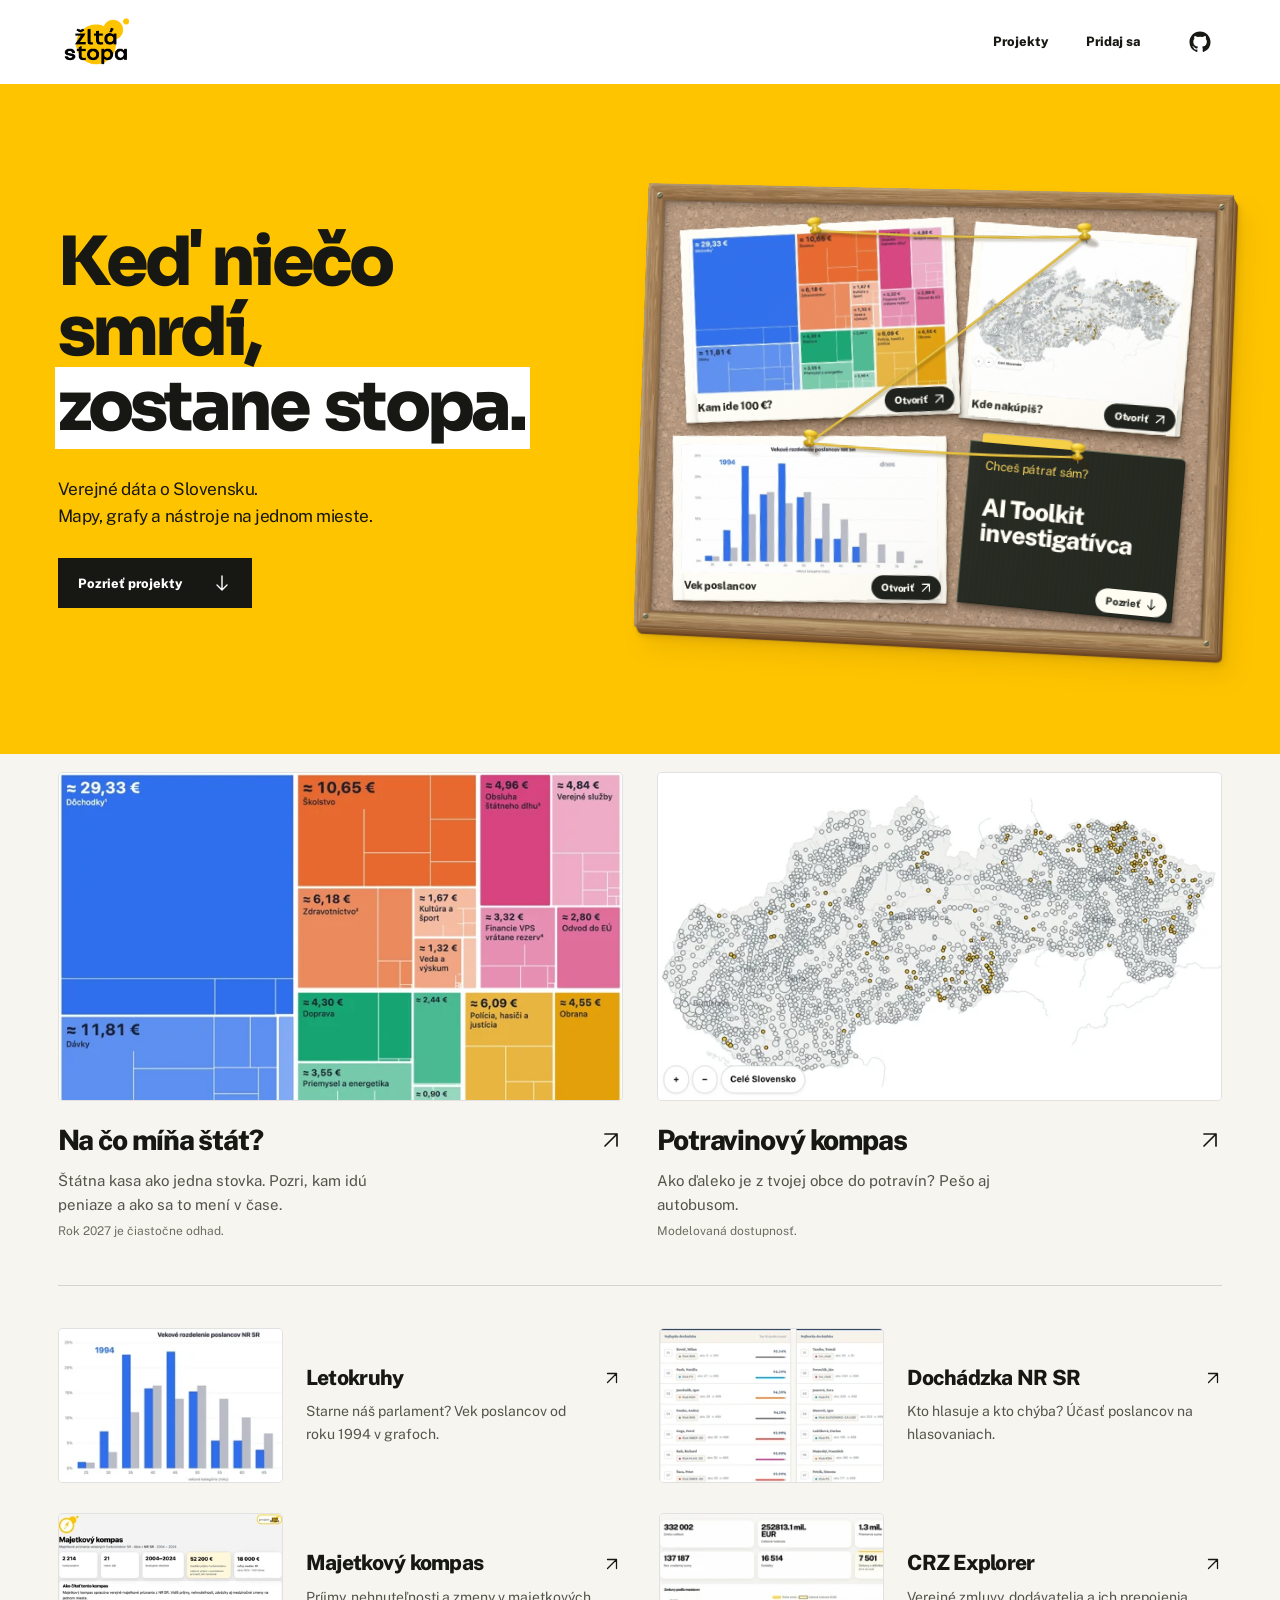
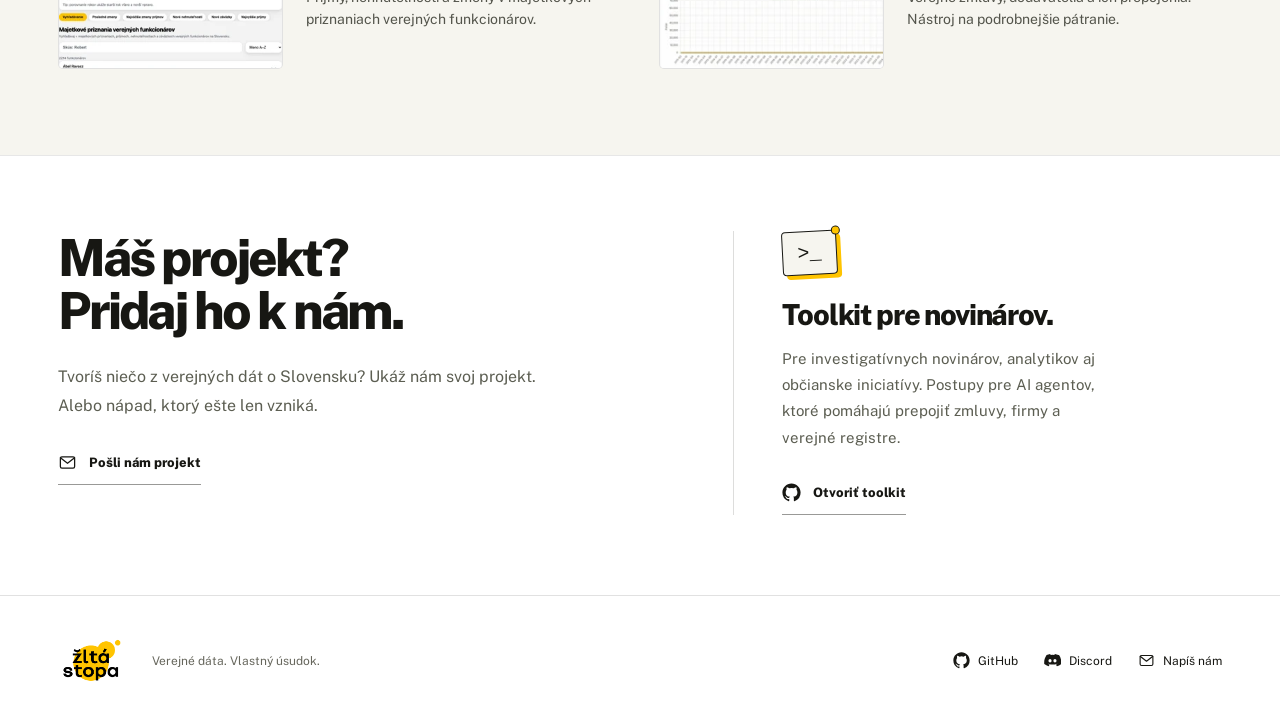
<file: index.html>
<!doctype html>
<html lang="sk">
<head>
  <meta charset="utf-8">
  <meta name="viewport" content="width=device-width,initial-scale=1">
  <meta name="color-scheme" content="light">
  <title>Žltá stopa · Slovensko v dátach</title>
  <meta name="description" content="Mapy, grafy a nástroje o Slovensku. Na jednom mieste. Preskúmaj štátny rozpočet, dostupnosť potravín, parlament aj verejné zmluvy.">
  <link rel="canonical" href="https://zltastopa.sk/">
  <meta property="og:type" content="website">
  <meta property="og:locale" content="sk_SK">
  <meta property="og:title" content="Žltá stopa · Slovensko v dátach">
  <meta property="og:description" content="Keď niečo smrdí, zostane stopa. Mapy, grafy a nástroje o Slovensku. Na jednom mieste.">
  <meta property="og:url" content="https://zltastopa.sk/">
  <meta property="og:image" content="https://zltastopa.sk/assets/home/social.jpg?v=7d6ae8c7f9">
  <meta name="twitter:card" content="summary_large_image">
  <link rel="icon" href="favicon.png" type="image/png">
  <link rel="apple-touch-icon" href="apple-touch-icon.png">
  <link rel="preload" href="assets/home/sora-extrabold.ttf" as="font" type="font/ttf" crossorigin>
  <link rel="stylesheet" href="assets/home/tokens.css?v=7d6ae8c7f9">
  <link rel="stylesheet" href="assets/home/home.css?v=7d6ae8c7f9">
  <script src="assets/home/home.js?v=7d6ae8c7f9" defer></script>
</head>
<body>
  <a class="skip" href="#main">Preskočiť na obsah</a>
  <header class="site-header">
    <div class="shell header-inner">
      <a class="brand" href="#top" aria-label="Žltá stopa, domov"><img src="assets/home/logo.png" alt="Žltá stopa" width="76" height="70"></a>
      <nav aria-label="Hlavná navigácia"><a href="#projekty">Projekty</a><a href="#o-projekte">Pridaj sa</a><a class="nav-github" href="https://github.com/zltastopa" aria-label="Žltá stopa na GitHube" title="GitHub"><svg class="social-icon icon-github" aria-hidden="true"><use href="assets/home/icons.svg?v=7d6ae8c7f9#github"></use></svg></a></nav>
    </div>
  </header>
  <main id="main">
    <section class="hero" id="top" aria-labelledby="hero-title">
      <div class="shell hero-inner">
        <div class="hero-copy">
          <h1 id="hero-title"><span class="hero-line">Keď<span class="word-space"> </span>niečo</span>
            <span class="hero-line">smrdí,</span>
            <span class="hero-line highlight">zostane stopa.</span></h1>
          <p>Verejné dáta o Slovensku.<br>Mapy, grafy a nástroje na jednom mieste.</p>
          <a class="button button-dark" href="#projekty">Pozrieť projekty <svg viewBox="0 0 20 20" fill="none" aria-hidden="true"><path d="M10 3v14m-5-5 5 5 5-5"/></svg></a>
        </div>
        <div class="board-stage">
          <div class="noticeboard" aria-label="Nástenka projektov Žltej stopy">
            <span class="frame-rail frame-top" aria-hidden="true"></span><span class="frame-rail frame-right" aria-hidden="true"></span><span class="frame-rail frame-bottom" aria-hidden="true"></span><span class="frame-rail frame-left" aria-hidden="true"></span>
            <span class="board-screw screw-tl" aria-hidden="true"></span><span class="board-screw screw-tr" aria-hidden="true"></span><span class="board-screw screw-bl" aria-hidden="true"></span><span class="board-screw screw-br" aria-hidden="true"></span>
            <div class="board-content">
              <a class="board-paper board-budget" href="https://rozpocet.zltastopa.sk/" aria-label="Otvoriť projekt: Na čo míňa štát?"><span class="pin-anchor" aria-hidden="true"></span><div class="paper-image"><img src="assets/home/budget.webp" srcset="assets/home/responsive/budget-320.webp 320w, assets/home/responsive/budget-640.webp 640w, assets/home/responsive/budget-1280.webp 1280w, assets/home/budget.webp 1828w" sizes="(max-width:760px) 45vw, 320px" alt="Farebná mapa štátneho rozpočtu rozdeleného na 100 eur" width="1828" height="1134" loading="eager" decoding="async"></div><span class="paper-caption"><span>Kam ide 100 €?</span><span class="paper-action" aria-hidden="true"><span class="paper-action-label">Otvoriť</span><svg viewBox="0 0 20 20" fill="none" aria-hidden="true"><path d="M5 15 15 5M5 5h10v10"/></svg></span></span></a>
<a class="board-paper board-food" href="https://potravinova-dostupnost.zltastopa.sk/" aria-label="Otvoriť projekt: Potravinový kompas"><span class="pin-anchor" aria-hidden="true"></span><div class="paper-image"><img src="assets/home/food.webp" srcset="assets/home/responsive/food-320.webp 320w, assets/home/responsive/food-640.webp 640w, assets/home/responsive/food-1280.webp 1280w, assets/home/food.webp 1576w" sizes="(max-width:760px) 45vw, 320px" alt="Mapa dostupnosti potravín v slovenských obciach" width="1576" height="920" loading="eager" decoding="async"></div><span class="paper-caption"><span>Kde nakúpiš?</span><span class="paper-action" aria-hidden="true"><span class="paper-action-label">Otvoriť</span><svg viewBox="0 0 20 20" fill="none" aria-hidden="true"><path d="M5 15 15 5M5 5h10v10"/></svg></span></span></a>
<a class="board-paper board-rings" href="https://letokruhy.zltastopa.sk/" aria-label="Otvoriť projekt: Letokruhy"><span class="pin-anchor" aria-hidden="true"></span><div class="paper-image"><img src="assets/home/rings.webp" srcset="assets/home/responsive/rings-320.webp 320w, assets/home/responsive/rings-640.webp 640w, assets/home/responsive/rings-1280.webp 1280w, assets/home/rings.webp 1748w" sizes="(max-width:760px) 45vw, 320px" alt="Graf porovnávajúci vek poslancov naprieč volebnými obdobiami" width="1748" height="928" loading="eager" decoding="async"></div><span class="paper-caption"><span>Vek poslancov</span><span class="paper-action" aria-hidden="true"><span class="paper-action-label">Otvoriť</span><svg viewBox="0 0 20 20" fill="none" aria-hidden="true"><path d="M5 15 15 5M5 5h10v10"/></svg></span></span></a>
              <a class="board-toolkit" href="#toolkit" aria-label="Chceš pátrať sám? AI Toolkit investigatívca">
                <span class="pin-anchor" aria-hidden="true"></span>
                <span class="dossier-top">Chceš pátrať sám?</span>
                <strong class="dossier-title">AI Toolkit<br>investigatívca</strong>
                <span class="dossier-bottom"><span class="paper-action" aria-hidden="true"><span class="paper-action-label">Pozrieť</span><svg viewBox="0 0 20 20" fill="none" aria-hidden="true"><path d="M10 3v14m-5-5 5 5 5-5"/></svg></span></span>
              </a>
              <svg class="board-overlay" viewBox="0 0 1000 750" preserveAspectRatio="none" aria-hidden="true" xmlns="http://www.w3.org/2000/svg">
  <defs>
    <radialGradient id="board-pin-cap" cx="29%" cy="20%" r="85%"><stop offset="0" stop-color="#fff6a4"/><stop offset=".19" stop-color="#ffe268"/><stop offset=".58" stop-color="#f5ce2f"/><stop offset=".86" stop-color="#d9af20"/><stop offset="1" stop-color="#aa8417"/></radialGradient>
    <linearGradient id="board-pin-neck"><stop stop-color="#a58b20"/><stop offset=".3" stop-color="#e3bc29"/><stop offset=".47" stop-color="#ffe677"/><stop offset=".7" stop-color="#d8ae22"/><stop offset="1" stop-color="#ad8b1a"/></linearGradient>
    <linearGradient id="board-pin-foot" x2="0" y2="1"><stop stop-color="#ffdd45"/><stop offset=".65" stop-color="#dba20b"/><stop offset="1" stop-color="#865604"/></linearGradient>
    <linearGradient id="board-pin-steel"><stop stop-color="#524f43"/><stop offset=".48" stop-color="#e8e8d4"/><stop offset=".65" stop-color="#929384"/><stop offset="1" stop-color="#3f413b"/></linearGradient>
    <filter id="board-pin-shadow" x="-80%" y="-180%" width="300%" height="500%"><feGaussianBlur stdDeviation="1.3"/></filter>
    <filter id="board-thread-shadow" x="-10%" y="-20%" width="130%" height="150%"><feGaussianBlur stdDeviation=".8"/></filter>
    <g id="board-pushpin">
      <ellipse cx="4.8" cy="4.5" rx="10.2" ry="4.1" fill="#34200a" opacity=".3" transform="rotate(22 4.8 4.5)" filter="url(#board-pin-shadow)"/>
      <path d="M0 -1 1.6 4.6" stroke="url(#board-pin-steel)" stroke-width="1.4" stroke-linecap="round"/>
      <ellipse cx=".7" cy=".7" rx="6.1" ry="2.5" fill="#4a310b" opacity=".23"/>
      <ellipse cy="-1.8" rx="6.1" ry="3.2" fill="url(#board-pin-foot)" stroke="#8e6207" stroke-width=".4"/>
      <ellipse cy="-2.6" rx="5.2" ry="2.2" fill="#eeb71b"/>
      <path d="M-3.7 -11C-1.6 -8.2-1.6 -6.1-4.4 -3.2C-2.4 -1.1 2.7 -1.1 4.9 -3.2C1.7 -6.1 1.5 -8.3 3.5 -11Z" fill="url(#board-pin-neck)" stroke="#c08a0c" stroke-width=".35"/>
      <path d="M-4.6 -3.4C-2.5 -1.2 2.5 -.8 4.5 -2.9" fill="none" stroke="#9c7b15" stroke-width="1.8" stroke-linecap="round"/>
      <path d="M-4.6 -3.65C-2.5 -1.45 2.5 -1.05 4.5 -3.15" fill="none" stroke="#ecd150" stroke-width="1.05" stroke-linecap="round"/>
      <path d="M-7.5 -13.3V-10.2C-7.5 -5.6 7.5 -5.6 7.5 -10.2V-13.3Z" fill="url(#board-pin-neck)" stroke="#b39621" stroke-width=".35"/>
      <ellipse cy="-13.3" rx="7.5" ry="3.65" fill="url(#board-pin-cap)" stroke="#c9ab32" stroke-width=".4"/>
      <path d="M-5.2 -14.5C-3.5 -16-.7 -16.1 1.1 -15.6" fill="none" stroke="#fff7b7" stroke-width=".6" stroke-linecap="round" opacity=".65"/>
    </g>
  </defs>
  <g class="thread-shadow" transform="translate(1.4 2.5)" filter="url(#board-thread-shadow)"><path data-thread="shadow"/></g>
  <g class="thread-cord"><path data-thread="edge"/><path data-thread="body"/><path data-thread="fiber"/><path data-thread="twist"/></g>
  <g class="pin-knots"></g>
  <g class="board-pins"></g>
</svg>

            </div>
          </div>
        </div>
      </div>
    </section>
    <section class="projects shell" id="projekty" aria-labelledby="projects-title">
      <span id="projects" class="anchor-alias" aria-hidden="true"></span><div class="section-head"><h2 id="projects-title">Slovensko v dátach.</h2></div>
      <div class="featured-grid"><article class="project-card project-featured"><a href="https://rozpocet.zltastopa.sk/" class="project-link"><div class="project-image"><img src="assets/home/budget.webp" srcset="assets/home/responsive/budget-320.webp 320w, assets/home/responsive/budget-640.webp 640w, assets/home/responsive/budget-1280.webp 1280w, assets/home/budget.webp 1828w" sizes="(max-width:760px) 90vw, 640px" alt="Farebná mapa štátneho rozpočtu rozdeleného na 100 eur" width="1828" height="1134" loading="eager" decoding="async"></div><div class="project-copy"><h3>Na čo míňa štát?<svg viewBox="0 0 20 20" fill="none" aria-hidden="true"><path d="M5 15 15 5M5 5h10v10"/></svg></h3><p>Štátna kasa ako jedna stovka. Pozri, kam idú peniaze a ako sa to mení v čase.</p><p class="project-context">Rok 2027 je čiastočne odhad.</p></div></a></article>
<article class="project-card project-featured"><a href="https://potravinova-dostupnost.zltastopa.sk/" class="project-link"><div class="project-image"><img src="assets/home/food.webp" srcset="assets/home/responsive/food-320.webp 320w, assets/home/responsive/food-640.webp 640w, assets/home/responsive/food-1280.webp 1280w, assets/home/food.webp 1576w" sizes="(max-width:760px) 90vw, 640px" alt="Mapa dostupnosti potravín v slovenských obciach" width="1576" height="920" loading="eager" decoding="async"></div><div class="project-copy"><h3>Potravinový kompas<svg viewBox="0 0 20 20" fill="none" aria-hidden="true"><path d="M5 15 15 5M5 5h10v10"/></svg></h3><p>Ako ďaleko je z tvojej obce do potravín? Pešo aj autobusom.</p><p class="project-context">Modelovaná dostupnosť.</p></div></a></article></div>
      <div class="more-grid"><article class="project-card project-compact"><a href="https://letokruhy.zltastopa.sk/" class="project-link"><div class="project-image"><img src="assets/home/rings.webp" srcset="assets/home/responsive/rings-320.webp 320w, assets/home/responsive/rings-640.webp 640w, assets/home/responsive/rings-1280.webp 1280w, assets/home/rings.webp 1748w" sizes="(max-width:760px) 34vw, 250px" alt="Graf porovnávajúci vek poslancov naprieč volebnými obdobiami" width="1748" height="928" loading="lazy" decoding="async"></div><div class="project-copy"><h3>Letokruhy<svg viewBox="0 0 20 20" fill="none" aria-hidden="true"><path d="M5 15 15 5M5 5h10v10"/></svg></h3><p>Starne náš parlament? Vek poslancov od roku 1994 v grafoch.</p></div></a></article>
<article class="project-card project-compact"><a href="https://nrsr-dochadzka.zltastopa.sk/" class="project-link"><div class="project-image"><img src="assets/home/attendance.webp" srcset="assets/home/responsive/attendance-320.webp 320w, assets/home/responsive/attendance-640.webp 640w, assets/home/responsive/attendance-1280.webp 1280w, assets/home/attendance.webp 2264w" sizes="(max-width:760px) 34vw, 250px" alt="Prehľad účasti poslancov na hlasovaniach Národnej rady" width="2264" height="1300" loading="lazy" decoding="async"></div><div class="project-copy"><h3>Dochádzka NR SR<svg viewBox="0 0 20 20" fill="none" aria-hidden="true"><path d="M5 15 15 5M5 5h10v10"/></svg></h3><p>Kto hlasuje a kto chýba? Účasť poslancov na hlasovaniach.</p></div></a></article>
<article class="project-card project-compact"><a href="https://kompas.zltastopa.sk/" class="project-link"><div class="project-image"><img src="assets/home/compass.webp" srcset="assets/home/responsive/compass-320.webp 320w, assets/home/responsive/compass-640.webp 640w, assets/home/responsive/compass-1280.webp 1280w, assets/home/compass.webp 1920w" sizes="(max-width:760px) 34vw, 250px" alt="Vyhľadávanie v majetkových priznaniach verejných funkcionárov" width="1920" height="1600" loading="lazy" decoding="async"></div><div class="project-copy"><h3>Majetkový kompas<svg viewBox="0 0 20 20" fill="none" aria-hidden="true"><path d="M5 15 15 5M5 5h10v10"/></svg></h3><p>Príjmy, nehnuteľnosti a zmeny v majetkových priznaniach verejných funkcionárov.</p></div></a></article>
<article class="project-card project-compact"><a href="https://zmluvy.zltastopa.sk/" class="project-link"><div class="project-image"><img src="assets/home/contracts.webp" srcset="assets/home/responsive/contracts-320.webp 320w, assets/home/responsive/contracts-640.webp 640w, assets/home/responsive/contracts-1280.webp 1280w, assets/home/contracts.webp 2752w" sizes="(max-width:760px) 34vw, 250px" alt="Vyhľadávanie a prehľady verejných zmlúv v CRZ" width="2752" height="1460" loading="lazy" decoding="async"></div><div class="project-copy"><h3>CRZ Explorer<svg viewBox="0 0 20 20" fill="none" aria-hidden="true"><path d="M5 15 15 5M5 5h10v10"/></svg></h3><p>Verejné zmluvy, dodávatelia a ich prepojenia. Nástroj na podrobnejšie pátranie.</p></div></a></article></div>
    </section>
    <section class="about" id="o-projekte" aria-labelledby="about-title">
      <div class="shell about-inner">
        <div class="about-copy"><h2 id="about-title">Máš projekt?<br>Pridaj ho k nám.</h2><p>Tvoríš niečo z verejných dát o Slovensku? Ukáž nám svoj projekt. Alebo nápad, ktorý ešte len vzniká.</p><a class="text-link" href="mailto:hello@zltastopa.sk"><svg class="social-icon icon-mail" aria-hidden="true"><use href="assets/home/icons.svg?v=7d6ae8c7f9#mail"></use></svg> Pošli nám projekt</a></div>
        <div class="toolkit" id="toolkit"><span id="steps" class="anchor-alias" aria-hidden="true"></span><div class="toolkit-symbol" aria-hidden="true"><span>&gt;_</span><i></i></div><h3>Toolkit pre novinárov.</h3><p>Pre investigatívnych novinárov, analytikov aj občianske iniciatívy. Postupy pre AI agentov, ktoré pomáhajú prepojiť zmluvy, firmy a verejné registre.</p><a class="text-link" href="https://github.com/zltastopa/zltastopa"><svg class="social-icon icon-github" aria-hidden="true"><use href="assets/home/icons.svg?v=7d6ae8c7f9#github"></use></svg> Otvoriť toolkit</a></div>
      </div>
    </section>
  </main>
  <footer class="site-footer"><div class="shell footer-inner"><a class="brand" href="#top" aria-label="Žltá stopa, späť hore"><img src="assets/home/logo.png" alt="Žltá stopa" width="70" height="64" loading="lazy"></a><p>Verejné dáta. Vlastný úsudok.</p><nav aria-label="Kontakt"><a href="https://github.com/zltastopa"><svg class="social-icon icon-github" aria-hidden="true"><use href="assets/home/icons.svg?v=7d6ae8c7f9#github"></use></svg> GitHub</a><a href="https://discord.gg/3rMUDFeFz7"><svg class="social-icon icon-discord" aria-hidden="true"><use href="assets/home/icons.svg?v=7d6ae8c7f9#discord"></use></svg> Discord</a><a href="mailto:hello@zltastopa.sk"><svg class="social-icon icon-mail" aria-hidden="true"><use href="assets/home/icons.svg?v=7d6ae8c7f9#mail"></use></svg> Napíš nám</a></nav></div></footer>
</body>
</html>
</file>
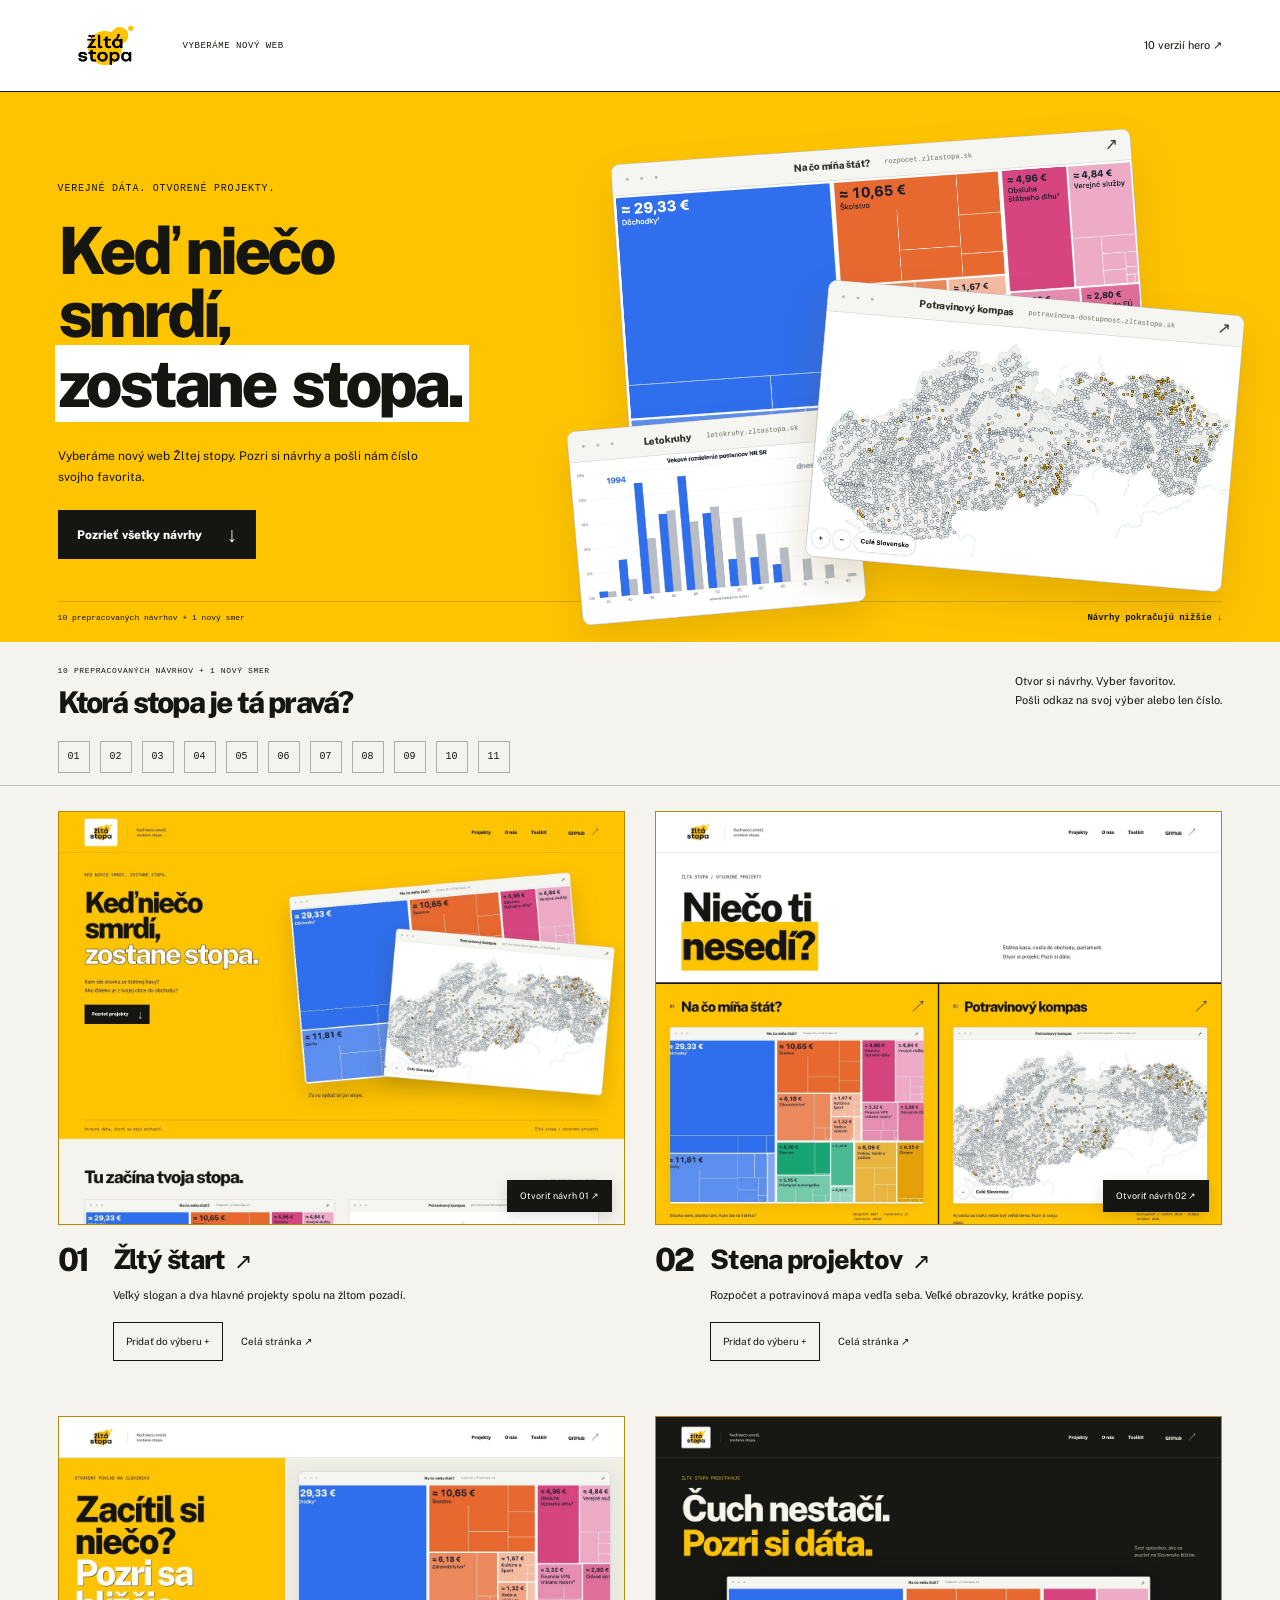
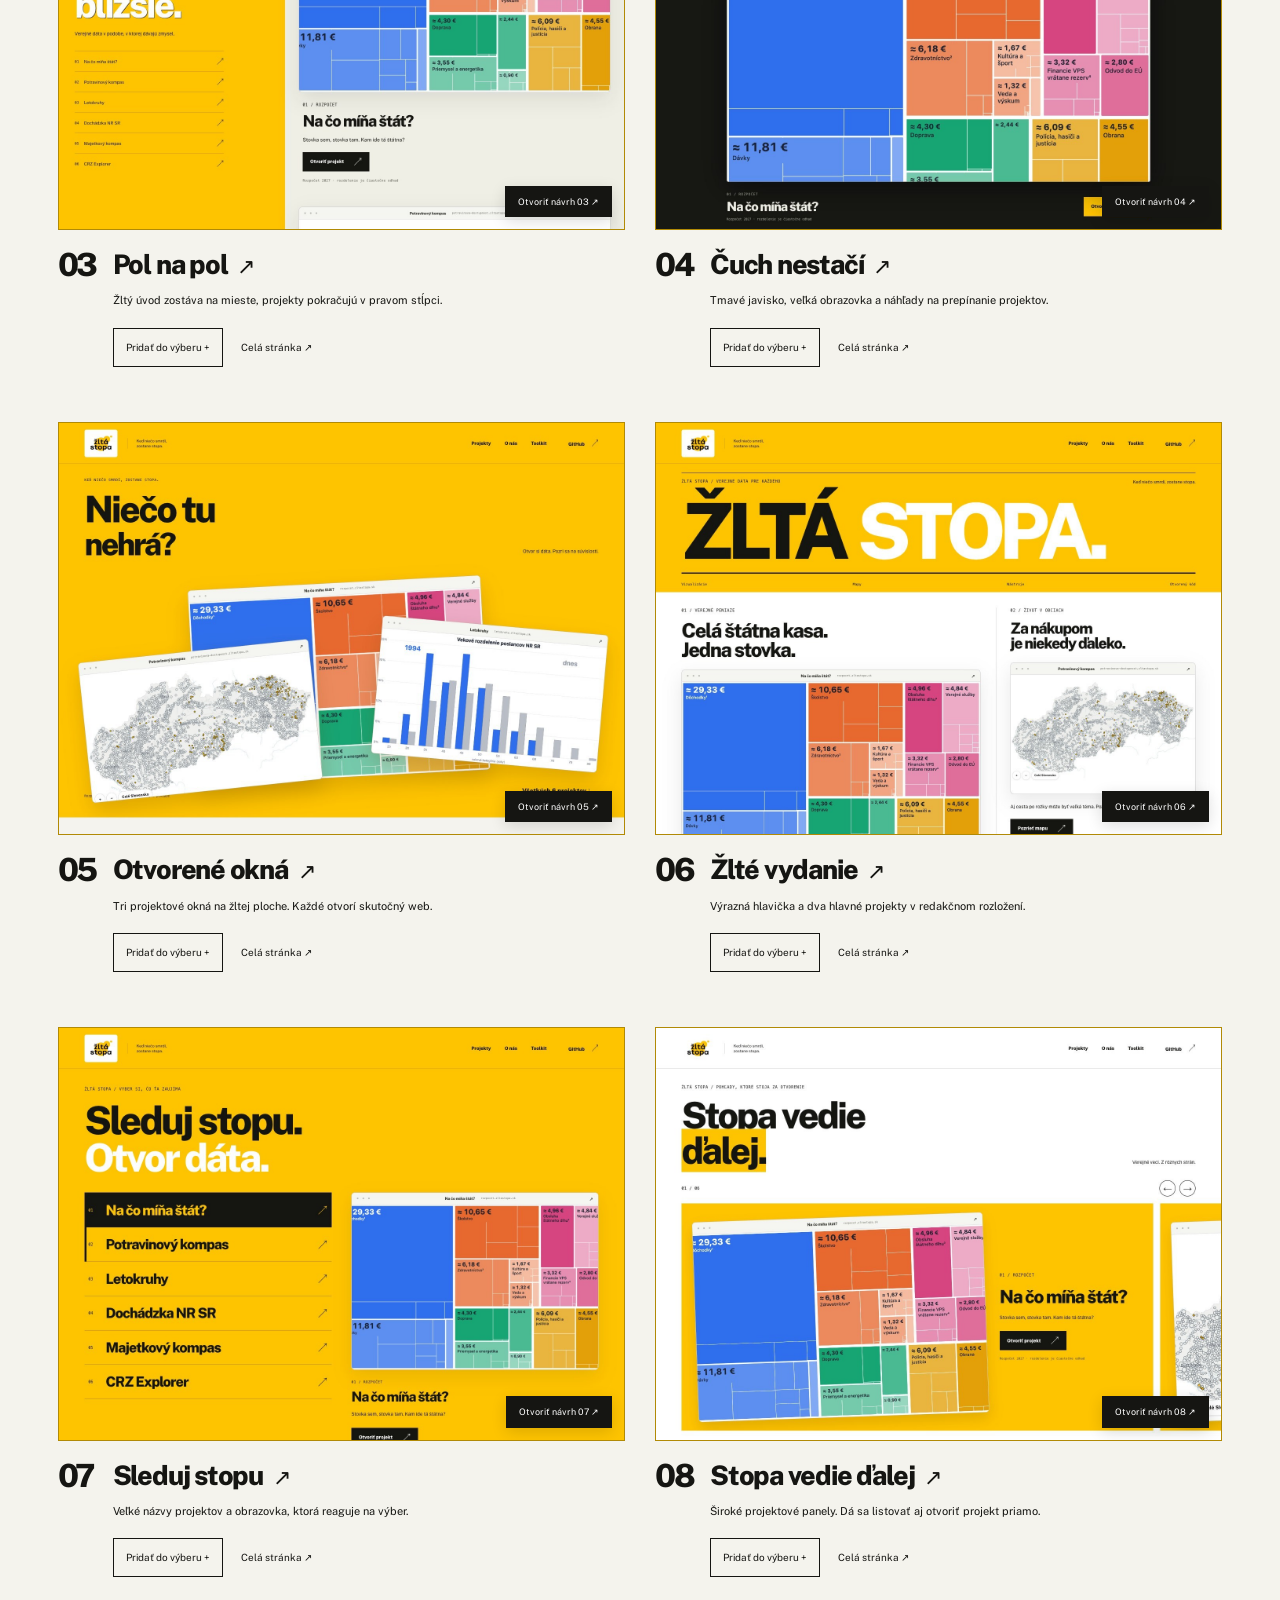
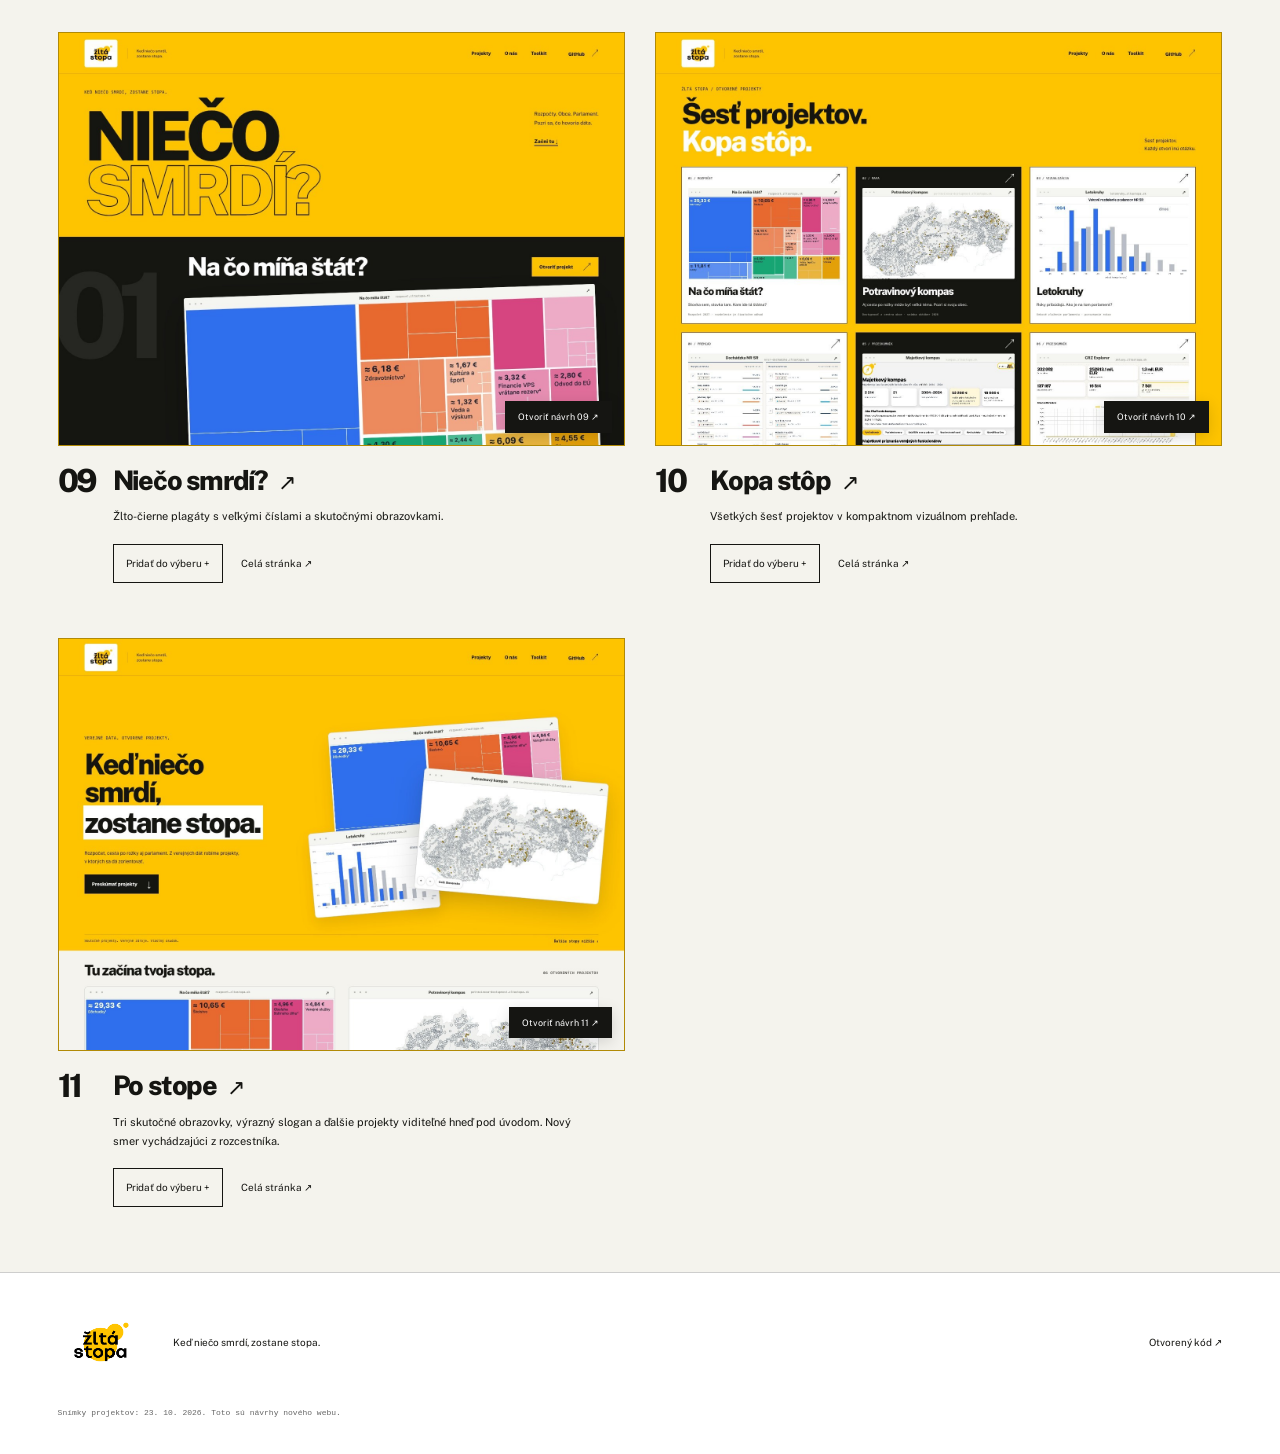
<file: navrhy/index.html>
<!doctype html><html lang="sk"><head><meta charset="utf-8"><meta name="viewport" content="width=device-width,initial-scale=1"><meta name="color-scheme" content="light"><meta name="description" content="Keď niečo smrdí, zostane stopa. Pomôž nám vybrať nový web Žltej stopy. Pozri si 11 návrhov a pošli svoj výber."><meta name="robots" content="noindex,follow"><meta property="og:title" content="Žltá stopa: ktorá stopa je tá pravá?"><meta property="og:description" content="Keď niečo smrdí, zostane stopa. Pozri si návrhy nového webu a vyber svojich favoritov."><meta property="og:type" content="website"><meta property="og:url" content="https://zltastopa.sk/navrhy/"><meta property="og:image" content="https://zltastopa.sk/navrhy/assets/social-preview.jpg"><meta name="twitter:card" content="summary_large_image"><title>Žltá stopa / ktorá stopa je tá pravá?</title><link rel="icon" href="assets/favicon.png"><link rel="stylesheet" href="concepts.css"><link rel="stylesheet" href="gallery.css"><link rel="stylesheet" href="assets/brand.css"><script type="module" src="gallery.js"></script></head><body class="study-gallery"><a class="skip" href="#directions">Preskočiť na návrhy</a><header class="study-header"><a href="https://zltastopa.sk" aria-label="Žltá stopa, aktuálny web"><img src="assets/logo.png" alt="Žltá stopa" width="75" height="60"></a><span>VYBERÁME NOVÝ WEB</span><a href="hero/">10 verzií hero ↗</a></header><main><div id="gallery-hero"></div><section class="comparison-intro"><div><span class="eyebrow">10 prepracovaných návrhov + 1 nový smer</span><h2>Ktorá stopa je tá pravá?</h2></div><p>Otvor si návrhy. Vyber favoritov.<br>Pošli odkaz na svoj výber alebo len číslo.</p></section><nav class="study-jump" aria-label="Prejsť na návrh"></nav><section class="selection-bar" hidden aria-label="Môj výber"><p id="selection-summary" aria-live="polite"></p><button type="button" id="copy-selection">Kopírovať výber ↗</button><button type="button" id="clear-selection">Zrušiť výber</button><span id="copy-status" role="status"></span><textarea id="share-fallback" readonly hidden aria-label="Odkaz na výber"></textarea></section><section class="study-grid" id="directions" aria-label="Návrhy nového webu"></section><footer class="study-footer"><a class="footer-logo" href="https://zltastopa.sk" aria-label="Žltá stopa"><img src="assets/logo.png" alt="Žltá stopa" width="74" height="64"></a><p>Keď niečo smrdí, zostane stopa.</p><a href="https://github.com/zltastopa" target="_blank" rel="noopener">Otvorený kód ↗</a><small>Snímky projektov: 23. 10. 2026. Toto sú návrhy nového webu.</small></footer></main></body></html>
</file>
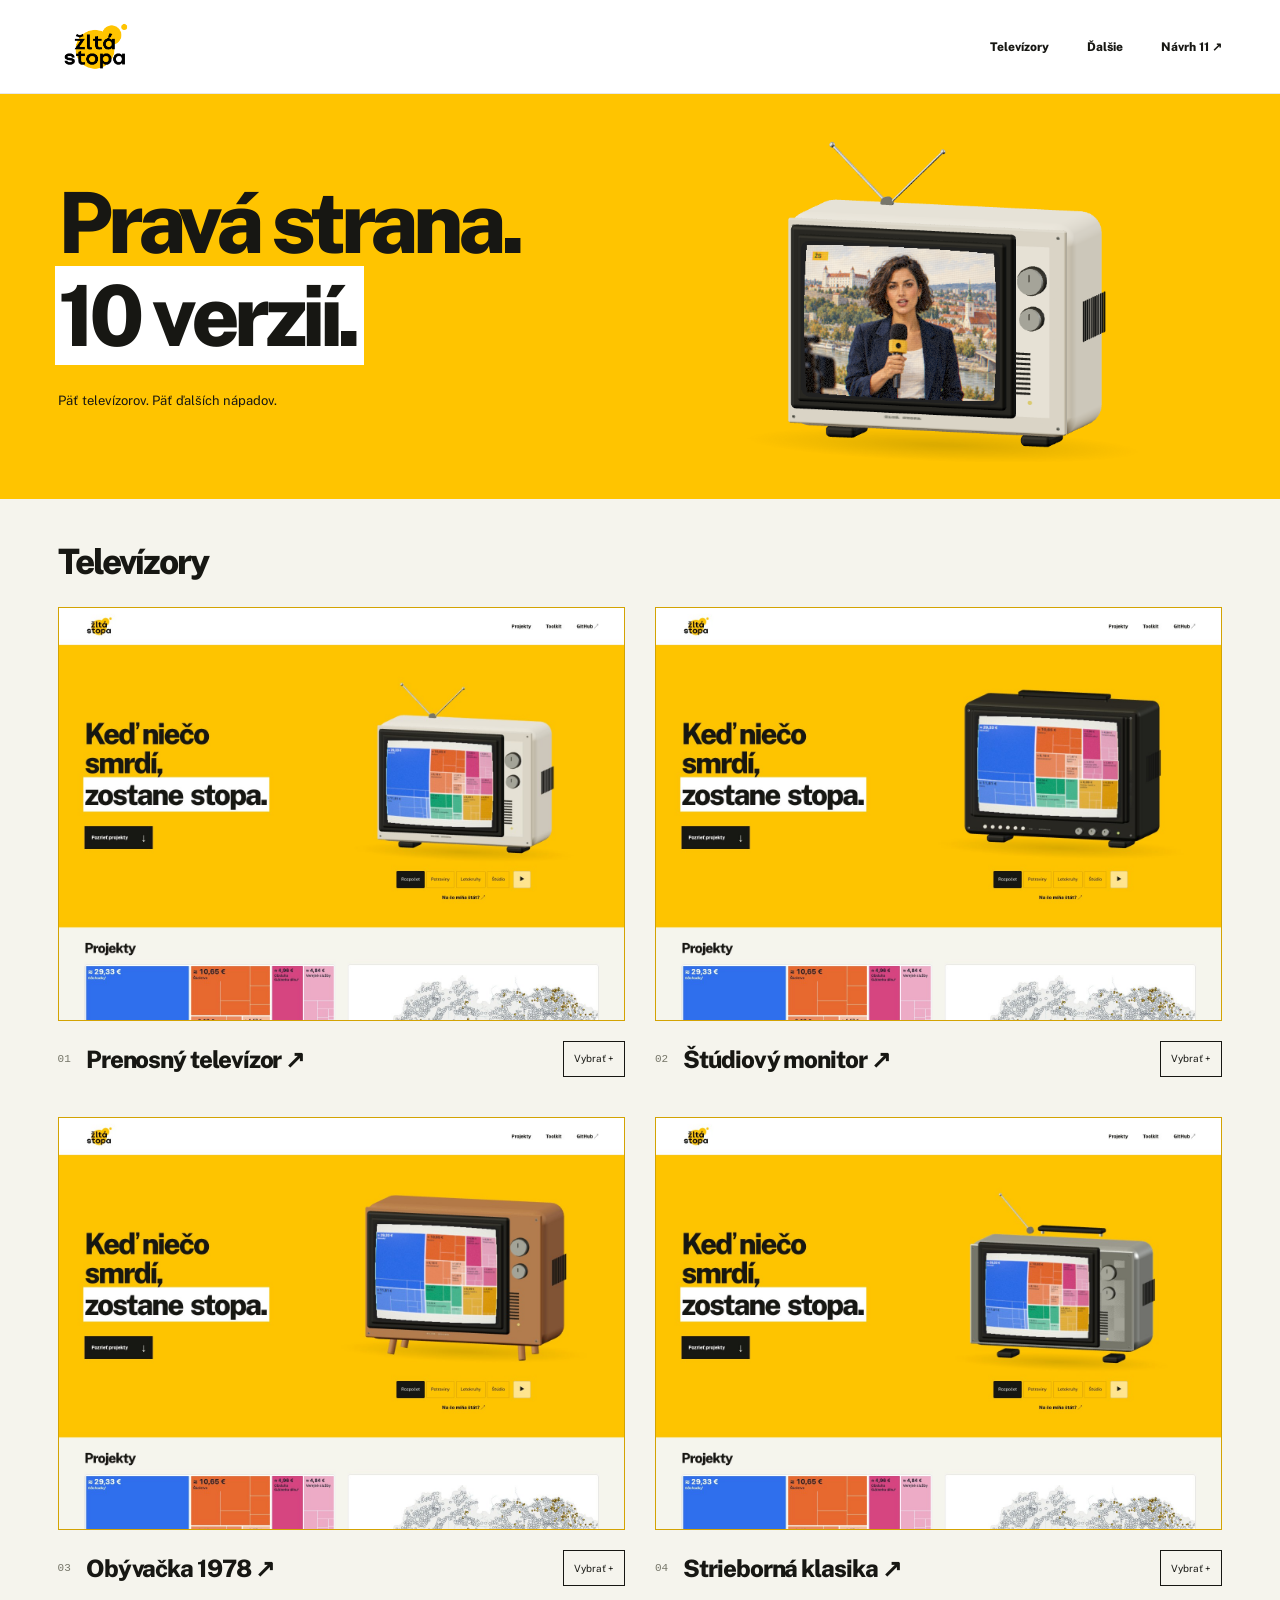
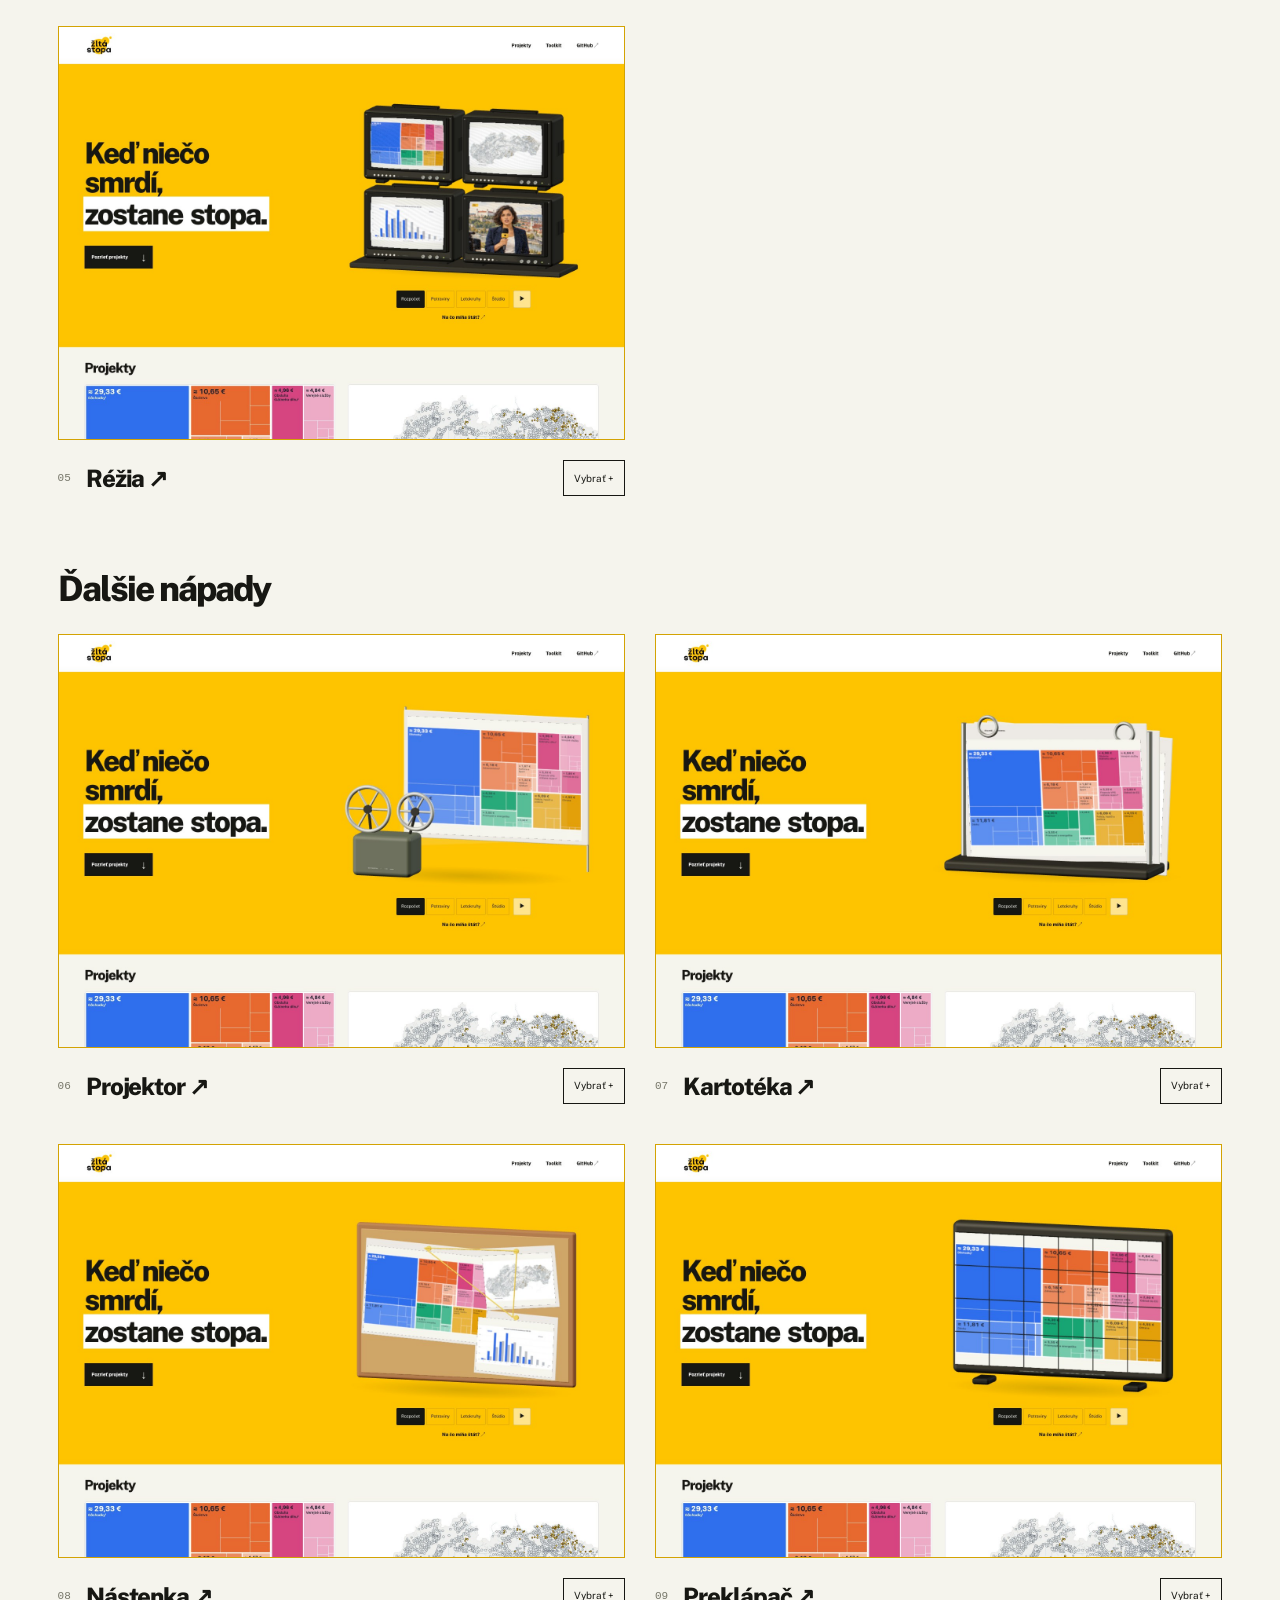
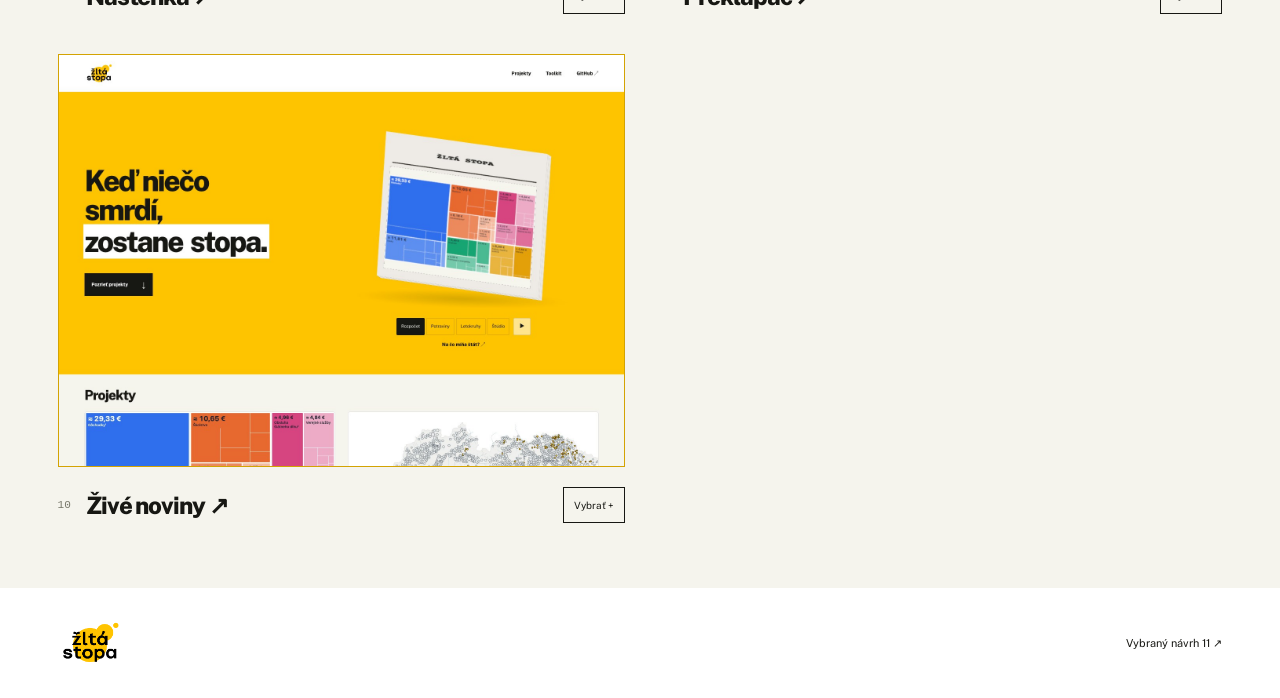
<file: navrhy/hero/index.html>
<!doctype html><html lang="sk"><head><meta charset="utf-8"><meta name="viewport" content="width=device-width,initial-scale=1"><meta name="robots" content="noindex,follow"><meta property="og:title" content="Žltá stopa / 10 verzií hero"><meta property="og:description" content="Päť televízorov. Päť ďalších nápadov."><meta property="og:image" content="https://zltastopa.sk/navrhy/hero/assets/overview.jpg"><title>Žltá stopa / 10 verzií hero</title><link rel="icon" href="../assets/favicon.png"><link rel="stylesheet" href="hero.css"><link rel="stylesheet" href="gallery.css"><script type="module" src="gallery.js"></script></head><body><header class="site-header"><a class="brand" href="https://zltastopa.sk" aria-label="Žltá stopa"><img src="../assets/logo.png" alt="Žltá stopa" width="75" height="68"></a><nav><a href="#tv">Televízory</a><a href="#other">Ďalšie</a><a href="../concept.html?v=11">Návrh 11 ↗</a></nav></header><main><section class="gallery-intro"><div><h1>Pravá strana.<br><em>10 verzií.</em></h1><p>Päť televízorov. Päť ďalších nápadov.</p></div><a href="concept.html?v=1" aria-label="Otvoriť prenosný televízor"><img src="assets/gallery-tv.png" alt="3D televízor s reportérkou" width="1000" height="800"></a></section><section class="selection" hidden aria-label="Môj výber"><p id="selection-summary" aria-live="polite"></p><button id="share-selection" type="button">Kopírovať výber ↗</button><button id="clear-selection" type="button">Zrušiť</button><span id="share-status" role="status"></span><input id="share-fallback" hidden readonly aria-label="Odkaz na výber"></section><section class="gallery-section" id="tv"><h2>Televízory</h2><div class="gallery-grid" id="tv-grid"></div></section><section class="gallery-section" id="other"><h2>Ďalšie nápady</h2><div class="gallery-grid" id="other-grid"></div></section></main><footer><a href="https://zltastopa.sk"><img src="../assets/logo.png" alt="Žltá stopa" width="65" height="60"></a><a href="../concept.html?v=11">Vybraný návrh 11 ↗</a></footer></body></html>
</file>
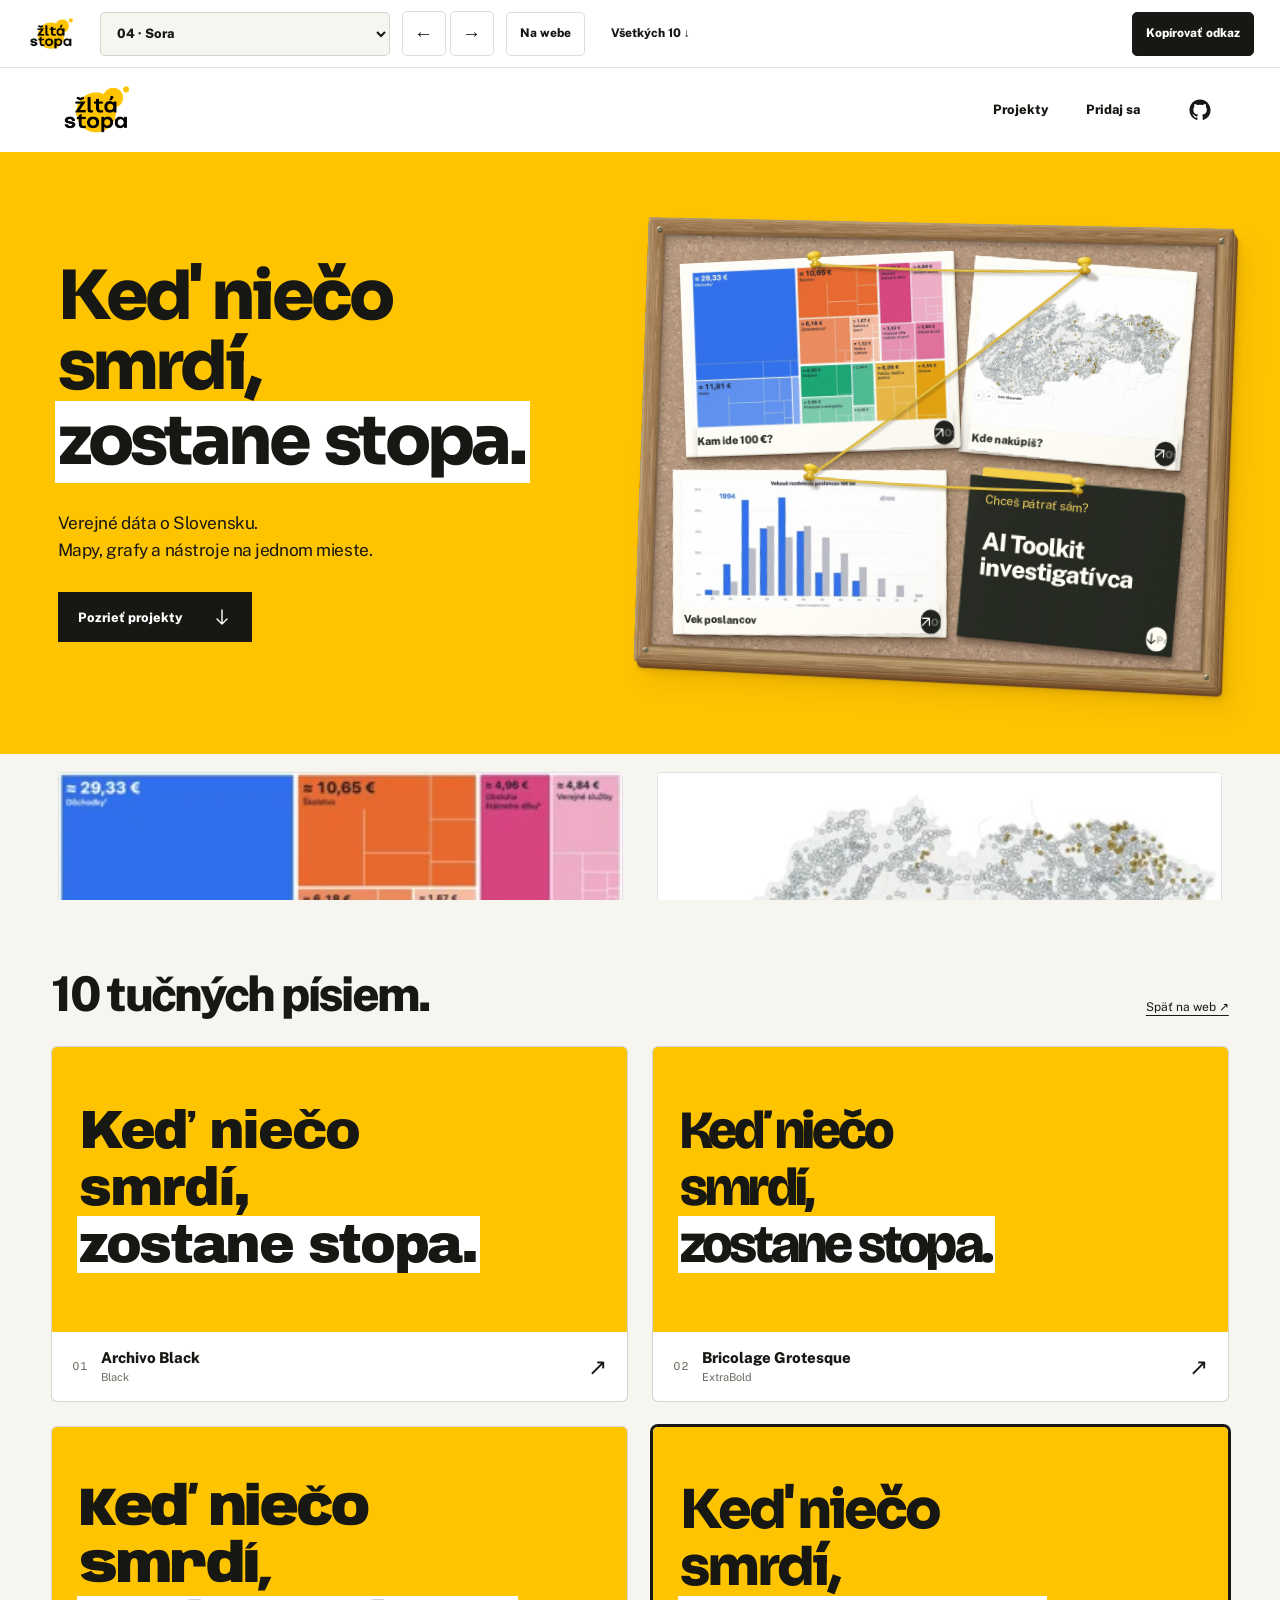
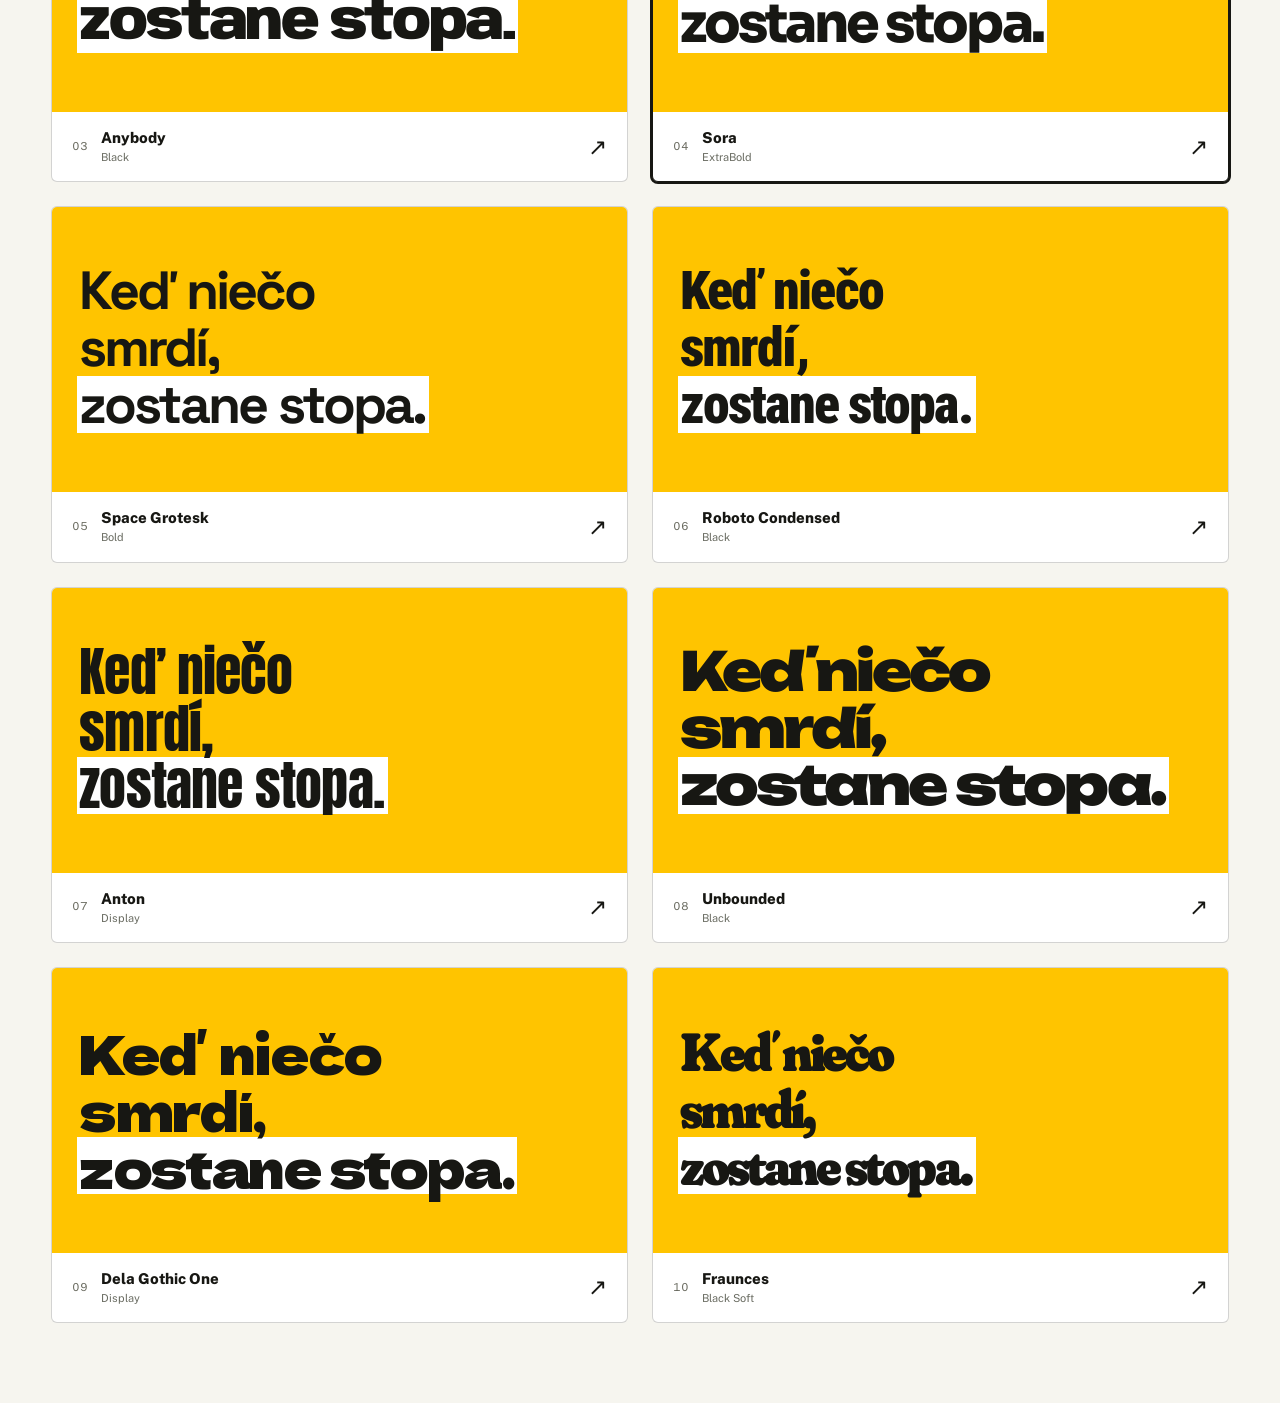
<file: navrhy/pismo/index.html>
<!doctype html>
<html lang="sk" data-preview-version="b18533adbe">
<head>
<meta charset="utf-8"><meta name="viewport" content="width=device-width,initial-scale=1"><meta name="color-scheme" content="light">
<title>10 tučných písiem · Žltá stopa</title>
<meta name="description" content="Desať výrazných písiem pre titulok Žltej stopy. Vyber si a pozri ich priamo na webe.">
<link rel="icon" href="../../favicon.png"><link rel="stylesheet" href="study.css?v=b18533adbe"><link rel="stylesheet" href="fonts.css?v=b18533adbe">
<script src="fonts.js?v=b18533adbe" defer></script><script src="study.js?v=b18533adbe" defer></script>
</head>
<body>
<header class="study-bar">
 <a class="study-brand" href="../../" aria-label="Žltá stopa, domov"><img src="../../assets/home/logo.png" width="50" height="46" alt="Žltá stopa"></a>
 <div class="font-picker"><label class="sr-only" for="font">Písmo titulku</label><select id="font"><option value="4">04 · Sora</option></select></div>
 <div class="stepper"><button type="button" id="prev" aria-label="Predchádzajúce písmo">←</button><button type="button" id="next" aria-label="Nasledujúce písmo">→</button></div>
 <button type="button" id="original" aria-pressed="false">Na webe</button>
 <a class="all-link" href="#vsetky">Všetkých 10 ↓</a>
 <button type="button" id="share">Kopírovať odkaz</button>
 <span class="sr-only" role="status" id="status"></span>
</header>
<div class="preview-wrap" aria-label="Ukážka písma na domovskej stránke"><iframe id="preview" title="Sora na domovskej stránke" src="preview.html?font=4&v=b18533adbe"></iframe></div>
<main id="vsetky" class="specimens"><div class="gallery-heading"><h1>10 tučných písiem.</h1><a href="../../">Späť na web ↗</a></div><div class="specimen-grid" id="specimens"></div></main>
<noscript><p class="no-js">Porovnanie písiem potrebuje JavaScript. <a href="../../">Otvoriť domovskú stránku.</a></p></noscript>
</body>
</html>
</file>
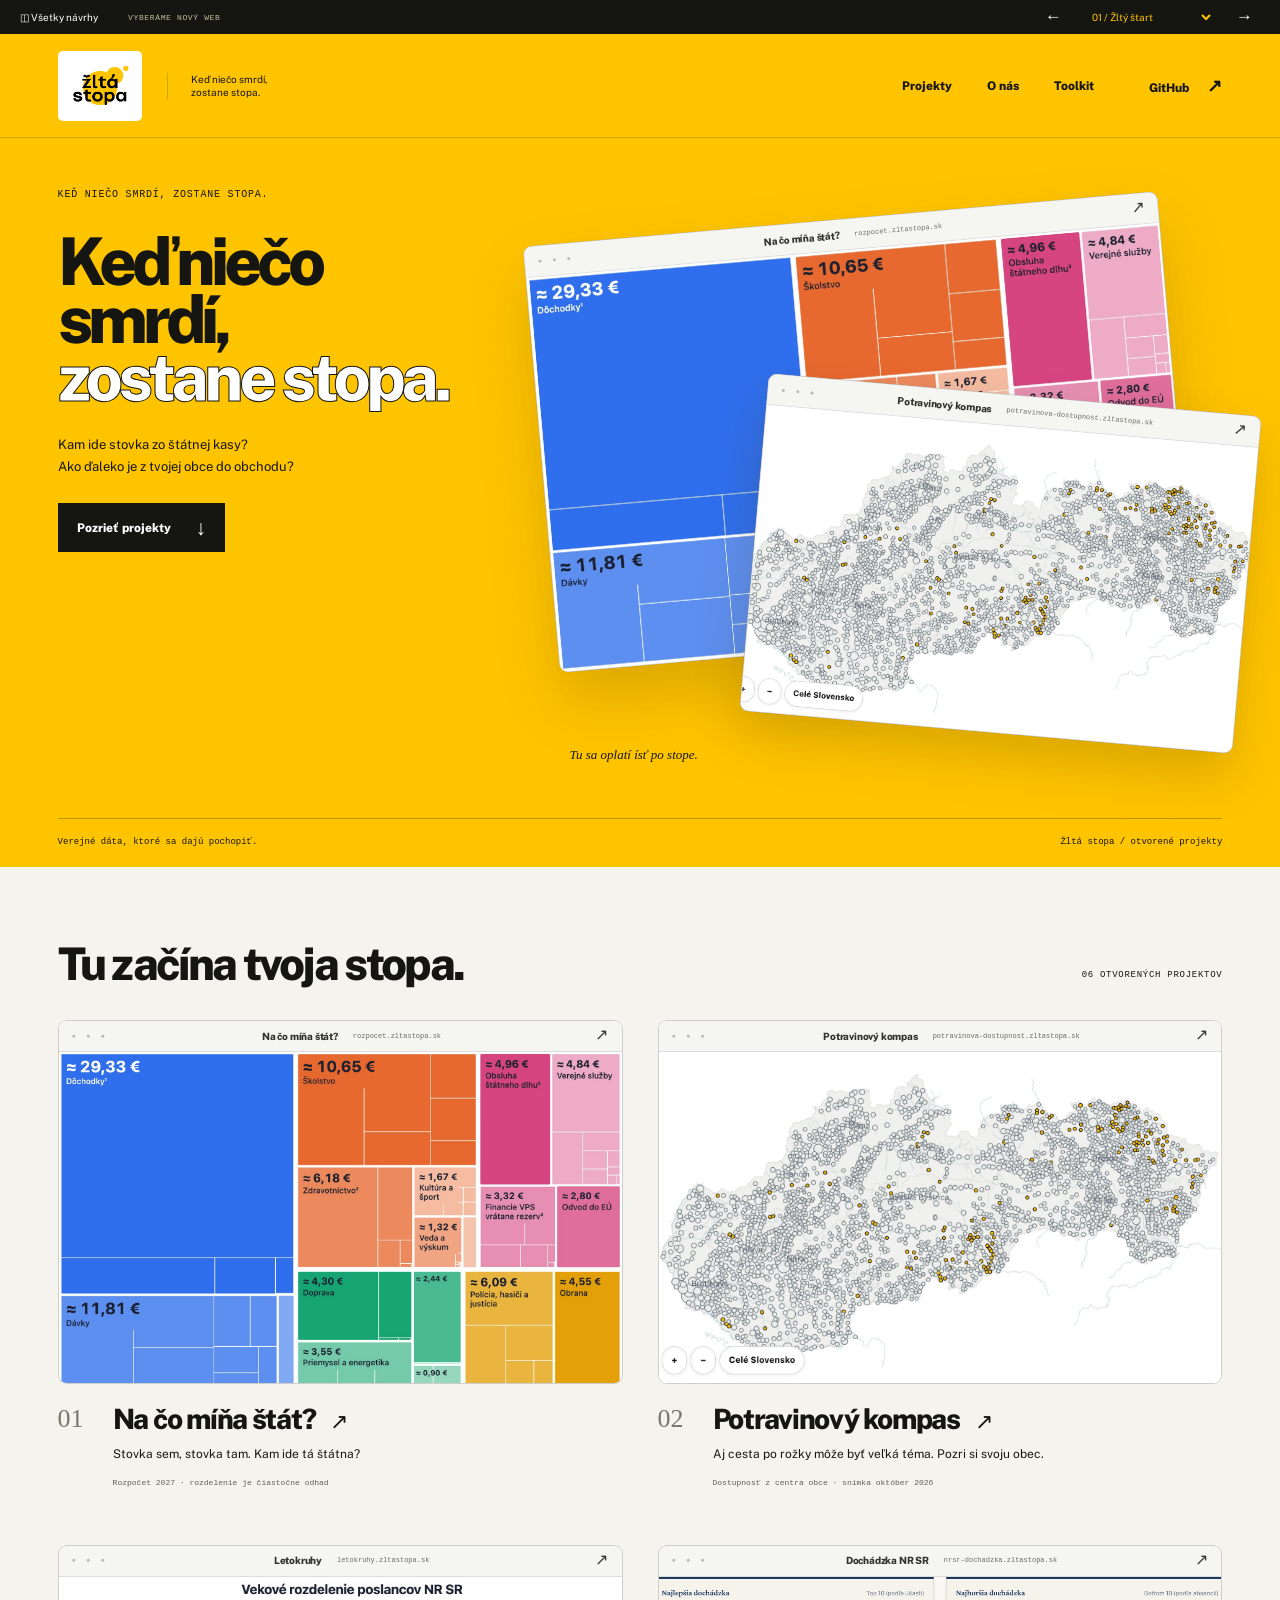
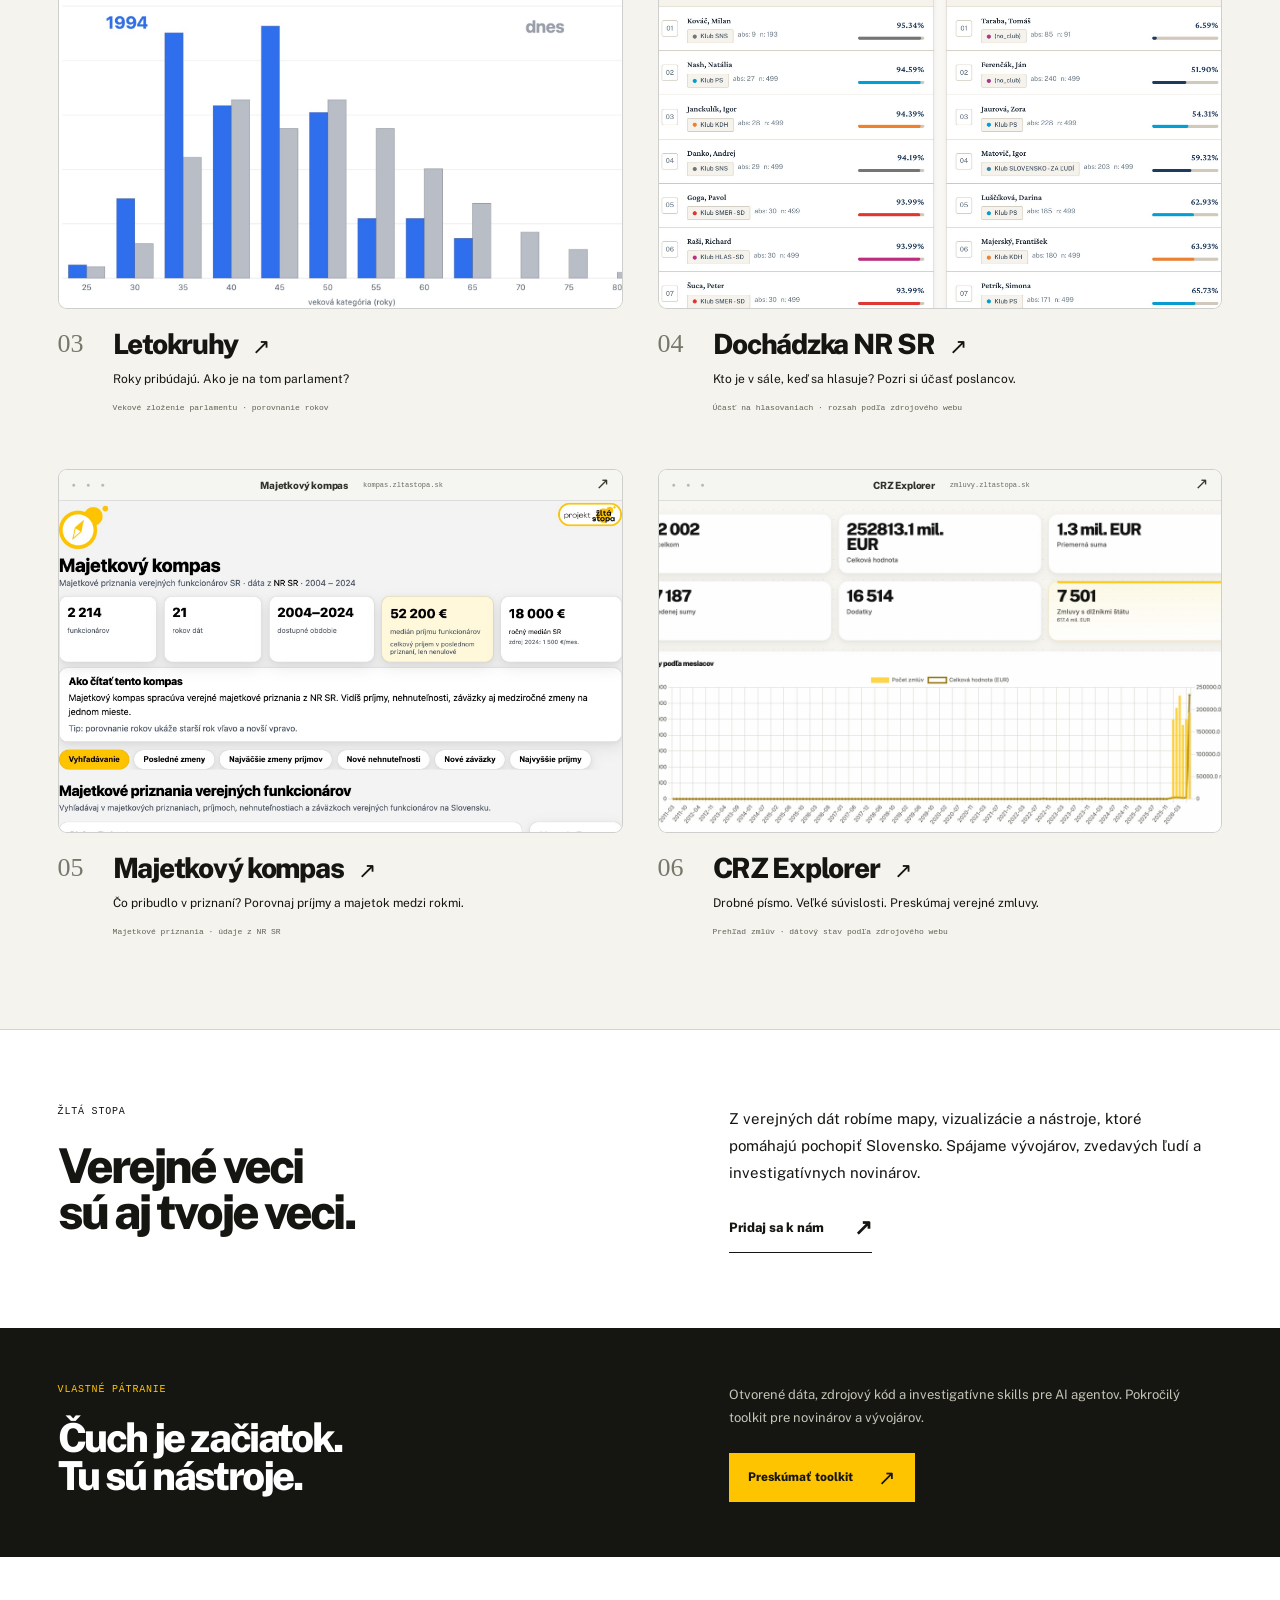
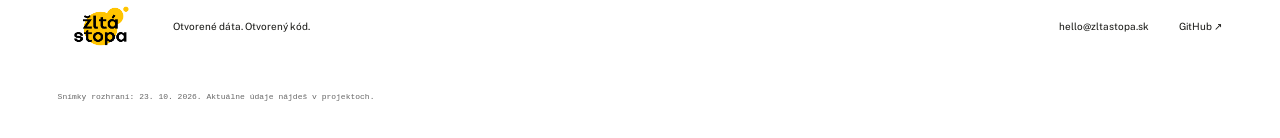
<file: navrhy/concept.html>
<!doctype html><html lang="sk"><head><meta charset="utf-8"><meta name="viewport" content="width=device-width,initial-scale=1"><meta name="color-scheme" content="light"><meta name="description" content="Keď niečo smrdí, zostane stopa. Návrhy nového webu Žltej stopy."><meta name="robots" content="noindex,follow"><title>Žltá stopa / návrhy nového webu</title><link rel="icon" href="assets/favicon.png"><link rel="stylesheet" href="concepts.css"><link rel="stylesheet" href="assets/brand.css"><link rel="stylesheet" href="selected.css"><script type="module" src="concept.js"></script></head><body><a class="skip" href="#main">Preskočiť na obsah</a><div id="app"></div></body></html>
</file>
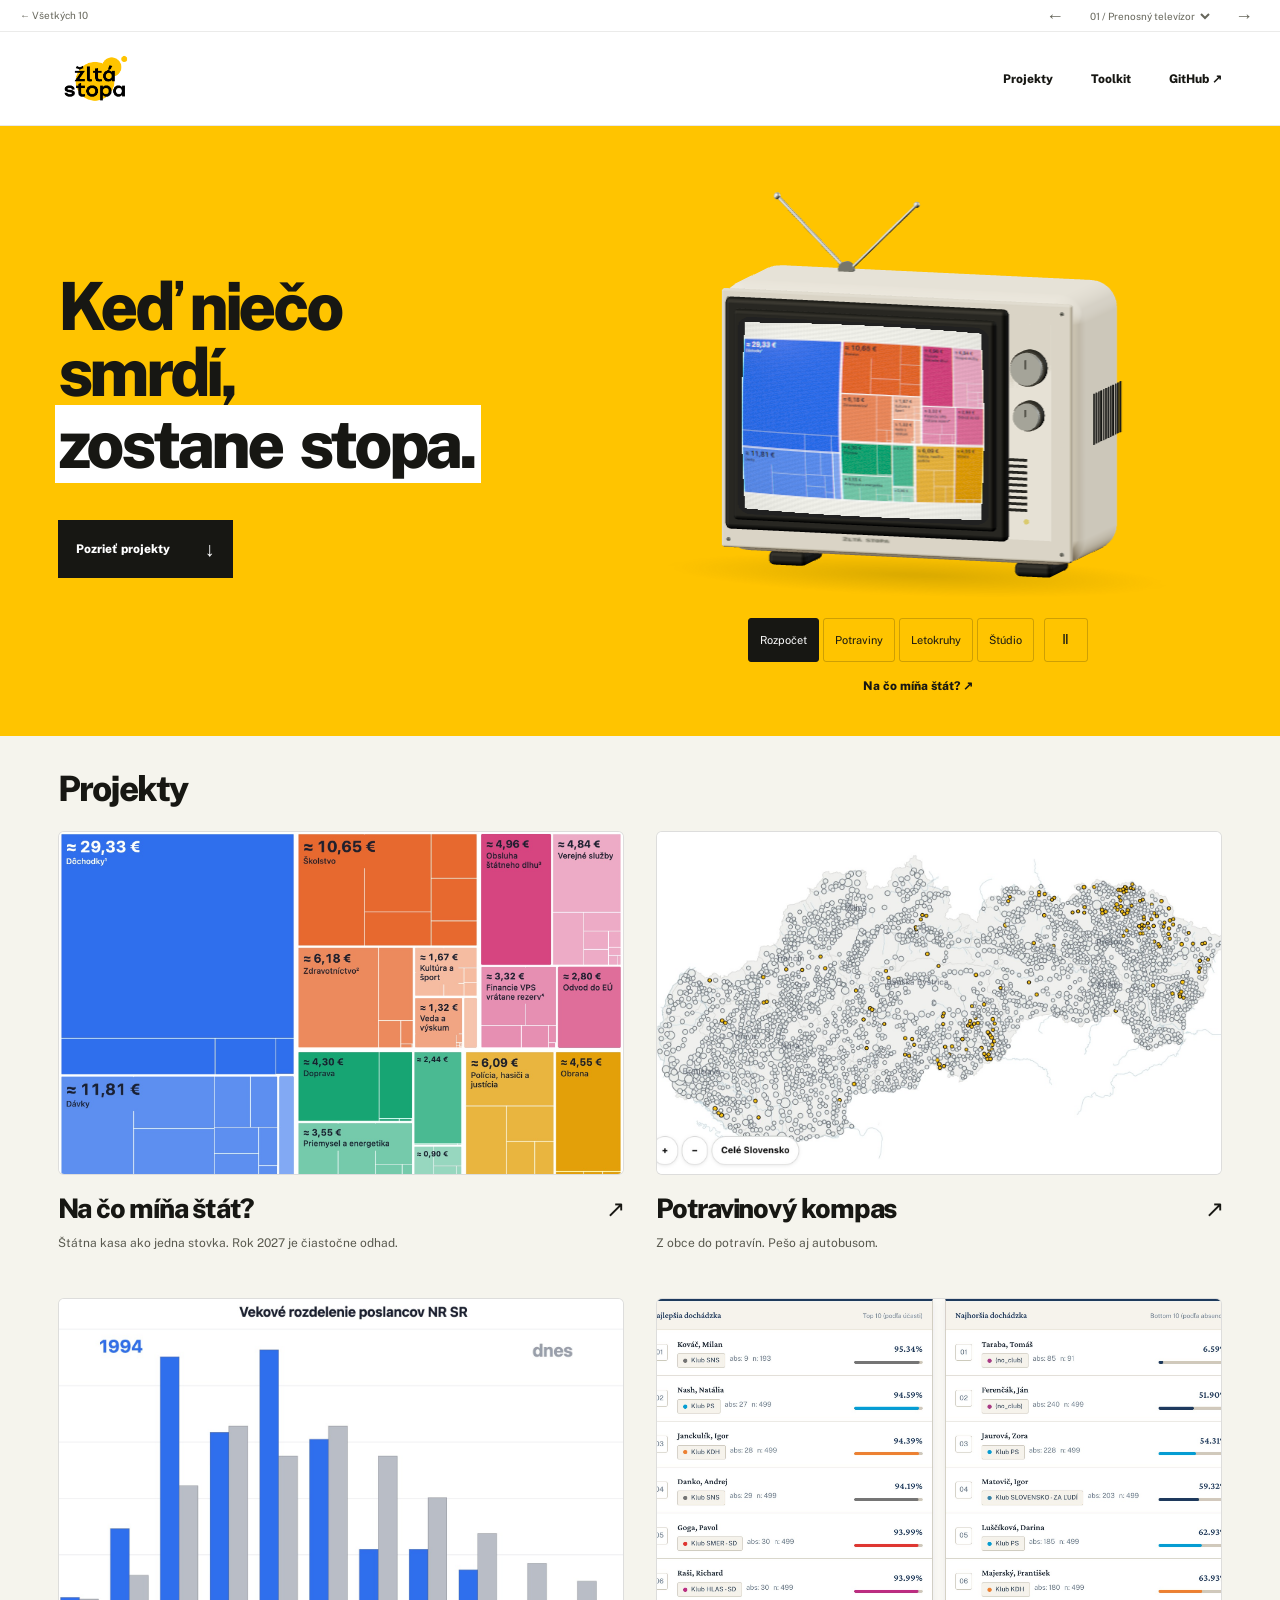
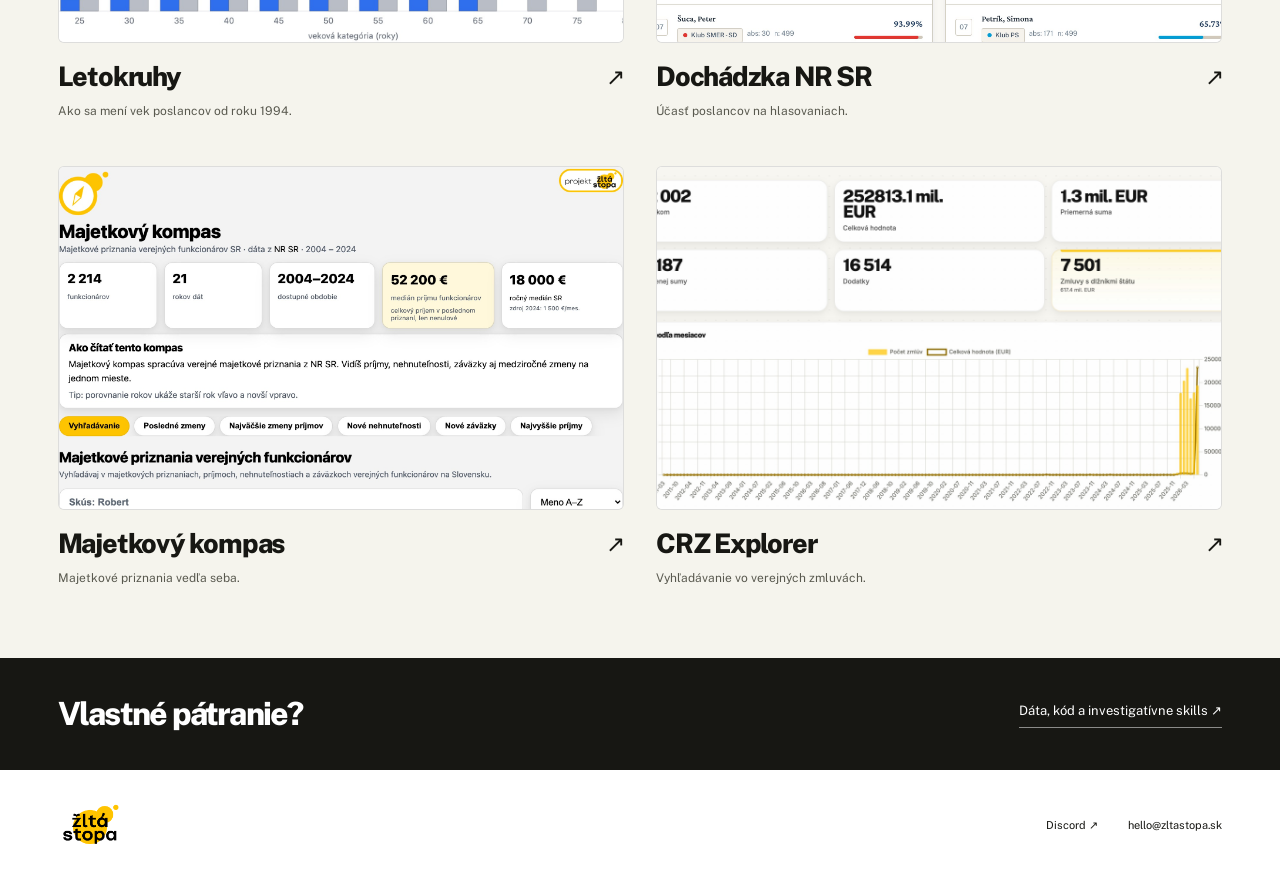
<file: navrhy/hero/concept.html>
<!doctype html><html lang="sk"><head><meta charset="utf-8"><meta name="viewport" content="width=device-width,initial-scale=1"><meta name="color-scheme" content="light"><meta name="robots" content="noindex,follow"><title>Žltá stopa / hero</title><link rel="icon" href="../assets/favicon.png"><link rel="stylesheet" href="hero.css"><script type="importmap">{"imports":{"three":"./vendor/three.module.min.js"}}</script><script type="module" src="page.js"></script></head><body><a class="skip" href="#main">Preskočiť na obsah</a><div id="app"></div></body></html>
</file>
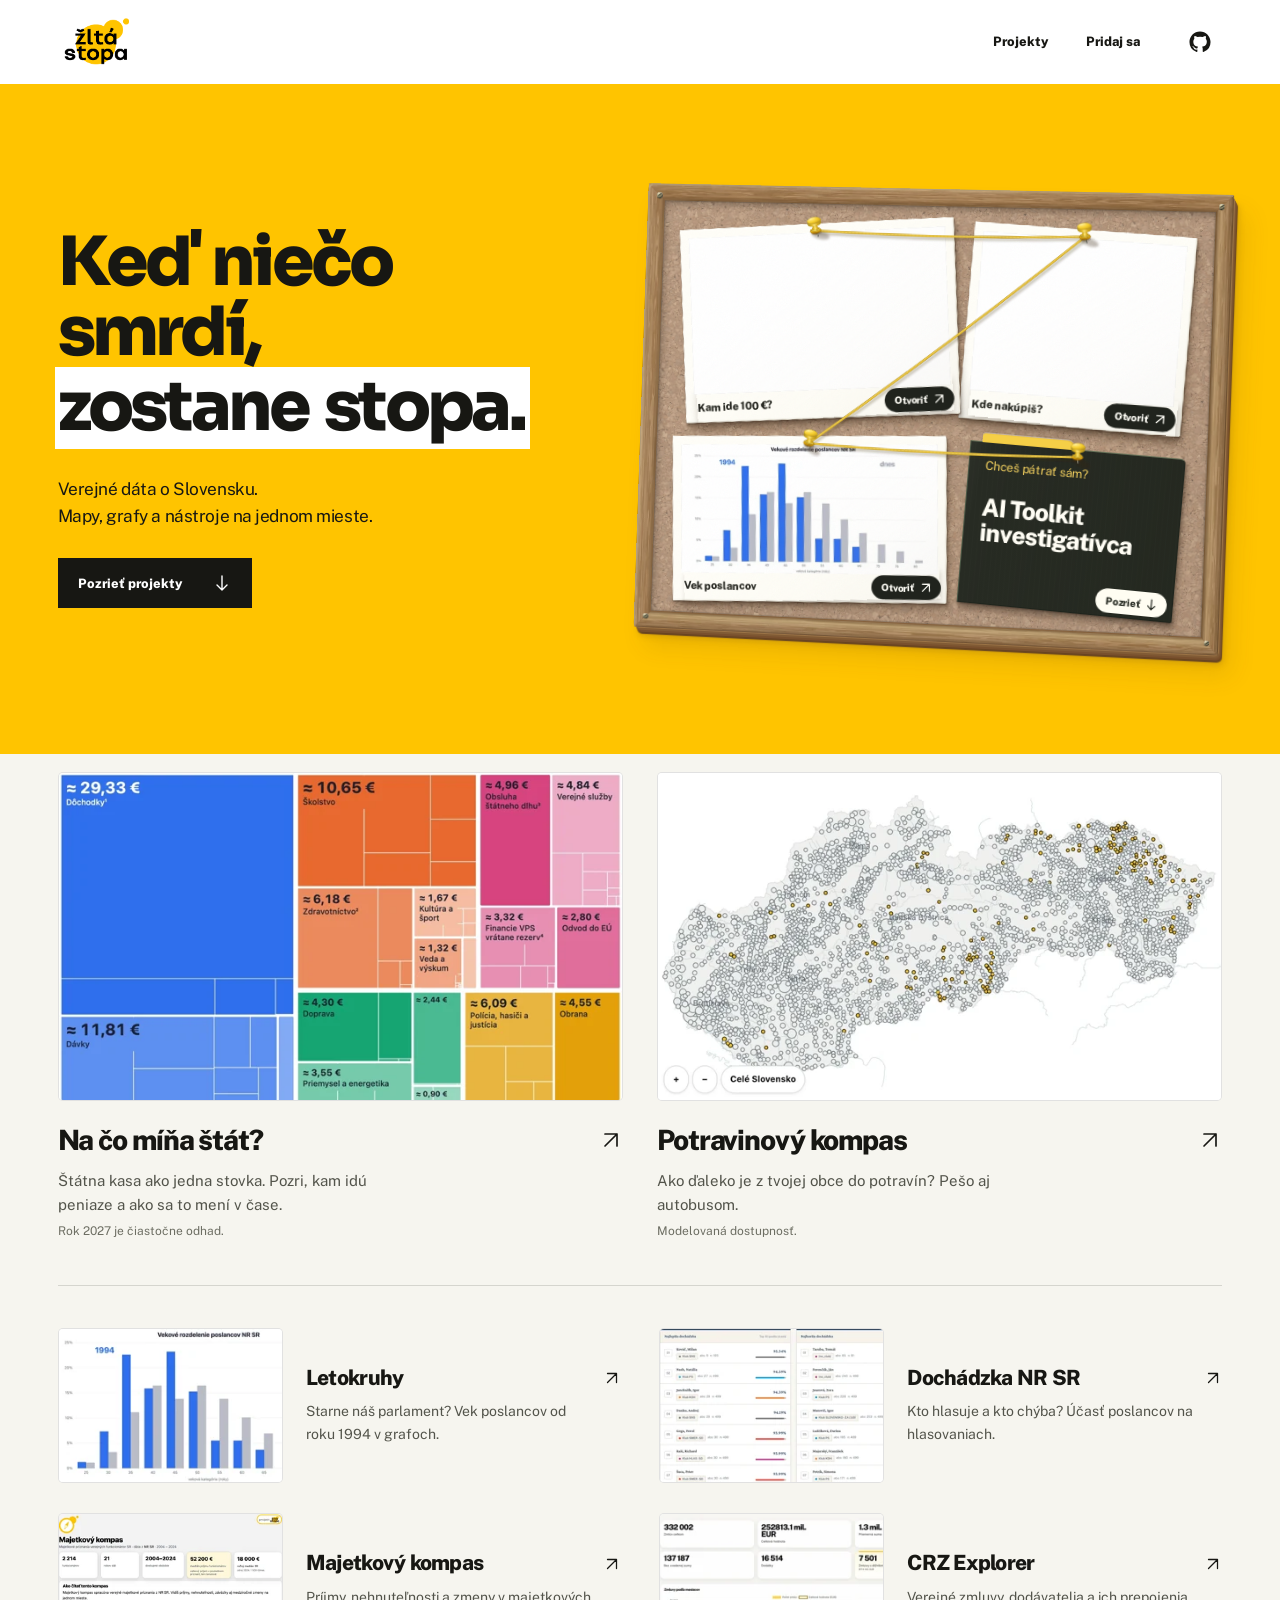
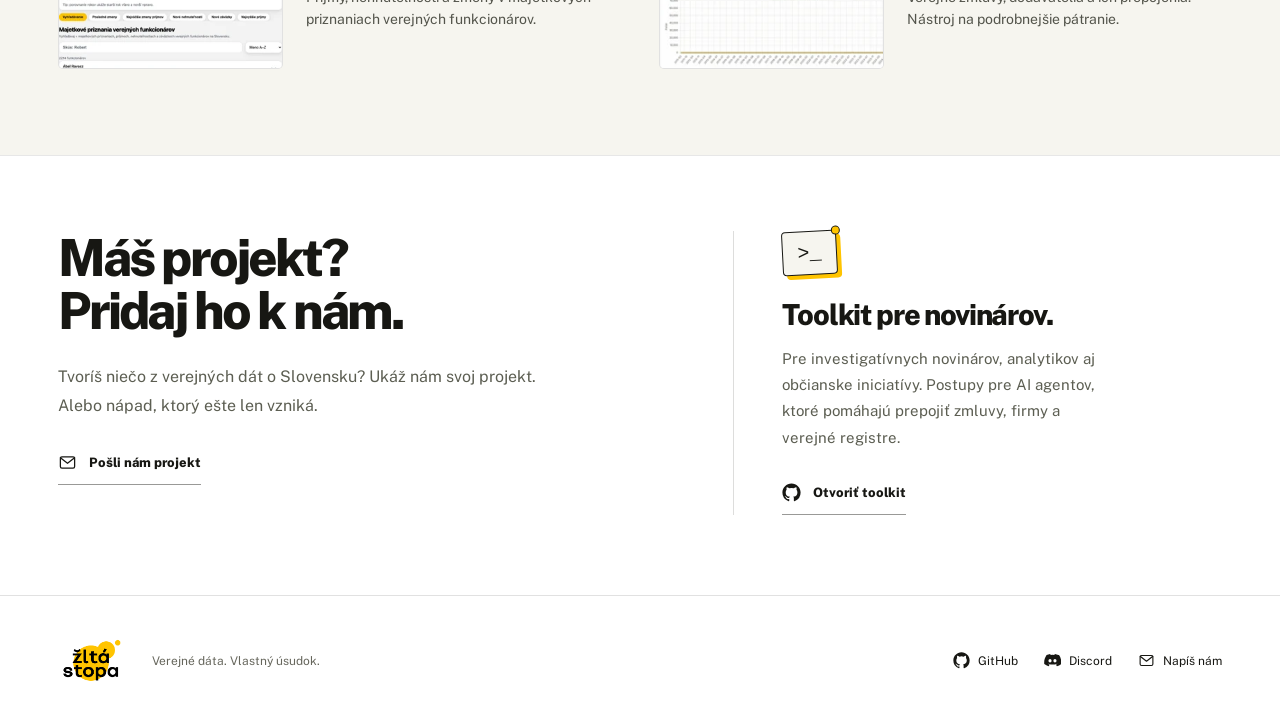
<file: navrhy/pismo/preview.html>
<!doctype html>
<html lang="sk">
<head>
  <base href="../../">
  <meta name="robots" content="noindex">
  <meta charset="utf-8">
  <meta name="viewport" content="width=device-width,initial-scale=1">
  <meta name="color-scheme" content="light">
  <title>Žltá stopa · Slovensko v dátach</title>
  <meta name="description" content="Mapy, grafy a nástroje o Slovensku. Na jednom mieste. Preskúmaj štátny rozpočet, dostupnosť potravín, parlament aj verejné zmluvy.">
  <link rel="canonical" href="https://zltastopa.sk/">
  <meta property="og:type" content="website">
  <meta property="og:locale" content="sk_SK">
  <meta property="og:title" content="Žltá stopa · Slovensko v dátach">
  <meta property="og:description" content="Keď niečo smrdí, zostane stopa. Mapy, grafy a nástroje o Slovensku. Na jednom mieste.">
  <meta property="og:url" content="https://zltastopa.sk/">
  <meta property="og:image" content="https://zltastopa.sk/assets/home/social.jpg?v=7d6ae8c7f9">
  <meta name="twitter:card" content="summary_large_image">
  <link rel="icon" href="favicon.png" type="image/png">
  <link rel="apple-touch-icon" href="apple-touch-icon.png">
  <link rel="preload" href="assets/home/sora-extrabold.ttf" as="font" type="font/ttf" crossorigin>
  <link rel="stylesheet" href="assets/home/tokens.css?v=7d6ae8c7f9">
  <link rel="stylesheet" href="assets/home/home.css?v=7d6ae8c7f9">
  <script src="assets/home/home.js?v=7d6ae8c7f9" defer></script>
<link rel="stylesheet" href="navrhy/pismo/fonts.css?v=b18533adbe"><link rel="stylesheet" href="navrhy/pismo/preview.css?v=b18533adbe"><script src="navrhy/pismo/fonts.js?v=b18533adbe" defer></script><script src="navrhy/pismo/preview.js?v=b18533adbe" defer></script></head>
<body>
  <a class="skip" href="#main">Preskočiť na obsah</a>
  <header class="site-header">
    <div class="shell header-inner">
      <a class="brand" href="#top" aria-label="Žltá stopa, domov"><img src="assets/home/logo.png" alt="Žltá stopa" width="76" height="70"></a>
      <nav aria-label="Hlavná navigácia"><a href="#projekty">Projekty</a><a href="#o-projekte">Pridaj sa</a><a class="nav-github" href="https://github.com/zltastopa" aria-label="Žltá stopa na GitHube" title="GitHub"><svg class="social-icon icon-github" aria-hidden="true"><use href="assets/home/icons.svg?v=7d6ae8c7f9#github"></use></svg></a></nav>
    </div>
  </header>
  <main id="main">
    <section class="hero" id="top" aria-labelledby="hero-title">
      <div class="shell hero-inner">
        <div class="hero-copy">
          <h1 id="hero-title"><span class="hero-line">Keď<span class="word-space"> </span>niečo</span>
            <span class="hero-line">smrdí,</span>
            <span class="hero-line highlight">zostane stopa.</span></h1>
          <p>Verejné dáta o Slovensku.<br>Mapy, grafy a nástroje na jednom mieste.</p>
          <a class="button button-dark" href="#projekty">Pozrieť projekty <svg viewBox="0 0 20 20" fill="none" aria-hidden="true"><path d="M10 3v14m-5-5 5 5 5-5"/></svg></a>
        </div>
        <div class="board-stage">
          <div class="noticeboard" aria-label="Nástenka projektov Žltej stopy">
            <span class="frame-rail frame-top" aria-hidden="true"></span><span class="frame-rail frame-right" aria-hidden="true"></span><span class="frame-rail frame-bottom" aria-hidden="true"></span><span class="frame-rail frame-left" aria-hidden="true"></span>
            <span class="board-screw screw-tl" aria-hidden="true"></span><span class="board-screw screw-tr" aria-hidden="true"></span><span class="board-screw screw-bl" aria-hidden="true"></span><span class="board-screw screw-br" aria-hidden="true"></span>
            <div class="board-content">
              <a class="board-paper board-budget" href="https://rozpocet.zltastopa.sk/" aria-label="Otvoriť projekt: Na čo míňa štát?"><span class="pin-anchor" aria-hidden="true"></span><div class="paper-image"><img src="assets/home/budget.webp" srcset="assets/home/responsive/budget-320.webp 320w, assets/home/responsive/budget-640.webp 640w, assets/home/responsive/budget-1280.webp 1280w, assets/home/budget.webp 1828w" sizes="(max-width:760px) 45vw, 320px" alt="Farebná mapa štátneho rozpočtu rozdeleného na 100 eur" width="1828" height="1134" loading="eager" decoding="async"></div><span class="paper-caption"><span>Kam ide 100 €?</span><span class="paper-action" aria-hidden="true"><span class="paper-action-label">Otvoriť</span><svg viewBox="0 0 20 20" fill="none" aria-hidden="true"><path d="M5 15 15 5M5 5h10v10"/></svg></span></span></a>
<a class="board-paper board-food" href="https://potravinova-dostupnost.zltastopa.sk/" aria-label="Otvoriť projekt: Potravinový kompas"><span class="pin-anchor" aria-hidden="true"></span><div class="paper-image"><img src="assets/home/food.webp" srcset="assets/home/responsive/food-320.webp 320w, assets/home/responsive/food-640.webp 640w, assets/home/responsive/food-1280.webp 1280w, assets/home/food.webp 1576w" sizes="(max-width:760px) 45vw, 320px" alt="Mapa dostupnosti potravín v slovenských obciach" width="1576" height="920" loading="eager" decoding="async"></div><span class="paper-caption"><span>Kde nakúpiš?</span><span class="paper-action" aria-hidden="true"><span class="paper-action-label">Otvoriť</span><svg viewBox="0 0 20 20" fill="none" aria-hidden="true"><path d="M5 15 15 5M5 5h10v10"/></svg></span></span></a>
<a class="board-paper board-rings" href="https://letokruhy.zltastopa.sk/" aria-label="Otvoriť projekt: Letokruhy"><span class="pin-anchor" aria-hidden="true"></span><div class="paper-image"><img src="assets/home/rings.webp" srcset="assets/home/responsive/rings-320.webp 320w, assets/home/responsive/rings-640.webp 640w, assets/home/responsive/rings-1280.webp 1280w, assets/home/rings.webp 1748w" sizes="(max-width:760px) 45vw, 320px" alt="Graf porovnávajúci vek poslancov naprieč volebnými obdobiami" width="1748" height="928" loading="eager" decoding="async"></div><span class="paper-caption"><span>Vek poslancov</span><span class="paper-action" aria-hidden="true"><span class="paper-action-label">Otvoriť</span><svg viewBox="0 0 20 20" fill="none" aria-hidden="true"><path d="M5 15 15 5M5 5h10v10"/></svg></span></span></a>
              <a class="board-toolkit" href="#toolkit" aria-label="Chceš pátrať sám? AI Toolkit investigatívca">
                <span class="pin-anchor" aria-hidden="true"></span>
                <span class="dossier-top">Chceš pátrať sám?</span>
                <strong class="dossier-title">AI Toolkit<br>investigatívca</strong>
                <span class="dossier-bottom"><span class="paper-action" aria-hidden="true"><span class="paper-action-label">Pozrieť</span><svg viewBox="0 0 20 20" fill="none" aria-hidden="true"><path d="M10 3v14m-5-5 5 5 5-5"/></svg></span></span>
              </a>
              <svg class="board-overlay" viewBox="0 0 1000 750" preserveAspectRatio="none" aria-hidden="true" xmlns="http://www.w3.org/2000/svg">
  <defs>
    <radialGradient id="board-pin-cap" cx="29%" cy="20%" r="85%"><stop offset="0" stop-color="#fff6a4"/><stop offset=".19" stop-color="#ffe268"/><stop offset=".58" stop-color="#f5ce2f"/><stop offset=".86" stop-color="#d9af20"/><stop offset="1" stop-color="#aa8417"/></radialGradient>
    <linearGradient id="board-pin-neck"><stop stop-color="#a58b20"/><stop offset=".3" stop-color="#e3bc29"/><stop offset=".47" stop-color="#ffe677"/><stop offset=".7" stop-color="#d8ae22"/><stop offset="1" stop-color="#ad8b1a"/></linearGradient>
    <linearGradient id="board-pin-foot" x2="0" y2="1"><stop stop-color="#ffdd45"/><stop offset=".65" stop-color="#dba20b"/><stop offset="1" stop-color="#865604"/></linearGradient>
    <linearGradient id="board-pin-steel"><stop stop-color="#524f43"/><stop offset=".48" stop-color="#e8e8d4"/><stop offset=".65" stop-color="#929384"/><stop offset="1" stop-color="#3f413b"/></linearGradient>
    <filter id="board-pin-shadow" x="-80%" y="-180%" width="300%" height="500%"><feGaussianBlur stdDeviation="1.3"/></filter>
    <filter id="board-thread-shadow" x="-10%" y="-20%" width="130%" height="150%"><feGaussianBlur stdDeviation=".8"/></filter>
    <g id="board-pushpin">
      <ellipse cx="4.8" cy="4.5" rx="10.2" ry="4.1" fill="#34200a" opacity=".3" transform="rotate(22 4.8 4.5)" filter="url(#board-pin-shadow)"/>
      <path d="M0 -1 1.6 4.6" stroke="url(#board-pin-steel)" stroke-width="1.4" stroke-linecap="round"/>
      <ellipse cx=".7" cy=".7" rx="6.1" ry="2.5" fill="#4a310b" opacity=".23"/>
      <ellipse cy="-1.8" rx="6.1" ry="3.2" fill="url(#board-pin-foot)" stroke="#8e6207" stroke-width=".4"/>
      <ellipse cy="-2.6" rx="5.2" ry="2.2" fill="#eeb71b"/>
      <path d="M-3.7 -11C-1.6 -8.2-1.6 -6.1-4.4 -3.2C-2.4 -1.1 2.7 -1.1 4.9 -3.2C1.7 -6.1 1.5 -8.3 3.5 -11Z" fill="url(#board-pin-neck)" stroke="#c08a0c" stroke-width=".35"/>
      <path d="M-4.6 -3.4C-2.5 -1.2 2.5 -.8 4.5 -2.9" fill="none" stroke="#9c7b15" stroke-width="1.8" stroke-linecap="round"/>
      <path d="M-4.6 -3.65C-2.5 -1.45 2.5 -1.05 4.5 -3.15" fill="none" stroke="#ecd150" stroke-width="1.05" stroke-linecap="round"/>
      <path d="M-7.5 -13.3V-10.2C-7.5 -5.6 7.5 -5.6 7.5 -10.2V-13.3Z" fill="url(#board-pin-neck)" stroke="#b39621" stroke-width=".35"/>
      <ellipse cy="-13.3" rx="7.5" ry="3.65" fill="url(#board-pin-cap)" stroke="#c9ab32" stroke-width=".4"/>
      <path d="M-5.2 -14.5C-3.5 -16-.7 -16.1 1.1 -15.6" fill="none" stroke="#fff7b7" stroke-width=".6" stroke-linecap="round" opacity=".65"/>
    </g>
  </defs>
  <g class="thread-shadow" transform="translate(1.4 2.5)" filter="url(#board-thread-shadow)"><path data-thread="shadow"/></g>
  <g class="thread-cord"><path data-thread="edge"/><path data-thread="body"/><path data-thread="fiber"/><path data-thread="twist"/></g>
  <g class="pin-knots"></g>
  <g class="board-pins"></g>
</svg>

            </div>
          </div>
        </div>
      </div>
    </section>
    <section class="projects shell" id="projekty" aria-labelledby="projects-title">
      <span id="projects" class="anchor-alias" aria-hidden="true"></span><div class="section-head"><h2 id="projects-title">Slovensko v dátach.</h2></div>
      <div class="featured-grid"><article class="project-card project-featured"><a href="https://rozpocet.zltastopa.sk/" class="project-link"><div class="project-image"><img src="assets/home/budget.webp" srcset="assets/home/responsive/budget-320.webp 320w, assets/home/responsive/budget-640.webp 640w, assets/home/responsive/budget-1280.webp 1280w, assets/home/budget.webp 1828w" sizes="(max-width:760px) 90vw, 640px" alt="Farebná mapa štátneho rozpočtu rozdeleného na 100 eur" width="1828" height="1134" loading="eager" decoding="async"></div><div class="project-copy"><h3>Na čo míňa štát?<svg viewBox="0 0 20 20" fill="none" aria-hidden="true"><path d="M5 15 15 5M5 5h10v10"/></svg></h3><p>Štátna kasa ako jedna stovka. Pozri, kam idú peniaze a ako sa to mení v čase.</p><p class="project-context">Rok 2027 je čiastočne odhad.</p></div></a></article>
<article class="project-card project-featured"><a href="https://potravinova-dostupnost.zltastopa.sk/" class="project-link"><div class="project-image"><img src="assets/home/food.webp" srcset="assets/home/responsive/food-320.webp 320w, assets/home/responsive/food-640.webp 640w, assets/home/responsive/food-1280.webp 1280w, assets/home/food.webp 1576w" sizes="(max-width:760px) 90vw, 640px" alt="Mapa dostupnosti potravín v slovenských obciach" width="1576" height="920" loading="eager" decoding="async"></div><div class="project-copy"><h3>Potravinový kompas<svg viewBox="0 0 20 20" fill="none" aria-hidden="true"><path d="M5 15 15 5M5 5h10v10"/></svg></h3><p>Ako ďaleko je z tvojej obce do potravín? Pešo aj autobusom.</p><p class="project-context">Modelovaná dostupnosť.</p></div></a></article></div>
      <div class="more-grid"><article class="project-card project-compact"><a href="https://letokruhy.zltastopa.sk/" class="project-link"><div class="project-image"><img src="assets/home/rings.webp" srcset="assets/home/responsive/rings-320.webp 320w, assets/home/responsive/rings-640.webp 640w, assets/home/responsive/rings-1280.webp 1280w, assets/home/rings.webp 1748w" sizes="(max-width:760px) 34vw, 250px" alt="Graf porovnávajúci vek poslancov naprieč volebnými obdobiami" width="1748" height="928" loading="lazy" decoding="async"></div><div class="project-copy"><h3>Letokruhy<svg viewBox="0 0 20 20" fill="none" aria-hidden="true"><path d="M5 15 15 5M5 5h10v10"/></svg></h3><p>Starne náš parlament? Vek poslancov od roku 1994 v grafoch.</p></div></a></article>
<article class="project-card project-compact"><a href="https://nrsr-dochadzka.zltastopa.sk/" class="project-link"><div class="project-image"><img src="assets/home/attendance.webp" srcset="assets/home/responsive/attendance-320.webp 320w, assets/home/responsive/attendance-640.webp 640w, assets/home/responsive/attendance-1280.webp 1280w, assets/home/attendance.webp 2264w" sizes="(max-width:760px) 34vw, 250px" alt="Prehľad účasti poslancov na hlasovaniach Národnej rady" width="2264" height="1300" loading="lazy" decoding="async"></div><div class="project-copy"><h3>Dochádzka NR SR<svg viewBox="0 0 20 20" fill="none" aria-hidden="true"><path d="M5 15 15 5M5 5h10v10"/></svg></h3><p>Kto hlasuje a kto chýba? Účasť poslancov na hlasovaniach.</p></div></a></article>
<article class="project-card project-compact"><a href="https://kompas.zltastopa.sk/" class="project-link"><div class="project-image"><img src="assets/home/compass.webp" srcset="assets/home/responsive/compass-320.webp 320w, assets/home/responsive/compass-640.webp 640w, assets/home/responsive/compass-1280.webp 1280w, assets/home/compass.webp 1920w" sizes="(max-width:760px) 34vw, 250px" alt="Vyhľadávanie v majetkových priznaniach verejných funkcionárov" width="1920" height="1600" loading="lazy" decoding="async"></div><div class="project-copy"><h3>Majetkový kompas<svg viewBox="0 0 20 20" fill="none" aria-hidden="true"><path d="M5 15 15 5M5 5h10v10"/></svg></h3><p>Príjmy, nehnuteľnosti a zmeny v majetkových priznaniach verejných funkcionárov.</p></div></a></article>
<article class="project-card project-compact"><a href="https://zmluvy.zltastopa.sk/" class="project-link"><div class="project-image"><img src="assets/home/contracts.webp" srcset="assets/home/responsive/contracts-320.webp 320w, assets/home/responsive/contracts-640.webp 640w, assets/home/responsive/contracts-1280.webp 1280w, assets/home/contracts.webp 2752w" sizes="(max-width:760px) 34vw, 250px" alt="Vyhľadávanie a prehľady verejných zmlúv v CRZ" width="2752" height="1460" loading="lazy" decoding="async"></div><div class="project-copy"><h3>CRZ Explorer<svg viewBox="0 0 20 20" fill="none" aria-hidden="true"><path d="M5 15 15 5M5 5h10v10"/></svg></h3><p>Verejné zmluvy, dodávatelia a ich prepojenia. Nástroj na podrobnejšie pátranie.</p></div></a></article></div>
    </section>
    <section class="about" id="o-projekte" aria-labelledby="about-title">
      <div class="shell about-inner">
        <div class="about-copy"><h2 id="about-title">Máš projekt?<br>Pridaj ho k nám.</h2><p>Tvoríš niečo z verejných dát o Slovensku? Ukáž nám svoj projekt. Alebo nápad, ktorý ešte len vzniká.</p><a class="text-link" href="mailto:hello@zltastopa.sk"><svg class="social-icon icon-mail" aria-hidden="true"><use href="assets/home/icons.svg?v=7d6ae8c7f9#mail"></use></svg> Pošli nám projekt</a></div>
        <div class="toolkit" id="toolkit"><span id="steps" class="anchor-alias" aria-hidden="true"></span><div class="toolkit-symbol" aria-hidden="true"><span>&gt;_</span><i></i></div><h3>Toolkit pre novinárov.</h3><p>Pre investigatívnych novinárov, analytikov aj občianske iniciatívy. Postupy pre AI agentov, ktoré pomáhajú prepojiť zmluvy, firmy a verejné registre.</p><a class="text-link" href="https://github.com/zltastopa/zltastopa"><svg class="social-icon icon-github" aria-hidden="true"><use href="assets/home/icons.svg?v=7d6ae8c7f9#github"></use></svg> Otvoriť toolkit</a></div>
      </div>
    </section>
  </main>
  <footer class="site-footer"><div class="shell footer-inner"><a class="brand" href="#top" aria-label="Žltá stopa, späť hore"><img src="assets/home/logo.png" alt="Žltá stopa" width="70" height="64" loading="lazy"></a><p>Verejné dáta. Vlastný úsudok.</p><nav aria-label="Kontakt"><a href="https://github.com/zltastopa"><svg class="social-icon icon-github" aria-hidden="true"><use href="assets/home/icons.svg?v=7d6ae8c7f9#github"></use></svg> GitHub</a><a href="https://discord.gg/3rMUDFeFz7"><svg class="social-icon icon-discord" aria-hidden="true"><use href="assets/home/icons.svg?v=7d6ae8c7f9#discord"></use></svg> Discord</a><a href="mailto:hello@zltastopa.sk"><svg class="social-icon icon-mail" aria-hidden="true"><use href="assets/home/icons.svg?v=7d6ae8c7f9#mail"></use></svg> Napíš nám</a></nav></div></footer>
</body>
</html>
</file>
<file: assets/home/tokens.css>
:root {
  --stopa-color-bg: #f5f1e7;
  --stopa-color-bg-elevated: #fbf8f1;
  --stopa-color-surface: #ffffff;
  --stopa-color-surface-muted: #faf7ef;
  --stopa-color-surface-strong: #f1ece3;
  --stopa-color-field: rgba(251, 248, 241, 0.96);
  --stopa-color-field-focus: rgba(255, 255, 255, 0.98);
  --stopa-color-search-surface: rgba(255, 255, 255, 0.98);
  --stopa-color-search-surface-focus: rgba(255, 250, 236, 0.98);
  --stopa-color-scroll-track: rgba(248, 243, 231, 0.96);
  --stopa-color-scroll-thumb: rgba(223, 158, 0, 0.68);
  --stopa-color-scroll-thumb-hover: rgba(223, 158, 0, 0.88);
  --stopa-color-text: #131313;
  --stopa-color-text-soft: rgba(19, 19, 19, 0.72);
  --stopa-color-text-faint: rgba(19, 19, 19, 0.52);
  --stopa-color-line: rgba(19, 19, 19, 0.08);
  --stopa-color-line-strong: rgba(19, 19, 19, 0.18);
  --stopa-color-dot: rgba(19, 19, 19, 0.1);

  --stopa-color-brand-50: #fff9db;
  --stopa-color-brand-100: #fff1b5;
  --stopa-color-brand-300: #ffd54a;
  --stopa-color-brand-500: #ffc400;
  --stopa-color-brand-700: #df9e00;

  --stopa-color-info: #2f73ff;
  --stopa-color-success: #2f8f58;
  --stopa-color-warning: #b56a00;
  --stopa-color-danger: #c2473f;

  --stopa-color-product-accent: var(--stopa-color-brand-500);
  --stopa-color-product-accent-soft: var(--stopa-color-brand-50);
  --stopa-color-product-accent-strong: var(--stopa-color-brand-700);

  --stopa-font-display: "Public Sans", "Inter", "Segoe UI", sans-serif;
  --stopa-font-ui: "Inter", "Segoe UI", sans-serif;
  --stopa-font-mono: "IBM Plex Mono", "SFMono-Regular", monospace;

  --stopa-text-display-1: 800 clamp(2.4rem, 4.6vw, 4.6rem) / 0.94 var(--stopa-font-display);
  --stopa-text-display-2: 800 clamp(1.9rem, 3vw, 3rem) / 0.96 var(--stopa-font-display);
  --stopa-text-title-1: 750 1.55rem / 1.05 var(--stopa-font-display);
  --stopa-text-title-2: 750 1.18rem / 1.15 var(--stopa-font-display);
  --stopa-text-kpi: 800 clamp(2rem, 2.6vw, 3.2rem) / 0.9 var(--stopa-font-display);
  --stopa-text-body-lg: 560 1.05rem / 1.45 var(--stopa-font-ui);
  --stopa-text-body: 510 0.97rem / 1.45 var(--stopa-font-ui);
  --stopa-text-body-sm: 510 0.88rem / 1.4 var(--stopa-font-ui);
  --stopa-text-label: 700 0.75rem / 1.2 var(--stopa-font-ui);
  --stopa-text-mono: 520 0.8rem / 1.4 var(--stopa-font-mono);

  --stopa-space-1: 0.25rem;
  --stopa-space-2: 0.5rem;
  --stopa-space-3: 0.75rem;
  --stopa-space-4: 1rem;
  --stopa-space-5: 1.25rem;
  --stopa-space-6: 1.5rem;
  --stopa-space-7: 2rem;
  --stopa-space-8: 2.5rem;
  --stopa-space-9: 3rem;
  --stopa-space-10: 4rem;

  --stopa-radius-xs: 0.5rem;
  --stopa-radius-sm: 0.75rem;
  --stopa-radius-md: 1rem;
  --stopa-radius-lg: 1.25rem;
  --stopa-radius-xl: 1.75rem;
  --stopa-radius-pill: 999px;

  --stopa-border-soft: 1px solid var(--stopa-color-line);
  --stopa-border-strong: 1px solid var(--stopa-color-line-strong);
  --stopa-rail-width: 0.375rem;
  --stopa-rail-gap: 1rem;

  --stopa-shadow-card: 0 10px 22px rgba(17, 17, 17, 0.06), 0 2px 8px rgba(17, 17, 17, 0.04);
  --stopa-shadow-lift: 0 16px 36px rgba(17, 17, 17, 0.1), 0 4px 12px rgba(17, 17, 17, 0.05);
  --stopa-shadow-overlay: 0 24px 64px rgba(17, 17, 17, 0.16), 0 4px 18px rgba(17, 17, 17, 0.08);
  --stopa-shadow-search: 0 14px 30px rgba(17, 17, 17, 0.07), 0 3px 10px rgba(17, 17, 17, 0.045);

  --stopa-motion-fast: 140ms ease;
  --stopa-motion-base: 180ms ease;
  --stopa-layout-max: 86rem;
  --stopa-layout-reading: 58rem;
  --stopa-layout-gutter: clamp(1rem, 2vw, 1.5rem);
  --stopa-topbar-height: 4rem;
  --stopa-topbar-offset: 1rem;
  --stopa-control-height: 2.25rem;
  --stopa-search-height: 3.5rem;
}

[data-product="zmluvy"],
[data-product="majetkovy-kompas"],
[data-product="agent-wall-demo"] {
  --stopa-color-product-accent: var(--stopa-color-brand-500);
  --stopa-color-product-accent-soft: var(--stopa-color-brand-50);
  --stopa-color-product-accent-strong: var(--stopa-color-brand-700);
}
</file>
<file: assets/home/home.css>
/* Žltá stopa promotional homepage. Real HTML, native links, replaceable images. */
@font-face{font-family:Sora;src:url('./sora-extrabold.ttf') format('truetype');font-weight:800;font-display:swap}
@font-face{font-family:Public Sans;src:url('./public-sans-regular.ttf') format('truetype');font-weight:400;font-display:swap}
@font-face{font-family:Public Sans;src:url('./public-sans-bold.ttf') format('truetype');font-weight:700 900;font-display:swap}
:root{--yellow:var(--stopa-color-brand-500,#ffc400);--ink:#171713;--paper:#f6f5ef;--page:1360px;--gutter:clamp(22px,4.5vw,80px)}
*{box-sizing:border-box}html{scroll-behavior:smooth;scroll-padding-top:30px}body{margin:0;background:var(--paper);color:var(--ink);font:400 16px/1.5 'Public Sans',Arial,sans-serif;-webkit-font-smoothing:antialiased}h1,h2,h3,p,figure{margin:0}h1,h2,h3{font-weight:800;line-height:1.04;letter-spacing:-.055em}a{color:inherit;text-decoration:none}img{display:block;max-width:100%}button{font:inherit}a,button{-webkit-tap-highlight-color:transparent}a:focus-visible,button:focus-visible{outline:3px solid #235fb6;outline-offset:6px}svg{width:20px;height:20px;flex-shrink:0;stroke:currentColor;stroke-width:1.4;stroke-linecap:round;stroke-linejoin:round}.shell{width:min(var(--page),calc(100% - var(--gutter)*2));margin-inline:auto}.skip{position:fixed;z-index:100;left:15px;top:-80px;background:white;padding:10px 18px}.skip:focus{top:10px}
.site-header{background:#fff;position:relative;z-index:5}.header-inner{height:98px;display:flex;align-items:center;justify-content:space-between;gap:30px}.brand{line-height:0;flex-shrink:0;display:block}.brand img{width:76px;height:70px;object-fit:contain}.site-header nav{display:flex;align-items:center;gap:38px;font-size:13px;font-weight:700}.site-header nav>a{display:flex;gap:5px;align-items:center;min-height:44px}.site-header nav>a:hover{box-shadow:inset 0 -1px var(--ink)}.site-header nav svg{width:16px;height:16px}
.hero{background:var(--yellow);overflow:hidden}.hero-inner{min-height:clamp(520px,calc(100svh - 260px),680px);display:grid;grid-template-columns:.94fr 1.06fr;align-items:center;gap:40px;padding-block:38px 44px}.hero-copy{position:relative;z-index:2}.hero h1{font-size:clamp(58px,5.3vw,82px);line-height:1.01;letter-spacing:-.065em;word-spacing:.08em}.hero h1>.highlight{display:inline;box-decoration-break:clone;-webkit-box-decoration-break:clone;background:white;box-shadow:6px 0 #fff,-3px 0 #fff;line-height:1.2}.hero-copy>p{font-size:clamp(16px,1.35vw,19px);line-height:1.55;letter-spacing:-.025em;margin-top:27px}.button{display:inline-flex;align-items:center;justify-content:space-between;gap:30px;min-height:50px;padding:14px 20px;font-size:13px;font-weight:700;transition:background .18s,color .18s}.button-dark{background:var(--ink);color:#fff;margin-top:29px}.button-dark:hover{background:white;color:var(--ink)}.button svg{width:20px;height:20px}
/* The board is four independent grid cells. Intrinsic image ratios never set its size. */
.board-stage{perspective:1600px;min-width:0;padding:10px 0 15px 8px;position:relative}.board-stage::after{content:'';position:absolute;width:82%;height:6%;left:12%;bottom:4%;border-radius:50%;background:#69411540;filter:blur(17px);transform:rotate(2deg)}.noticeboard{position:relative;isolation:isolate;transform:rotateY(-6deg) rotateZ(2deg);padding:17px;aspect-ratio:1.3;border-radius:9px;background:linear-gradient(94deg,#92704b,#c09b6d 2%,#c29e73 97%,#8a633e);box-shadow:inset 0 1px 1px #fff9,inset 0 -3px 2px #573c3150,3px 4px 0 #87623f,4px 6px 0 #785536,10px 17px 24px #5c3b2418;z-index:1}.board-content{position:relative;height:100%;display:grid;grid-template-columns:1.12fr .88fr;grid-template-rows:1.08fr .92fr;grid-template-areas:'budget food' 'rings toolkit';gap:17px 20px;padding:20px 17px 17px;box-shadow:inset 0 2px 6px #51331d65;background-color:#b69a75;background-image:url("data:image/svg+xml,%3Csvg viewBox='0 0 150 150' xmlns='http://www.w3.org/2000/svg'%3E%3Cfilter id='n'%3E%3CfeTurbulence type='fractalNoise' baseFrequency='.65' numOctaves='3' stitchTiles='stitch'/%3E%3C/filter%3E%3Cpath fill='%23000' opacity='.2' filter='url(%23n)' d='M0 0h150v150H0z'/%3E%3C/svg%3E");background-size:150px;isolation:isolate}.board-screw{position:absolute;width:5px;height:5px;border-radius:50%;background:#65523d;box-shadow:inset 1px 1px 1px #302315,1px 1px 0 #fff7}.board-screw::after{content:'';position:absolute;top:2px;left:1px;width:3px;height:1px;background:#d4b991;transform:rotate(-35deg)}.screw-tl{left:9px;top:9px}.screw-tr{right:9px;top:9px}.screw-bl{left:9px;bottom:9px}.screw-br{right:9px;bottom:9px}
.board-paper{display:flex;flex-direction:column;position:relative;min-width:0;min-height:0;background:#fffdf7;padding:8px 8px 0;box-shadow:0 2px 1px #40331c19,1px 5px 7px #49341e45;transition:transform .25s,box-shadow .25s;transform-origin:50% 0}.paper-image{background:white;flex:1;min-height:0;position:relative;overflow:hidden}.paper-image>img{width:100%;height:100%;object-fit:contain;position:absolute;inset:0}.paper-caption{display:flex;align-items:center;justify-content:space-between;gap:6px;font-size:clamp(8px,.8vw,11px);font-weight:700;line-height:1.2;min-height:28px;padding:5px 3px}.paper-caption svg{width:12px;height:12px;stroke-width:1.7}.board-budget{grid-area:budget;transform:rotate(-4deg);z-index:3}.board-food{grid-area:food;transform:rotate(3deg);z-index:2}.board-rings{grid-area:rings;transform:rotate(-2deg);z-index:2}.board-paper:hover{transform:rotate(0) translateY(-3px);box-shadow:0 7px 14px #49341e45}.board-paper:focus-visible{transform:rotate(0);z-index:5}.projects{padding-block:44px 86px;scroll-margin-top:25px}.section-head{display:flex;justify-content:space-between;align-items:center;gap:25px;margin-bottom:29px}.section-head h2{font-size:clamp(28px,3vw,40px);letter-spacing:-.055em}.section-head>span{font-size:12px;display:flex;gap:12px;align-items:center;color:#66665c}.section-head svg{height:17px;width:17px}.featured-grid{display:grid;grid-template-columns:1fr 1fr;gap:34px}.project-card{min-width:0}.project-link{display:block}.project-image{background:#fff;border:1px solid #17171320;border-radius:5px;overflow:hidden;position:relative;aspect-ratio:1.72}.project-image img{width:100%;height:100%;object-fit:contain;transition:transform .45s}.project-link:hover .project-image img{transform:scale(1.025)}.project-copy h3{display:flex;align-items:baseline;justify-content:space-between;gap:15px;font-size:28px;line-height:1.15;margin-top:23px;letter-spacing:-.04em}.project-copy h3 svg{width:24px;height:24px;align-self:center;transition:transform .2s}.project-link:hover h3 svg{transform:translate(2px,-2px)}.project-copy>p{font-size:15px;line-height:1.6;max-width:39ch;margin-top:13px;color:#53544b}.project-copy>p.project-context{font-size:12px;line-height:1.5;color:#6d6e63;margin-top:5px;max-width:none}.more-grid{display:grid;grid-template-columns:1fr 1fr;gap:30px 38px;border-top:1px solid #17171325;padding-top:42px;margin-top:45px}.project-compact .project-link{display:grid;grid-template-columns:40% 1fr;gap:23px;align-items:center}.project-compact .project-image{aspect-ratio:1.45}.project-compact .project-copy h3{font-size:21px;margin-top:0;letter-spacing:-.035em;line-height:1.16}.project-compact h3 svg{width:18px;height:18px}.project-compact .project-copy>p{font-size:13px;line-height:1.6;margin-top:10px;max-width:32ch}
.about{background:white;border-top:1px solid #1717131a;scroll-margin-top:0}.about-inner{display:grid;grid-template-columns:1fr .85fr;gap:100px;padding-block:75px 80px;align-items:start}.about h2{font-size:clamp(36px,4vw,53px);line-height:1.05}.about-copy>p{font-size:16px;line-height:1.8;max-width:49ch;color:#5c5e52;margin-top:25px}.text-link{display:inline-flex;gap:10px;align-items:center;min-height:44px;font-size:13px;font-weight:700;border-bottom:1px solid #17171370;line-height:1.5;padding-block:8px}.text-link svg{width:17px;height:17px}.text-link:hover{border-color:currentColor}.about-copy .text-link{margin-top:20px}.toolkit{position:relative;border-left:1px solid #17171325;padding-left:48px;scroll-margin-top:35px}.toolkit-symbol{position:relative;width:55px;height:44px;border:1.5px solid #171713;border-radius:4px;background:#f6f5ef;box-shadow:4px 4px 0 #ffc400;margin-bottom:25px;display:grid;place-items:center;font:20px monospace;transform:rotate(-3deg)}.toolkit-symbol>i{width:9px;height:9px;position:absolute;right:-5px;top:-5px;background:#ffc400;border-radius:50%;border:1px solid #171713}.toolkit h3{font-size:29px;letter-spacing:-.04em}.toolkit p{margin-top:16px;font-size:15px;line-height:1.75;max-width:35ch;color:#5c5e52}.toolkit .text-link{margin-top:20px}
.site-footer{background:white;border-top:1px solid #17171320}.footer-inner{display:flex;align-items:center;gap:27px;min-height:130px;padding-block:25px}.site-footer .brand img{width:67px;height:62px}.site-footer p{font-size:12px;color:#66665c}.site-footer nav{display:flex;align-items:center;gap:26px;margin-left:auto;font-size:12px}.site-footer nav>a{display:flex;align-items:center;gap:4px;min-height:44px}.site-footer nav>a:hover{text-decoration:underline;text-underline-offset:5px}.site-footer svg{width:15px;height:15px}
@media(min-width:1650px){.hero-inner{gap:65px}.hero h1{font-size:82px}.board-stage{padding-right:8px}}
@media(max-width:1150px) and (min-width:761px){.hero-inner{gap:26px;grid-template-columns:.95fr 1.05fr;min-height:520px}.hero h1{font-size:clamp(47px,5.25vw,61px)}.hero-copy>p{font-size:16px}.noticeboard{padding:16px}.board-content{gap:14px 13px;padding:16px 12px 13px}.board-stage{padding-left:0}.paper-caption{font-size:8px;min-height:25px}.board-paper{padding:6px 6px 0}.about-inner{gap:55px}.toolkit{padding-left:32px}.project-compact .project-link{grid-template-columns:38% 1fr;gap:17px}.project-compact .project-copy h3{font-size:19px}.project-compact .project-copy>p{font-size:12px}.project-copy h3{font-size:25px}.featured-grid{gap:26px}}
@media(max-width:760px){:root{--gutter:22px}.header-inner{height:82px;gap:20px}.brand img{width:62px;height:58px}.site-header nav{gap:23px;font-size:11px}.site-header .nav-github{display:none}.hero-inner{display:flex;flex-direction:column;align-items:stretch;min-height:0;gap:15px;padding-block:31px 27px}.hero h1{font-size:clamp(43px,10.8vw,68px);letter-spacing:-.06em;line-height:.99;word-spacing:.07em}.hero-copy>p{font-size:15px;line-height:1.55;margin-top:20px}.button-dark{margin-top:23px}.button{font-size:12px;min-height:46px;padding:12px 17px;gap:27px}.board-stage{width:100%;max-width:540px;align-self:center;padding:19px 7px 13px 2px}.noticeboard{aspect-ratio:1.3;padding:13px;transform:rotateY(-3deg) rotateZ(1.5deg);border-radius:6px;box-shadow:inset 0 1px 1px #fff9,inset 0 -2px 1px #573c3150,3px 4px 0 #87623f,4px 6px 0 #785536,9px 14px 17px #5c3b241a}.board-content{gap:12px 13px;padding:13px 10px 12px}.board-paper{padding:5px 5px 0}.paper-caption{font-size:7px;min-height:23px;padding:4px 1px;gap:4px}.paper-caption svg{width:9px;height:9px}.board-screw{width:4px;height:4px}.screw-tl{left:5px;top:5px}.screw-tr{right:5px;top:5px}.screw-bl{left:5px;bottom:5px}.screw-br{right:5px;bottom:5px}.board-stage::after{filter:blur(10px);bottom:3%}.projects{padding-block:32px 49px}.section-head{margin-bottom:23px;gap:15px}.section-head h2{font-size:29px;line-height:1.05;max-width:10ch}.section-head>span{font-size:10px;gap:7px;text-align:right;max-width:85px}.section-head svg{width:15px;height:15px}.featured-grid{grid-template-columns:1fr;gap:32px}.project-copy h3{font-size:27px;margin-top:19px}.project-copy>p{font-size:14px;line-height:1.65;margin-top:10px;max-width:none}.project-copy>p.project-context{font-size:11px;margin-top:5px}.more-grid{grid-template-columns:1fr;gap:25px;border-top:1px solid #17171325;padding-top:29px;margin-top:32px}.project-compact .project-link{grid-template-columns:37% 1fr;gap:17px}.project-compact .project-copy h3{font-size:20px}.project-compact .project-copy>p{font-size:12px;line-height:1.6;margin-top:8px}.project-compact h3 svg{width:16px;height:16px}.project-compact .project-image{aspect-ratio:1.1}.about-inner{grid-template-columns:1fr;padding-block:45px;gap:40px}.about h2{font-size:38px}.about-copy>p{font-size:14px;line-height:1.75;margin-top:21px}.text-link{font-size:12px;gap:8px}.about-copy .text-link{margin-top:17px}.toolkit{padding:32px 0 0;border-left:0;border-top:1px solid #17171325}.toolkit-symbol{margin-bottom:21px}.toolkit h3{font-size:28px}.toolkit p{font-size:14px;max-width:38ch;margin-top:13px}.toolkit .text-link{margin-top:15px}.footer-inner{flex-wrap:wrap;gap:13px 23px;padding-block:23px 20px}.site-footer .brand img{width:59px;height:55px}.site-footer p{font-size:10px}.site-footer nav{margin-left:0;width:100%;justify-content:space-between;font-size:11px;gap:10px}.site-footer nav svg{width:13px;height:13px}}
@media(min-width:480px) and (max-width:760px){.hero-copy{max-width:540px;width:100%;align-self:center}.hero h1{font-size:62px}.board-stage{margin-top:8px}.paper-caption{font-size:9px}.noticeboard{padding:17px}.board-content{gap:16px;padding:18px 15px}.board-paper{padding:7px 7px 0}.paper-caption{min-height:29px}}
@media(max-width:370px){:root{--gutter:19px}.site-header nav{gap:19px}.hero h1{font-size:43px}.hero-copy>p{font-size:14px}.hero-inner{padding-top:27px;gap:11px}.board-content{gap:11px 10px;padding:12px 9px 11px}.paper-caption{font-size:6.5px;min-height:21px}.noticeboard{padding:11px}.project-compact .project-copy h3{font-size:18px}.project-compact .project-copy>p{font-size:11px}.section-head h2{font-size:27px}}
@media(prefers-reduced-motion:reduce){html{scroll-behavior:auto}*,*::before,*::after{transition:none!important;animation:none!important}.board-paper:hover{transform:none}}

.hero h1>.word-space{display:inline-block;width:.22em}.paper-caption{font-size:11px}
@media(max-width:760px){.hero-inner{padding-block:26px 23px;gap:10px}.hero-copy>p{margin-top:16px}.button-dark{margin-top:19px}.board-stage{padding-top:12px}.section-head h2{max-width:none;font-size:29px}.paper-caption{font-size:9px}}
@media(max-width:370px){.hero-inner{padding-top:25px;gap:8px}.section-head h2{font-size:27px}.paper-caption{font-size:8px}}

.paper-caption>span{min-width:0;overflow:hidden;text-overflow:ellipsis;white-space:nowrap}
@media(min-width:480px) and (max-width:760px){.board-stage{max-width:430px}.hero h1{font-size:56px}}

/* Consistent edge-to-edge previews, without uneven letterboxing at the fold. */
.project-featured .project-image img,.project-compact .project-image img{object-fit:cover;object-position:top left}.anchor-alias{display:block;position:relative;top:-20px;visibility:hidden;height:0}

.project-compact .project-copy>p{font-size:14px}
@media(max-width:1150px) and (min-width:761px){.project-compact .project-copy>p{font-size:13px}}
@media(max-width:760px){.project-compact .project-copy>p{font-size:13px}.project-copy>p.project-context{font-size:12px}}
@media(max-width:370px){.project-compact .project-copy>p{font-size:12px}}

/* The fourth pin is a useful route into the investigative tools. */
.board-toolkit{grid-area:toolkit;position:relative;display:flex;flex-direction:column;justify-content:space-between;min-width:0;min-height:0;margin:4px 4px 2px 3px;padding:15px 16px 13px;transform:rotate(3deg);background:#272b23;color:#fffdf4;border-radius:2px 7px 2px 2px;box-shadow:inset 0 0 0 1px #ffffff20,2px 5px 8px #49341e50;z-index:2;transition:transform .25s,box-shadow .25s}
.board-toolkit::before{content:'';position:absolute;top:-6px;left:11px;width:43%;height:6px;border-radius:3px 6px 0 0;background:#f5cf47;box-shadow:0 -1px 0 #fff7}
.board-toolkit:hover{transform:rotate(0) translateY(-3px);box-shadow:1px 8px 13px #49341e55}.board-toolkit:focus-visible{transform:rotate(0);z-index:5}
.dossier-top{display:flex;align-items:center;justify-content:space-between;gap:10px;color:#f5d260;font:10px/1.2 monospace;letter-spacing:.08em}.dossier-top svg{width:21px;height:21px}
.dossier-title{font-size:clamp(19px,2.05vw,30px);font-weight:800;line-height:1.03;letter-spacing:-.035em}.dossier-bottom{display:flex;justify-content:space-between;align-items:center;gap:8px;font-size:11px;line-height:1.3;color:#f0ebdb}.dossier-bottom svg{width:15px;height:15px}
.social-icon{fill:currentColor;stroke:none;vertical-align:middle;flex-shrink:0}.site-header nav>.nav-github{display:inline-flex;justify-content:center;min-width:44px;min-height:44px;border-radius:50%}.site-header .nav-github svg{width:22px;height:22px}.site-header nav>.nav-github:hover{background:#f1f1eb;box-shadow:none}.text-link .social-icon{width:19px;height:19px;margin-right:2px}.site-footer nav .social-icon{width:17px;height:17px}.site-footer nav>a{gap:8px}
@media(max-width:1150px) and (min-width:761px){.board-toolkit{padding:11px 12px 10px;margin:3px 2px 2px}.dossier-top{font-size:8px}.dossier-top svg{width:16px;height:16px}.dossier-title{font-size:clamp(16px,2vw,23px)}.dossier-bottom{font-size:9px}.dossier-bottom svg{width:12px;height:12px}}
@media(max-width:760px){.board-toolkit{padding:8px 9px 7px;margin:3px 1px 1px 2px}.board-toolkit::before{top:-4px;height:4px;left:8px}.dossier-top{font-size:7px;letter-spacing:.04em}.dossier-top svg{width:13px;height:13px}.dossier-title{font-size:17px}.dossier-bottom{font-size:8px;gap:4px}.dossier-bottom svg{width:11px;height:11px}.site-header nav{gap:18px}.site-footer nav>a{gap:6px}.site-footer nav .social-icon{width:16px;height:16px}}
@media(min-width:480px) and (max-width:760px){.board-toolkit{padding:13px 14px 11px}.dossier-top{font-size:9px}.dossier-top svg{width:18px;height:18px}.dossier-title{font-size:23px}.dossier-bottom{font-size:10px}}
@media(max-width:370px){.header-inner{gap:14px}.site-header nav{gap:14px}.board-toolkit{padding:7px 8px 6px}.dossier-title{font-size:15px}.dossier-top{font-size:6px}.dossier-top svg{width:11px;height:11px}.dossier-bottom{font-size:7px}}
@media(prefers-reduced-motion:reduce){.board-toolkit:hover{transform:none}}

/* Keep the toolkit audience readable at the board's smallest size. */
.board-toolkit::before{top:-9px;height:9px}.dossier-bottom{font-size:12px;color:#fffdf4}
@media(max-width:760px){.board-toolkit::before{top:-6px;height:6px}.dossier-bottom{font-size:10px}}
@media(max-width:370px){.site-header nav{gap:10px}.dossier-bottom{font-size:10px}}

/* Physical board: directional material maps, mitered rails and raised printed paper. */
.noticeboard{--frame:17px;--light:#fff7dc;padding:var(--frame);background:#8c613b;border-radius:5px;box-shadow:inset 0 1px 0 #f9d8a599,1px 1px 0 #9a7346,2px 3px 0 #815b35,3px 5px 0 #79502d,4px 7px 1px #674322,5px 9px 6px #6c481b38,12px 19px 24px #67451421}
.noticeboard::after{content:'';position:absolute;inset:0;border-radius:inherit;box-shadow:inset 0 0 0 1px #4c321a45,inset 1px 1px 1px #fff4c784;pointer-events:none;z-index:8}
.board-stage::after{display:none}.frame-rail{position:absolute;display:block;z-index:6;pointer-events:none;background-color:#b18a55;background-repeat:no-repeat,repeat;border-radius:1px}
.frame-top,.frame-bottom{height:var(--frame);left:0;right:0;background-size:100% 100%,560px 140px;background-image:linear-gradient(180deg,#fff5c135,#ffefc10a 23%,#784b1910 72%,#442c1366),url('./materials/oak-horizontal.webp')}
.frame-top{top:0;clip-path:polygon(0 0,100% 0,calc(100% - var(--frame)) 100%,var(--frame) 100%)}
.frame-bottom{bottom:0;clip-path:polygon(var(--frame) 0,calc(100% - var(--frame)) 0,100% 100%,0 100%);background-position:0 0,35px 80px;background-image:linear-gradient(180deg,#47311685,#fff1b84d 23%,#b6955d00 64%,#4f33174d),url('./materials/oak-horizontal.webp')}
.frame-left,.frame-right{width:var(--frame);top:0;bottom:0;background-size:100% 100%,140px 560px;background-image:linear-gradient(90deg,#fff1be45,#fff0 27%,#57361515 73%,#49301565),url('./materials/oak.webp')}
.frame-left{left:0;clip-path:polygon(0 0,100% var(--frame),100% calc(100% - var(--frame)),0 100%)}
.frame-right{right:0;clip-path:polygon(0 var(--frame),100% 0,100% 100%,0 calc(100% - var(--frame)));background-position:0 0,80px 35px;background-image:linear-gradient(90deg,#4831179c,#ffe5a935 25%,#55381915 72%,#3a22065c),url('./materials/oak.webp')}
.board-screw{width:5.5px;height:5.5px;z-index:9;background:radial-gradient(circle at 31% 24%,#ede3ba 0,#b4aa85 25%,#756e55 56%,#2e3026 73%,#a49572 91%);box-shadow:0 .5px .4px #35230e88,inset 0 .5px .5px #fff8}
.board-screw::after{left:1px;top:2.4px;width:3.5px;height:.7px;background:#33372a;box-shadow:0 .5px 0 #e8dfb77a}
.board-content{background:#b79c73;background-image:none;box-shadow:inset 0 1px 2px #3a250c6b,inset 2px 3px 7px #50321157,inset -1px -1px 0 #dfbc7b80}
.board-content::before{content:'';position:absolute;inset:0;z-index:-1;pointer-events:none;background-image:linear-gradient(132deg,#f8dfad30,transparent 33%,#241a0e30),url('./materials/cork.webp');background-size:100% 100%,470px 470px;filter:saturate(.53) brightness(.94);box-shadow:inset 2px 3px 7px #35210e66,inset 0 0 1px 1px #7b593970}
.board-paper{--paper-angle:-2deg;transform:rotate(var(--paper-angle));transform-origin:50% 8px;border-radius:1px 2px 3px 1px;border:1px solid #fdfcf5;border-right-color:#e4dfcf;border-bottom-color:#d3cebf;background:#fffef8;box-shadow:0 .4px .4px #3d2a1c60,.7px 1.2px .8px #35251945,1.8px 3.5px 3px #33261938,3px 8px 7px #39291933;transition:box-shadow .22s}
.board-budget{--paper-angle:-4deg}.board-food{--paper-angle:3deg}.board-rings{--paper-angle:-2deg}
.board-paper::before{content:'';position:absolute;left:4%;right:2%;bottom:0;height:19%;box-shadow:0 5px 7px #36271937;transform:rotate(-1.3deg);z-index:-1;pointer-events:none}
.board-food::before{transform:rotate(1.4deg);box-shadow:2px 5px 7px #36271942}.board-rings::before{box-shadow:1px 3px 5px #3627192e}
.board-paper::after{content:'';position:absolute;inset:0;pointer-events:none;border-radius:inherit;background-image:linear-gradient(145deg,#fff0 35%,#dacba00a 69%,#9b8e6c18 98%),url("data:image/svg+xml,%3Csvg xmlns='http://www.w3.org/2000/svg' width='100' height='100'%3E%3Cfilter id='p'%3E%3CfeTurbulence type='fractalNoise' baseFrequency='.78' numOctaves='3' stitchTiles='stitch'/%3E%3C/filter%3E%3Cpath d='M0 0h100v100H0z' filter='url(%23p)' opacity='.055'/%3E%3C/svg%3E");box-shadow:inset 0 1px 0 #fff9,inset -1px -1px 0 #c1bba936;opacity:.67}
.board-paper:hover,.board-paper:focus-visible{transform:rotate(var(--paper-angle));box-shadow:0 .4px .4px #3d2a1c60,1px 2px 1px #35251955,2px 5px 5px #33261938,3px 10px 10px #39291930}
.paper-image{box-shadow:inset 0 0 0 .5px #211b1112}.paper-caption{color:#24251f}
.board-toolkit{transform-origin:50% 8px;border-radius:1px 5px 2px 1px;border:1px solid #181e1780;border-top-color:#657057;border-left-color:#4b5845;background-image:linear-gradient(100deg,#ffffff07,#fff0 8%,#11160b20 100%),repeating-linear-gradient(90deg,#fff0 0 4px,#f4efdf02 4px 5px);box-shadow:0 .6px .5px #211c1370,1px 2px 2px #2a211640,2px 5px 4px #271e143d,3px 8px 7px #3929192e;transition:box-shadow .22s}
.board-toolkit::before{box-shadow:0 -1px 0 #fff5,inset -1px 0 1px #b9851c80,1px -2px 2px #4a351520}
.board-toolkit:hover,.board-toolkit:focus-visible{transform:rotate(3deg);box-shadow:0 1px 1px #211c1380,1px 3px 3px #2a211650,3px 8px 8px #39291933}
.pin-anchor{position:absolute;left:50%;top:8px;width:0;height:0;pointer-events:none}
.pin-anchor::before{content:'';position:absolute;left:-1px;top:-.7px;width:2px;height:1.5px;border-radius:50%;background:#4f432f;box-shadow:0 .5px .5px #fff8}
.pin-anchor::after{content:'';position:absolute;left:-5px;top:-10px;width:10px;height:10px;border-radius:50%;background:radial-gradient(circle at 30% 23%,#fff3a0,#f3c72e 42%,#ae750a 90%);box-shadow:1px 3px 2px #3f2b1259}
.noticeboard[data-overlay-ready=true] .pin-anchor::after{display:none}
.board-overlay{position:absolute;inset:0;width:100%;height:100%;z-index:20;pointer-events:none;overflow:visible;opacity:0;fill:none;stroke:none}
.noticeboard[data-overlay-ready=true] .board-overlay{opacity:1}
.board-overlay [data-thread]{fill:none;stroke-linecap:round;stroke-linejoin:round;pointer-events:none}
.thread-shadow path{stroke:#3a2b0c;stroke-width:calc(3.6px * var(--cord-scale,1));opacity:.43}
.thread-cord [data-thread=edge]{stroke:#9b7209;stroke-width:calc(2.7px * var(--cord-scale,1))}
.thread-cord [data-thread=body]{stroke:#e9b924;stroke-width:calc(2px * var(--cord-scale,1))}
.thread-cord [data-thread=fiber]{stroke:#fff1b0;stroke-width:calc(.72px * var(--cord-scale,1));transform:translate(-.25px,-.3px);opacity:.85}
.thread-cord [data-thread=twist]{stroke:#b88b0d;stroke-width:calc(.9px * var(--cord-scale,1));stroke-dasharray:.7 3.6;opacity:.6}
.pin-knots ellipse{stroke:#f0c338;stroke-width:1.1;fill:none;filter:drop-shadow(.5px 1px .5px #49370b50)}
.board-pins use{fill:initial;stroke:initial}
@media(max-width:1150px) and (min-width:761px){.noticeboard{--frame:16px}.frame-top,.frame-bottom{background-size:100% 100%,430px 110px}.frame-left,.frame-right{background-size:100% 100%,110px 430px}}
@media(max-width:760px){.noticeboard{--frame:13px;border-radius:4px;box-shadow:1px 1px 0 #9a7346,2px 3px 0 #815b35,3px 5px 0 #704923,4px 7px 4px #6c481b38,8px 14px 16px #67451427}.board-content::before{background-size:100% 100%,330px 330px}.frame-top,.frame-bottom{background-size:100% 100%,360px 100px}.frame-left,.frame-right{background-size:100% 100%,100px 360px}.board-screw{width:4px;height:4px}.board-screw::after{left:.7px;top:1.7px;width:2.6px;height:.6px}.board-paper{border-width:.6px}.pin-anchor{top:6px}.board-paper,.board-toolkit{transform-origin:50% 6px}.board-paper::before{box-shadow:0 3px 5px #3627192e}.board-paper::after{opacity:.5}}
@media(min-width:480px) and (max-width:760px){.noticeboard{--frame:17px}}
@media(max-width:370px){.noticeboard{--frame:11px}}

.board-content::before{background-image:linear-gradient(132deg,#d9ba7c3b,#a87c3d42 65%,#513a2029),url('./materials/cork.webp');background-blend-mode:multiply,normal;filter:saturate(.72) sepia(.28) brightness(.94)}

/* Matte cotton, not metallic wire. Fine cork grain stays quiet behind the prints. */
.board-content::before{background-image:linear-gradient(132deg,#d7b47c40,#bd965f4a),url('./materials/cork.webp');background-blend-mode:normal,normal;background-size:100% 100%,240px 240px;filter:saturate(.58) sepia(.28) brightness(.98)}
.thread-shadow path{opacity:.28;stroke-width:calc(3px * var(--cord-scale,1))}
.thread-cord [data-thread=edge]{stroke:#ae8c21;stroke-width:calc(2.6px * var(--cord-scale,1))}
.thread-cord [data-thread=body]{stroke:#e8c23b;stroke-width:calc(2.05px * var(--cord-scale,1))}
.thread-cord [data-thread=fiber]{stroke:#f4dc80;stroke-width:calc(.75px * var(--cord-scale,1));opacity:.56}
.thread-cord [data-thread=twist]{stroke:#b99b38;stroke-width:calc(.7px * var(--cord-scale,1));stroke-dasharray:.6 3;opacity:.48}
@media(max-width:760px){.board-content::before{background-size:100% 100%,200px 200px}}

/* The folder carries the invitation and the toolkit name. */
.dossier-top{display:block;font:400 12px/1.35 'Public Sans',Arial,sans-serif;letter-spacing:-.02em}.dossier-title{font-size:clamp(18px,1.9vw,28px);letter-spacing:-.04em}.dossier-bottom{justify-content:flex-end}
@media(max-width:1150px) and (min-width:761px){.dossier-top{font-size:10px}.dossier-title{font-size:clamp(15px,1.9vw,22px)}}
@media(max-width:760px){.dossier-top{font-size:9px}.dossier-title{font-size:15px}}
@media(min-width:480px) and (max-width:760px){.dossier-top{font-size:11px}.dossier-title{font-size:21px}}
@media(max-width:370px){.dossier-top{font-size:8px}.dossier-title{font-size:13px}}

@media(max-width:370px){.dossier-title{font-size:12px;letter-spacing:-.055em}}

/* Visible actions before hover. Every paper remains one native link. */
.board-paper,.board-toolkit{cursor:pointer;transition:transform .23s cubic-bezier(.16,1,.3,1),box-shadow .23s ease}
.board-toolkit{--paper-angle:3deg}
.paper-action{position:absolute;right:5px;bottom:3px;width:24px;height:24px;border-radius:99px;display:block;overflow:hidden;background:#20231d;color:#fffef7;box-shadow:0 .5px 1px #20231d40;pointer-events:none;transition:width .2s ease,background .18s ease,color .18s ease,box-shadow .2s ease;z-index:2}
.paper-caption .paper-action svg,.dossier-bottom .paper-action svg{position:absolute;right:5px;top:5px;width:14px;height:14px;stroke-width:1.65;transition:transform .2s ease}
.paper-action-label{position:absolute;left:10px;top:50%;transform:translateY(-50%);font:700 10px/1 'Public Sans',Arial,sans-serif;letter-spacing:-.02em;white-space:nowrap;opacity:0;transition:opacity .16s ease}
.paper-caption{padding-right:32px}.paper-caption>span:first-child{transition:color .18s ease;text-underline-offset:3px}
.board-toolkit .paper-action{background:#fffdf2;color:#272b23}.dossier-bottom{min-height:24px}
@media(min-width:1000px){.paper-action{width:70px}.paper-action-label{opacity:1}.paper-caption .paper-action svg,.dossier-bottom .paper-action svg{right:8px}.paper-caption{padding-right:80px}}
@media(hover:hover) and (pointer:fine){
 .board-paper:hover,.board-toolkit:hover{transform:rotate(calc(var(--paper-angle) + .8deg)) scale(1.025);box-shadow:0 .7px 1px #30231566,1px 3px 2px #35251940,3px 9px 9px #33261936,5px 16px 15px #39291935;z-index:6}
 .board-paper:hover .paper-action,.board-toolkit:hover .paper-action{background:#ffd34a;color:#1b2115;box-shadow:0 1px 3px #30231540}
 .board-paper:hover .paper-caption>span:first-child{text-decoration:underline}
 .board-paper:hover .paper-action svg{transform:translate(1px,-1px)}.board-toolkit:hover .paper-action svg{transform:translateY(1px)}
}
@media(min-width:1000px) and (hover:hover) and (pointer:fine){.board-paper:hover .paper-action,.board-toolkit:hover .paper-action{width:78px}}
.board-paper:focus-visible,.board-toolkit:focus-visible{transform:rotate(calc(var(--paper-angle) + .8deg)) scale(1.025);z-index:6;outline:3px solid #235fb6;outline-offset:4px;box-shadow:1px 3px 3px #35251945,3px 12px 11px #39291935}
.board-paper:focus-visible .paper-action,.board-toolkit:focus-visible .paper-action{background:#ffd34a;color:#1b2115}
.board-paper:active,.board-toolkit:active{transform:rotate(var(--paper-angle)) scale(.995);box-shadow:0 1px 1px #35251955,1px 2px 2px #33261945}
.board-paper:active .paper-action,.board-toolkit:active .paper-action{background:#e5b82f;color:#171b12;box-shadow:inset 0 1px 2px #5c471c30}
@media(max-width:760px){.paper-action{right:4px;bottom:1px;width:20px;height:20px}.paper-caption .paper-action svg,.dossier-bottom .paper-action svg{right:4px;top:4px;width:12px;height:12px}.paper-caption{padding-right:27px}.dossier-bottom{min-height:20px}}
@media(prefers-reduced-motion:reduce){.board-paper:hover,.board-paper:focus-visible,.board-paper:active,.board-toolkit:hover,.board-toolkit:focus-visible,.board-toolkit:active{transform:rotate(var(--paper-angle))}.board-paper:hover .paper-action svg,.board-toolkit:hover .paper-action svg{transform:none}}
/* Show actual project previews in the first desktop viewport, at full board size. */
@media(min-width:761px){
 .header-inner{height:84px}
 .hero-inner{min-height:min(680px,calc(100svh - 230px));padding-block:18px 20px}
 .projects{position:relative;padding-top:18px}
 .projects .section-head{position:absolute;width:1px;height:1px;padding:0;margin:-1px;overflow:hidden;clip-path:inset(50%);white-space:nowrap}
}
@media(min-width:761px) and (max-height:800px){
 .header-inner{height:78px}.hero-inner{min-height:0;padding-block:12px 30px}.board-stage{padding-top:5px;padding-bottom:8px}.projects{padding-top:12px}
}
@media(min-width:761px) and (max-height:700px){
 .header-inner{height:74px}.hero-inner{padding-block:8px 26px}.hero h1{font-size:clamp(48px,4.8vw,72px)}.hero-copy>p{font-size:17px;margin-top:19px}.button-dark{margin-top:21px}
 .board-stage{width:100%;max-width:min(100%,calc((100svh - 178px)*1.3 + 8px));margin-inline:auto;padding-top:2px;padding-bottom:4px}.projects{padding-top:10px}
 .dossier-title{font-size:clamp(15px,min(1.9vw,3.6svh),26px)}
}

/* A single, damped settling gesture suggests that the pinned paper can respond. */
@keyframes board-settle{
  0%,100%{transform:rotate(var(--paper-angle)) scale(1)}
  24%{transform:rotate(calc(var(--paper-angle) + .55deg)) scale(1.007)}
  56%{transform:rotate(calc(var(--paper-angle) - .22deg)) scale(1.003)}
  80%{transform:rotate(calc(var(--paper-angle) + .08deg)) scale(1.001)}
}
@keyframes board-settle-action{
  0%,100%{background:#20231d;color:#fffef7}
  30%,58%{background:#f5d16b;color:#20231d}
}
@media(prefers-reduced-motion:no-preference){
 .board-paper.is-settling{animation:board-settle 1150ms ease-in-out 1}
 .board-paper.is-settling .paper-action{animation:board-settle-action 1150ms ease-in-out 1}
}

/* Selected headline: Sora ExtraBold, option 04. No runtime fitting required. */
.hero h1{font-family:Sora,'Public Sans',Arial,sans-serif;font-weight:800;font-synthesis:none;letter-spacing:-.055em;line-height:1.03}
.hero h1 .hero-line{display:block;white-space:nowrap;width:max-content}
.hero h1>.hero-line.highlight{display:block;line-height:1.2}
.hero h1 .word-space{display:inline-block;width:.32em}
@media(min-width:761px) and (max-width:1150px){.hero h1{font-size:clamp(40px,5.25vw,61px)}}
@media(max-width:370px){.hero h1{font-size:40px}}
</file>
<file: navrhy/concepts.css>
@font-face{font-family:Public Sans;src:url('assets/public-sans-regular.ttf');font-weight:400;font-display:swap}@font-face{font-family:Public Sans;src:url('assets/public-sans-bold.ttf');font-weight:650 950;font-display:swap}
:root{--yellow:var(--stopa-color-brand-500);--black:#151512;--white:#fff;--paper:#f4f3ed;--line:#17171330;--mono:'SFMono-Regular',Consolas,monospace;--gutter:clamp(20px,4.5vw,80px)}*{box-sizing:border-box}html{scroll-behavior:smooth;scroll-padding-top:55px}body{margin:0;background:var(--paper);color:var(--black);font:400 15px/1.5 'Public Sans',Arial,sans-serif;-webkit-font-smoothing:antialiased}a{color:inherit;text-decoration:none}button,select{font:inherit;color:inherit}button{cursor:pointer}h1,h2,h3,p{margin:0}h1,h2,h3{font-weight:800;line-height:.96;letter-spacing:-.06em}h1{font-size:clamp(70px,8vw,128px)}h2{font-size:clamp(35px,4vw,62px)}h3{font-size:26px}button,a,select{-webkit-tap-highlight-color:transparent}:focus-visible{outline:3px solid #2563eb;outline-offset:4px}.sr-only{position:absolute;width:1px;height:1px;overflow:hidden;clip-path:inset(50%)}.skip{position:fixed;top:-90px;left:20px;background:white;padding:12px;z-index:200}.skip:focus{top:45px}.eyebrow{display:block;font:10px/1.4 var(--mono);letter-spacing:.08em;text-transform:uppercase}.preview-nav{min-height:34px;background:#151512;color:#fff;display:flex;align-items:center;gap:30px;padding:3px 20px;font-size:10px;position:relative;z-index:50}.preview-nav>span{color:#c1bf9d;font:8px var(--mono);letter-spacing:.08em}.preview-nav>div{margin-left:auto;display:flex;gap:15px;align-items:center}.preview-nav>div>a{font-size:17px;padding:0 7px}.preview-nav select{background:#151512;color:#ffc400;border:0;max-width:230px;font-size:10px;padding:4px;cursor:pointer}.preview-nav a:hover{text-decoration:underline}.site-header{height:104px;display:flex;align-items:center;gap:25px;padding:16px var(--gutter);position:relative;z-index:5;border-bottom:1px solid var(--line)}.brand{display:flex;align-items:center;flex:none}.brand img{width:72px;height:62px;object-fit:contain}.header-claim{font-size:10px;line-height:1.3;padding-left:23px;border-left:1px solid var(--line)}.site-header nav{display:flex;margin-left:auto;gap:35px;align-items:center;font-size:12px;font-weight:700}.site-header nav a{padding:10px 0}.site-header nav a:hover{text-decoration:underline;text-underline-offset:5px}.site-header nav a:last-child{margin-left:20px}.site-header nav a span{font-size:18px;margin-left:15px}.cta{display:inline-flex;gap:25px;align-items:center;justify-content:space-between;background:var(--black);color:white;padding:14px 19px;min-height:46px;font-size:12px;font-weight:700}.cta>span{font-size:21px;font-weight:400;line-height:1}.cta:hover{background:white;color:var(--black);box-shadow:inset 0 0 0 1px var(--black)}.text-link{font-size:13px;font-weight:700;display:inline-flex;align-items:center;gap:30px;border-bottom:1px solid;padding-bottom:8px;margin-top:25px}.text-link>span{font-size:22px}.shot{display:block;background:white;border:1px solid #15151235;border-radius:9px;overflow:hidden;box-shadow:0 18px 50px #15151218;isolation:isolate;transition:transform .3s,box-shadow .3s}.shot:hover{box-shadow:0 22px 65px #15151230}.shot>img{display:block;width:100%;height:auto;aspect-ratio:1.61;object-fit:cover;object-position:top}.window-top{height:31px;display:flex;align-items:center;justify-content:space-between;gap:10px;padding:0 13px;background:#f5f5f2;border-bottom:1px solid #ddd;font:8px/1 var(--mono);color:#66665b}.window-dots{font-size:7px;letter-spacing:3px;color:#babbb0;white-space:nowrap}.window-top>span:last-child{font-size:16px;color:#37372e}.project-info>.eyebrow{margin-bottom:15px}.project-info h2{font-size:42px}.project-info>p{font-size:14px;max-width:460px;line-height:1.65;margin-top:18px}.project-info .cta{margin-top:24px}.scope{display:block;font:9px/1.6 var(--mono);margin-top:16px;color:#606054}.section-title{display:flex;justify-content:space-between;align-items:end;gap:30px;margin-bottom:35px}.section-title h2{font-size:45px}.section-title>.eyebrow{font-size:9px;white-space:nowrap;padding-bottom:4px}.project-collection{padding:75px var(--gutter) 90px}.screen-grid{display:grid;grid-template-columns:1fr 1fr;gap:55px 35px}.screen-card>.shot{box-shadow:none}.screen-card>.shot>img{aspect-ratio:1.7}.screen-card>div{display:grid;grid-template-columns:40px 1fr;gap:15px;margin-top:22px}.project-number{font:26px/1 Georgia,serif;color:#77776b}.screen-card h3{font-size:28px;letter-spacing:-.045em}.screen-card h3 a>span{font-size:22px;margin-left:10px;font-weight:400}.screen-card p{font-size:12px;margin-top:12px;max-width:440px;line-height:1.65}.screen-card .scope{font-size:8px;margin-top:12px}.about{padding:75px var(--gutter);display:grid;grid-template-columns:1.2fr 1fr;gap:80px;border-top:1px solid var(--line);background:#fff}.about h2{margin-top:24px;font-size:48px}.about p{font-size:15px;line-height:1.8;max-width:480px}.toolkit{padding:55px var(--gutter);display:grid;grid-template-columns:1.2fr 1fr;gap:80px;background:var(--black);color:#fff}.toolkit h2{font-size:40px;margin-top:22px}.toolkit p{font-size:13px;line-height:1.8;max-width:470px;color:#c5c5b6}.toolkit .eyebrow{color:var(--yellow)}.toolkit .cta{background:var(--yellow);color:#151512;margin-top:23px}.toolkit .cta:hover{background:white}.brand-dot{display:inline-block;width:12px;height:12px;border-radius:50%;background:var(--yellow);margin-left:5px}footer{padding:35px var(--gutter);display:flex;gap:30px;align-items:center;flex-wrap:wrap;background:white;font-size:10px}footer strong{font-size:24px;letter-spacing:-1.3px}footer p{margin-right:auto}footer small{width:100%;font:8px/1.5 var(--mono);color:#666}.link-index{padding:70px var(--gutter)}.link-index>a{display:grid;grid-template-columns:45px 1fr 160px 35px;align-items:center;gap:20px;border-top:1px solid var(--line);padding:23px 0}.link-index>a:hover{background:#ffc40030}.link-index>a>span:first-child{font:11px var(--mono)}.link-index>a>strong{font-size:30px;letter-spacing:-.04em}.link-index>a>small{font:10px var(--mono)}.link-index>a>span:last-child{font-size:30px}
/* 01: saturated yellow, oversized type, recognisable overlapping screens. */
[data-direction=launch] .site-header{background:var(--yellow)}.launch-hero{background:var(--yellow);min-height:720px;padding:50px var(--gutter) 20px;position:relative;overflow:hidden;display:grid;grid-template-columns:.8fr 1.2fr;gap:35px}.launch-copy{position:relative;z-index:3}.launch-copy h1{font-size:clamp(70px,7.7vw,120px);margin-top:30px;line-height:.88;letter-spacing:-.075em}.launch-copy h1>span{-webkit-text-stroke:1.5px var(--black);color:transparent}.launch-copy p{font-size:13px;margin-top:28px;line-height:1.7}.launch-copy>.cta{margin-top:25px}.launch-screens{position:relative;min-height:575px;padding-top:20px}.launch-budget{position:absolute;top:30px;left:-5px;width:94%;transform:rotate(-5deg);z-index:2;box-shadow:0 30px 60px #4d390332}.launch-food{position:absolute;bottom:30px;right:-25px;width:73%;transform:rotate(5deg);z-index:3;box-shadow:0 24px 50px #4d390333}.launch-food .shot>img{aspect-ratio:1.7}.screen-note{position:absolute;bottom:0;left:25px;font:italic 13px Georgia,serif}.launch-bottom{grid-column:span 2;display:flex;justify-content:space-between;align-items:center;border-top:1px solid #17171345;padding-top:18px;margin-top:20px;font:9px var(--mono)}
/* 02: a broad, poster-like wall, no generic card wrappers. */
[data-direction=wall]{background:white}.wall-intro{padding:55px var(--gutter) 45px;display:grid;grid-template-columns:1.5fr 1fr;gap:20px 80px;align-items:end}.wall-intro>.eyebrow{grid-column:span 2}.wall-intro h1{font-size:clamp(72px,7.1vw,110px)}.wall-intro h1>span{background:var(--yellow);padding:0 10px 4px 0}.wall-intro p{font-size:13px;margin-bottom:9px;line-height:1.8}.project-wall{display:grid;grid-template-columns:1fr 1fr;gap:4px;background:var(--black);border-top:4px solid var(--black);border-bottom:4px solid var(--black)}.wall-panel{padding:35px;background:var(--yellow);min-width:0}.wall-panel:nth-child(3n){background:#e9e9dd}.wall-heading{display:flex;gap:15px;align-items:center;margin-bottom:30px}.wall-heading>span{font:11px var(--mono)}.wall-heading h2{font-size:36px;letter-spacing:-.055em}.wall-heading>a{margin-left:auto;font-size:30px}.wall-panel>.shot{border-radius:5px;box-shadow:0 10px 25px #3b2b0a15}.wall-panel>.shot>img{aspect-ratio:1.55}.wall-caption{margin-top:22px;display:flex;justify-content:space-between;align-items:start;gap:20px}.wall-caption p{font-size:11px;max-width:270px;line-height:1.6}.wall-caption small{font:8px/1.5 var(--mono);max-width:180px}
/* 03: sticky identity, large scrolling screenshots. */
[data-direction=split] .site-header{background:white}.split-show{display:grid;grid-template-columns:.8fr 1.2fr;align-items:start}.split-copy{position:sticky;top:0;background:var(--yellow);padding:45px 40px;min-height:calc(100vh - 35px)}.split-copy h1{font-size:clamp(65px,6.4vw,100px);line-height:.88;margin-top:30px}.split-copy h1>span{color:white;text-shadow:1px 1px 0 #151512}.split-copy>p{font-size:12px;max-width:270px;margin-top:25px}.split-copy>nav{margin-top:35px;max-width:380px}.split-copy>nav>a{display:flex;align-items:center;gap:13px;padding:12px 0;border-top:1px solid #15151240;font-size:11px}.split-copy>nav>a>span:first-child{font:9px var(--mono)}.split-copy>nav>a>span:last-child{margin-left:auto;font-size:18px}.split-projects{padding:35px 35px 0;background:#efefe6}.split-projects>article{padding-bottom:60px}.split-projects .project-info{padding:25px 10px 0}.split-projects .project-info h2{font-size:40px}.split-projects .project-info>p{font-size:13px}.split-projects .project-info .cta{margin-top:20px}.split-projects .shot>img{aspect-ratio:1.5}
/* 04: large cinema stage, actual screenshot filmstrip. */
[data-direction=cinema]{background:#171714;color:#f7f6ed;--line:#ffffff30}[data-direction=cinema] .brand{background:#fff;border-radius:3px;padding:2px 7px}[data-direction=cinema] .brand img{width:60px;height:50px}.cinema-hero{padding:45px var(--gutter) 60px}.cinema-hero>.eyebrow{color:var(--yellow)}.cinema-heading{display:flex;justify-content:space-between;gap:40px;align-items:end;margin:25px 0 40px}.cinema-heading h1{font-size:clamp(65px,6.4vw,100px)}.cinema-heading h1>span{color:var(--yellow)}.cinema-heading>p{font-size:12px;color:#c3c2b1;margin-bottom:5px}.cinema-feature{max-width:1080px;margin:auto}.cinema-feature>.shot{border:1px solid #757566;border-radius:5px;box-shadow:0 10px 70px #0008}.cinema-feature>.shot>img{aspect-ratio:2.2;object-fit:cover;object-position:center}.cinema-caption{display:flex;align-items:center;justify-content:space-between;gap:30px;padding:25px 0}.cinema-caption .eyebrow{font-size:9px;color:#b5b4a5}.cinema-caption h2{font-size:33px;margin-top:9px}.cinema-caption p{font:8px var(--mono);margin-top:12px;color:#b5b4a5}.cinema-caption .cta{background:var(--yellow);color:#151512}.filmstrip{display:grid;grid-template-columns:repeat(6,minmax(0,1fr));gap:12px;margin-top:15px}.filmstrip button{padding:0;background:transparent;border:2px solid transparent;text-align:left;color:#c4c3b4;min-width:0;transition:border-color .2s}.filmstrip button>img{width:100%;aspect-ratio:1.9;object-fit:cover;object-position:top;display:block;opacity:.7}.filmstrip button>span{font-size:8px;display:block;padding:8px 5px;line-height:1.5}.filmstrip button[aria-pressed=true]{border-color:var(--yellow);color:var(--yellow)}.filmstrip button[aria-pressed=true]>img,.filmstrip button:hover>img{opacity:1}[data-direction=cinema] .project-collection{background:#24241e}[data-direction=cinema] .screen-card .scope{color:#bcbbac}[data-direction=cinema] .about{color:#151512;--line:#17171330}[data-direction=cinema] .toolkit{--line:#17171330}[data-direction=cinema] footer{color:#151512}
/* 05: a desktop composed of actual product windows. */
[data-direction=desktop] .site-header{background:var(--yellow)}.desktop-hero{background:var(--yellow);padding:35px var(--gutter) 20px;overflow:hidden}.desktop-copy{display:flex;justify-content:space-between;align-items:end;gap:25px;flex-wrap:wrap}.desktop-copy>.eyebrow{width:100%;font-size:9px}.desktop-copy h1{font-size:clamp(68px,6.2vw,96px);line-height:.9}.desktop-copy h1>span{font-size:.85em}.desktop-copy>p{font-size:12px;margin-bottom:9px}.window-desktop{height:630px;position:relative;max-width:1340px;margin:10px auto 0}.window-desktop .shot{position:absolute;box-shadow:0 25px 55px #65420036;border:1px solid #4e3a0e50}.desktop-budget{width:57%;left:21%;top:52px;z-index:2;transform:rotate(-3deg)}.desktop-food{width:45%;left:0;top:225px;z-index:3;transform:rotate(-6deg)}.desktop-rings{width:44%;right:-10px;top:160px;z-index:4;transform:rotate(5deg)}.desktop-rings img{aspect-ratio:1.8}.desktop-food img{aspect-ratio:1.8}.desktop-index{position:absolute;right:20px;bottom:25px;font-size:16px;font-weight:700;border-bottom:2px solid;padding-bottom:8px;z-index:5}.desktop-small{position:absolute;bottom:30px;left:0;font:8px var(--mono)}
/* 06: a yellow newspaper with large visual stories. */
[data-direction=dispatch]{background:white}[data-direction=dispatch] .site-header{background:var(--yellow)}.dispatch-mast{background:var(--yellow);padding:22px var(--gutter) 0}.dispatch-mast>div:first-child{display:flex;justify-content:space-between;font-size:11px;border-top:1px solid var(--black);padding-top:15px}.dispatch-mast h1{font-size:clamp(90px,13.6vw,220px);letter-spacing:-.085em;line-height:.78;margin-top:40px;display:flex;gap:35px}.dispatch-mast h1 br{display:none}.dispatch-mast h1>span{color:white}.dispatch-line{display:flex;justify-content:space-between;padding:22px 0 15px;border-top:3px solid var(--black);margin-top:30px;font:9px var(--mono)}.dispatch-stories{padding:40px var(--gutter) 80px;display:grid;grid-template-columns:1.5fr 1fr;gap:40px}.dispatch-title h2{font-size:51px;margin:20px 0 25px}.dispatch-lead .shot>img{aspect-ratio:1.65}.dispatch-caption{display:flex;align-items:center;gap:20px;justify-content:space-between;margin-top:22px}.dispatch-caption p{font-size:12px;max-width:310px}.dispatch-caption .cta{font-size:10px;padding:10px 14px;min-height:40px;white-space:nowrap}.dispatch-second{border-left:1px solid var(--line);padding-left:35px}.dispatch-second h2{font-size:39px;margin:20px 0 30px}.dispatch-second .shot>img{aspect-ratio:1.2;object-fit:contain}.dispatch-second p{font-size:12px;margin-top:22px;line-height:1.7}.dispatch-second .cta{margin-top:20px}.dispatch-more{grid-column:span 2;display:grid;grid-template-columns:repeat(4,minmax(0,1fr));gap:25px;border-top:3px solid var(--black);padding-top:35px}.dispatch-more .screen-card>div{grid-template-columns:25px 1fr;gap:6px;margin-top:17px}.dispatch-more h3{font-size:22px;line-height:1.07}.dispatch-more .project-number{font-size:19px}.dispatch-more p{font-size:10px}.dispatch-more .scope{font-size:7px}.dispatch-more .window-top{font-size:6px;height:25px;padding:0 6px}.dispatch-more .window-dots{display:none}
/* 07: oversized directory, yellow as a real navigation surface. */
[data-direction=directory]{background:var(--yellow)}.directory-intro{padding:45px var(--gutter) 40px}.directory-intro h1{font-size:clamp(72px,6.9vw,110px);margin-top:25px}.directory-intro h1>span{color:#fff}.directory{display:grid;grid-template-columns:1fr 1fr;gap:50px;padding:0 var(--gutter) 70px;align-items:start}.directory-list{border-top:2px solid var(--black)}.directory-list button{display:grid;grid-template-columns:30px 1fr 25px;width:100%;align-items:center;text-align:left;border:0;border-bottom:1px solid #15151255;background:transparent;padding:24px 10px;gap:14px}.directory-list button>span:first-child{font:10px var(--mono)}.directory-list button>strong{font-size:clamp(21px,2.5vw,39px);letter-spacing:-.055em;line-height:1.07}.directory-list button>span:last-child{font-size:24px}.directory-list button[aria-pressed=true]{background:var(--black);color:var(--yellow)}.directory-list button:hover{box-shadow:inset 5px 0 #151512}.directory-feature .shot>img{aspect-ratio:1.5}.directory-feature .project-info{margin-top:25px}.directory-feature .project-info h2{font-size:35px}.directory-feature .project-info p{font-size:12px}.directory-feature .scope{color:#4f451c}.directory-feature .eyebrow{font-size:9px}
/* 08: wide, native-scroll exhibition panels. */
[data-direction=rail]{background:white}.rail-intro{padding:40px var(--gutter) 20px;display:grid;grid-template-columns:1fr 1fr;gap:20px;align-items:end}.rail-intro>.eyebrow{grid-column:span 2}.rail-intro h1{font-size:clamp(68px,6.5vw,100px)}.rail-intro h1>span{background:var(--yellow)}.rail-intro p{font-size:12px;margin-bottom:7px;justify-self:end}.rail-show{padding-top:0}.rail-controls{display:flex;align-items:center;justify-content:space-between;padding:10px var(--gutter) 18px}.rail-count{font:11px var(--mono)}.rail-controls>div{display:flex;gap:10px}.rail-controls button{border:1px solid var(--black);width:41px;height:41px;border-radius:50%;background:transparent;font-size:22px}.rail-controls button:hover{background:var(--yellow)}.rail-track{display:flex;gap:18px;overflow-x:auto;scroll-snap-type:x mandatory;padding:0 var(--gutter) 22px;scrollbar-color:#151512 #ffc400;scrollbar-width:thin;overscroll-behavior-x:contain;position:relative}.rail-panel{min-width:calc(88vw - var(--gutter));max-width:calc(88vw - var(--gutter));background:var(--yellow);padding:35px;display:grid;grid-template-columns:.65fr 1.35fr;gap:35px;align-items:center;scroll-snap-align:center;overflow:hidden}.rail-copy h2{font-size:46px;margin-top:25px}.rail-copy p{font-size:12px;margin-top:22px;line-height:1.7}.rail-copy .cta{margin-top:24px}.rail-copy .scope{font-size:8px;color:#4a411f}.rail-panel>.shot{transform:rotate(-2deg);box-shadow:0 18px 35px #5d41052b}.rail-panel>.shot>img{aspect-ratio:1.55}.rail-index{padding:50px var(--gutter) 65px}.rail-index h2{font-size:31px}.rail-index>div{display:flex;flex-wrap:wrap;gap:15px 30px;margin-top:25px}.rail-index a{font-size:12px;border-bottom:1px solid;padding-bottom:5px}
/* 09: oversized black-and-yellow campaign posters. */
[data-direction=poster]{background:var(--yellow)}.poster-intro{padding:40px var(--gutter) 45px;position:relative;overflow:hidden}.poster-intro h1{font-size:clamp(100px,15vw,235px);line-height:.8;letter-spacing:-.085em;margin-top:35px}.poster-intro h1>span{color:var(--yellow);-webkit-text-stroke:2px var(--black)}.poster-intro>div{position:absolute;right:var(--gutter);top:90px;max-width:220px}.poster-intro p{font-size:13px;line-height:1.8}.poster-intro>div>a{display:inline-block;border-bottom:2px solid;margin-top:25px;font-weight:700;font-size:13px}.poster-project{padding:45px var(--gutter) 60px;position:relative;overflow:hidden;background:var(--black);color:white;border-top:4px solid var(--yellow)}.poster-project:nth-child(even){background:var(--yellow);color:var(--black);border-top:4px solid var(--black)}.poster-number{font-size:300px;letter-spacing:-.1em;font-weight:800;line-height:1;position:absolute;left:-20px;top:50px;color:#ffffff12;pointer-events:none}.poster-project:nth-child(even) .poster-number{color:#15151212}.poster-project-head{display:flex;align-items:center;justify-content:space-between;gap:35px;position:relative;padding-bottom:30px;margin-left:20%}.poster-project-head h2{font-size:65px}.poster-project .cta{background:var(--yellow);color:var(--black);white-space:nowrap}.poster-project:nth-child(even) .cta{background:var(--black);color:white}.poster-project>.shot{position:relative;width:80%;margin-left:auto;box-shadow:0 25px 80px #0004;transform:rotate(-2deg);border:0;border-radius:4px}.poster-project>.shot>img{aspect-ratio:2.05;object-position:center}.poster-project:nth-child(even)>.shot{transform:rotate(2deg)}.poster-caption{display:flex;gap:35px;justify-content:space-between;position:relative;margin:35px 0 0 20%}.poster-caption p{font-size:13px;max-width:400px}.poster-caption small{font:9px/1.6 var(--mono);max-width:240px;color:#d0d0bd}.poster-project:nth-child(even) .poster-caption small{color:#584a1e}
/* 10: a compact visual overview with all six projects present. */
[data-direction=overview]{background:var(--yellow)}.overview-intro{padding:32px var(--gutter) 30px;display:flex;justify-content:space-between;gap:30px;align-items:end}.overview-intro h1{font-size:clamp(58px,5.1vw,80px);line-height:.95;margin-top:20px}.overview-intro h1>span{color:white}.overview-intro>p{font-size:12px;line-height:1.7;margin-bottom:5px}.overview-grid{display:grid;grid-template-columns:repeat(3,minmax(0,1fr));gap:22px;padding:0 var(--gutter) 60px}.overview-grid>article{background:white;padding:16px;min-width:0;border:1px solid #151512}.overview-grid>article:nth-child(2),.overview-grid>article:nth-child(5){background:var(--black);color:white}.overview-card-head{display:flex;justify-content:space-between;align-items:center;margin-bottom:12px}.overview-card-head>span{font:8px var(--mono);text-transform:uppercase}.overview-card-head>a{font-size:25px;line-height:1}.overview-grid .shot{box-shadow:none;border-radius:3px;border:0}.overview-grid .window-top{height:22px;font-size:6px;padding:0 8px}.overview-grid .window-dots{font-size:5px;letter-spacing:2px}.overview-grid .shot>img{aspect-ratio:1.85}.overview-grid h2{font-size:27px;margin-top:17px;line-height:1.05}.overview-grid p{font-size:10px;margin-top:12px;line-height:1.65;max-width:320px}.overview-grid small{font:7px/1.6 var(--mono);display:block;margin-top:12px;color:#646456}.overview-grid>article:nth-child(2) small,.overview-grid>article:nth-child(5) small{color:#c0c0ae}
.window-title{display:flex;align-items:center;gap:15px;min-width:0}.window-title strong{font:700 10px/1.1 'Public Sans',Arial,sans-serif;color:#33332c;letter-spacing:-.02em}.window-title small{font-size:7px;color:#6c6c60}
.rail-panel{grid-template-columns:1.35fr .65fr}.rail-panel>.shot{grid-column:1;grid-row:1}.rail-copy{grid-column:2;grid-row:1}
.poster-intro h1{font-size:clamp(100px,12vw,190px)}
.dispatch-second .shot>img{aspect-ratio:1.55}
@media(min-width:1700px){.launch-hero{padding-top:65px;min-height:830px}.launch-screens{min-height:650px}.launch-food{bottom:25px}.launch-copy h1{font-size:145px}.cinema-feature{max-width:1250px}.window-desktop{height:730px}.desktop-copy h1{font-size:115px}}
@media(max-width:1100px){.launch-hero{grid-template-columns:.85fr 1.15fr;gap:20px;min-height:650px}.launch-copy h1{font-size:88px}.launch-screens{min-height:520px}.launch-budget{top:50px;width:100%;left:0}.launch-food{bottom:60px;width:83%;right:-15px}.launch-bottom{margin-top:0}.wall-panel{padding:25px}.wall-heading h2{font-size:30px}.wall-caption{display:block}.wall-caption small{display:block;margin-top:10px;max-width:none}.split-copy{padding:35px 27px}.split-copy h1{font-size:79px}.split-projects{padding:25px}.split-projects .project-info h2{font-size:33px}.window-desktop{height:540px}.desktop-budget{top:60px;width:61%;left:17%}.desktop-food{top:240px}.desktop-rings{top:185px}.dispatch-mast h1{font-size:13vw;gap:25px}.dispatch-title h2{font-size:42px}.dispatch-second h2{font-size:33px}.dispatch-stories{gap:25px}.dispatch-second{padding-left:25px}.dispatch-more{gap:18px}.dispatch-more h3{font-size:19px}.directory{gap:30px}.directory-list button{padding:24px 7px;gap:10px}.directory-list button>strong{font-size:27px}.rail-panel{padding:28px;gap:25px}.rail-copy h2{font-size:36px}.poster-intro>div{top:65px;max-width:170px}.poster-intro p{font-size:11px}.poster-project-head h2{font-size:48px}.poster-number{font-size:260px}.overview-grid{gap:16px}.overview-grid h2{font-size:24px}.overview-grid>article{padding:13px}}
@media(max-width:760px){:root{--gutter:20px}html{scroll-padding-top:20px}.preview-nav{padding:4px 12px;gap:10px;min-height:34px}.preview-nav>a{font-size:9px}.preview-nav>span{display:none}.preview-nav>div{gap:5px}.preview-nav>div>a{padding:0 5px;font-size:17px}.preview-nav select{max-width:170px;font-size:9px}.site-header{height:79px;padding-top:10px;padding-bottom:10px;gap:15px}.brand img{width:57px;height:50px}.header-claim{display:none}.site-header nav{gap:20px;font-size:10px}.site-header nav a:last-child{margin-left:0;font-size:0}.site-header nav a:last-child>span{font-size:22px;margin-left:0}.site-header nav a:nth-child(2){display:none}.eyebrow{font-size:8px;line-height:1.6}h1{font-size:64px}h2{font-size:36px}.cta{min-height:42px;font-size:11px;padding:11px 15px;gap:22px}.cta>span{font-size:21px}.window-top{height:24px;font-size:6px;padding:0 8px;gap:6px}.window-dots{font-size:5px;letter-spacing:2px}.window-top>span:last-child{font-size:13px}.shot{border-radius:5px;box-shadow:0 13px 30px #15151220}.project-collection{padding-top:42px;padding-bottom:50px}.section-title{display:block;margin-bottom:24px}.section-title h2{font-size:35px;max-width:310px}.section-title>.eyebrow{font-size:8px;margin-top:15px}.screen-grid{grid-template-columns:1fr;gap:35px}.screen-card>.shot>img{aspect-ratio:1.55}.screen-card>div{grid-template-columns:28px 1fr;gap:11px;margin-top:19px}.screen-card h3{font-size:26px}.project-number{font-size:22px}.screen-card p{font-size:12px;margin-top:11px}.screen-card .scope{font-size:8px}.about{grid-template-columns:1fr;padding:45px var(--gutter);gap:25px}.about h2{font-size:37px;margin-top:19px}.about p{font-size:12px;line-height:1.8}.about .text-link{font-size:12px;margin-top:20px}.toolkit{grid-template-columns:1fr;padding:40px var(--gutter);gap:25px}.toolkit h2{font-size:34px;margin-top:17px}.toolkit p{font-size:12px}.toolkit .cta{margin-top:20px}footer{padding:25px var(--gutter) 35px;gap:20px;font-size:9px}footer strong{font-size:22px}footer p{width:100%;order:3}footer a:nth-last-of-type(2){margin-left:auto}footer small{font-size:7px;order:4}.link-index{padding:40px var(--gutter)}.link-index>a{grid-template-columns:25px 1fr 25px;gap:10px;padding:20px 0}.link-index>a>strong{font-size:24px}.link-index>a>small{display:none}.link-index>a>span:first-child{font-size:9px}.link-index>a>span:last-child{font-size:24px}.project-info h2{font-size:34px}.project-info>p{font-size:12px}.scope{font-size:8px}
.launch-hero{padding-top:30px;display:block;min-height:0}.launch-copy h1{font-size:80px;margin-top:24px;line-height:.86}.launch-copy p{font-size:11px;margin-top:24px}.launch-copy>.cta{margin-top:18px}.launch-screens{height:390px;min-height:0;margin-top:10px;margin-left:10px;margin-right:5px}.launch-budget{width:99%;top:42px;left:-5px;transform:rotate(-5deg)}.launch-food{width:83%;right:-10px;bottom:30px;transform:rotate(5deg)}.screen-note{font-size:10px;bottom:0;left:0}.launch-bottom{padding-top:16px;margin-top:25px;gap:30px;font-size:7px;line-height:1.6}.launch-bottom>span:last-child{max-width:90px;text-align:right}
.wall-intro{display:block;padding-top:35px;padding-bottom:35px}.wall-intro h1{font-size:63px;margin-top:25px}.wall-intro p{font-size:11px;margin-top:25px;line-height:1.8}.project-wall{grid-template-columns:1fr;gap:3px}.wall-panel{padding:25px 20px 27px}.wall-heading{gap:12px;margin-bottom:23px}.wall-heading h2{font-size:30px}.wall-heading>span{font-size:9px}.wall-heading>a{font-size:27px}.wall-panel>.shot>img{aspect-ratio:1.5}.wall-caption{margin-top:18px}.wall-caption p{font-size:12px;max-width:none}.wall-caption small{font-size:8px;margin-top:12px}
.split-show{grid-template-columns:1fr}.split-copy{position:relative;min-height:0;padding:35px 20px 25px}.split-copy h1{font-size:65px;line-height:.88;margin-top:25px}.split-copy h1 br:nth-child(2){display:none}.split-copy h1>span{display:inline-block;margin-left:4px}.split-copy>p{font-size:11px;margin-top:20px;max-width:290px}.split-copy>nav{margin-top:25px;display:grid;grid-template-columns:1fr 1fr;gap:0 15px;max-width:none}.split-copy>nav>a{font-size:9px;gap:8px;padding:11px 0}.split-copy>nav>a>span:first-child{font-size:7px}.split-copy>nav>a>span:last-child{font-size:15px}.split-projects{padding:25px 20px 0}.split-projects>article{padding-bottom:40px}.split-projects .project-info{padding:22px 0 0}.split-projects .project-info h2{font-size:33px}.split-projects .project-info>p{font-size:12px}.split-projects .shot>img{aspect-ratio:1.45}
.cinema-hero{padding-top:30px;padding-bottom:35px}.cinema-heading{display:block;margin:22px 0 28px}.cinema-heading h1{font-size:53px;line-height:.98}.cinema-heading>p{font-size:11px;margin-top:20px}.cinema-heading>p br{display:none}.cinema-feature>.shot>img{aspect-ratio:1.3;object-position:center;object-fit:contain}.cinema-caption{display:block;padding:20px 0}.cinema-caption h2{font-size:29px;margin-top:10px}.cinema-caption .eyebrow{font-size:8px}.cinema-caption p{font-size:7px;line-height:1.7}.cinema-caption .cta{margin-top:18px}.filmstrip{grid-template-columns:repeat(3,minmax(0,1fr));gap:9px;margin-top:10px}.filmstrip button>img{aspect-ratio:1.6}.filmstrip button>span{font-size:7px;padding:7px 4px;min-height:35px}
.desktop-hero{padding-top:25px}.desktop-copy{display:block}.desktop-copy>.eyebrow{font-size:7px}.desktop-copy h1{font-size:58px;margin-top:23px}.desktop-copy>p{font-size:11px;margin-top:22px}.window-desktop{height:500px;margin:5px -5px 0}.desktop-budget{width:88%;left:3%;top:35px;transform:rotate(-3deg)}.desktop-food{width:77%;left:0;top:235px;transform:rotate(-5deg);z-index:4}.desktop-rings{width:65%;right:-8px;top:180px;transform:rotate(6deg);z-index:3}.desktop-index{font-size:13px;bottom:30px;right:10px}.desktop-small{font-size:6px;bottom:8px;left:5px}
.dispatch-mast{padding-top:18px}.dispatch-mast>div:first-child{font-size:9px;gap:20px;align-items:center}.dispatch-mast>div:first-child>.eyebrow{font-size:6px;max-width:160px}.dispatch-mast>div:first-child>span:last-child{font-size:7px;max-width:100px;text-align:right}.dispatch-mast h1{display:block;font-size:84px;line-height:.8;letter-spacing:-.075em;margin-top:30px}.dispatch-mast h1 br{display:block}.dispatch-line{font-size:7px;margin-top:25px;border-top-width:2px;padding-top:15px}.dispatch-stories{grid-template-columns:1fr;padding-top:30px;padding-bottom:45px;gap:35px}.dispatch-title h2{font-size:39px;line-height:1.02;margin:16px 0 23px}.dispatch-caption{display:block;margin-top:18px}.dispatch-caption p{font-size:12px;max-width:none}.dispatch-caption .cta{margin-top:18px;font-size:11px}.dispatch-second{border-left:0;border-top:2px solid;padding:25px 0 0}.dispatch-second h2{font-size:38px;margin:17px 0 23px}.dispatch-second .shot>img{aspect-ratio:1.55}.dispatch-second p{font-size:12px;margin-top:18px}.dispatch-more{grid-column:span 1;grid-template-columns:1fr 1fr;gap:28px 16px;padding-top:25px}.dispatch-more .screen-card>div{display:block;margin-top:14px}.dispatch-more .project-number{font-size:10px;display:block;margin-bottom:8px;font-family:var(--mono)}.dispatch-more h3{font-size:22px}.dispatch-more h3 a>span{display:none}.dispatch-more p{font-size:10px}.dispatch-more .scope{font-size:7px}.dispatch-more .screen-card .shot>img{aspect-ratio:1.4}
.directory-intro{padding-top:30px;padding-bottom:30px}.directory-intro h1{font-size:56px;margin-top:23px}.directory{grid-template-columns:1fr;gap:25px;padding-bottom:40px}.directory-list{display:grid;grid-template-columns:1fr 1fr;gap:0 12px;border-top-width:1px}.directory-list button{grid-template-columns:17px 1fr;gap:6px;padding:16px 8px;align-items:start}.directory-list button>strong{font-size:18px;line-height:1.08}.directory-list button>span:first-child{font-size:7px;padding-top:3px}.directory-list button>span:last-child{display:none}.directory-feature .shot>img{aspect-ratio:1.5}.directory-feature .project-info h2{font-size:31px}.directory-feature .project-info p{font-size:12px}.directory-feature .project-info{margin-top:22px}
.rail-intro{display:block;padding-top:30px}.rail-intro h1{font-size:60px;margin-top:23px}.rail-intro p{font-size:11px;margin-top:22px}.rail-controls{padding-top:10px}.rail-controls button{width:37px;height:37px;font-size:20px}.rail-count{font-size:9px}.rail-track{gap:12px;padding-left:20px;padding-right:20px;scroll-snap-type:x mandatory}.rail-panel{min-width:calc(100vw - 60px);max-width:calc(100vw - 60px);padding:22px;display:flex;flex-direction:column;gap:24px;align-items:stretch}.rail-panel>.shot{order:-1;transform:none;box-shadow:0 10px 20px #5d41051a}.rail-panel>.shot>img{aspect-ratio:1.2;object-fit:contain}.rail-copy h2{font-size:35px;margin-top:17px;min-height:68px}.rail-copy p{font-size:11px;margin-top:16px;min-height:50px}.rail-copy .cta{font-size:10px;margin-top:17px}.rail-copy .scope{font-size:7px;min-height:25px}.rail-index{padding:30px 20px 40px}.rail-index h2{font-size:28px}.rail-index>div{gap:12px 22px}.rail-index a{font-size:10px}
.poster-intro{padding-top:30px;padding-bottom:30px}.poster-intro>.eyebrow{font-size:7px}.poster-intro h1{font-size:89px;letter-spacing:-.075em;line-height:.83;margin-top:28px}.poster-intro h1>span{-webkit-text-stroke-width:1.3px}.poster-intro>div{position:static;display:flex;justify-content:space-between;align-items:end;gap:25px;max-width:none;margin-top:28px}.poster-intro p{font-size:10px;line-height:1.8}.poster-intro>div>a{font-size:11px;white-space:nowrap}.poster-project{padding:28px 20px 35px}.poster-project-head{margin-left:0;display:block;padding-bottom:25px}.poster-project-head h2{font-size:40px;max-width:310px}.poster-project-head .cta{margin-top:20px;min-height:38px;font-size:10px}.poster-number{font-size:180px;left:-8px;top:90px}.poster-project>.shot{width:90%;margin:10px 0 0 auto;transform:rotate(-3deg)}.poster-project>.shot>img{aspect-ratio:1.5;object-position:top;object-fit:cover}.poster-caption{display:block;margin:27px 0 0 0}.poster-caption p{font-size:12px;max-width:none}.poster-caption small{font-size:8px;display:block;margin-top:15px;max-width:none}
.overview-intro{padding-top:25px;padding-bottom:27px;display:block}.overview-intro h1{font-size:49px;margin-top:20px;line-height:.98}.overview-intro>p{font-size:11px;margin-top:20px;line-height:1.7}.overview-intro>p br{display:none}.overview-grid{grid-template-columns:1fr;padding-bottom:35px;gap:16px}.overview-grid>article{padding:18px}.overview-card-head>span{font-size:8px}.overview-grid .shot>img{aspect-ratio:1.65}.overview-grid h2{font-size:30px;margin-top:19px}.overview-grid p{font-size:12px;max-width:none;margin-top:14px}.overview-grid small{font-size:8px;margin-top:15px}.overview-grid .window-top{height:25px;font-size:7px}
}
@media(max-width:760px){.window-title{gap:0}.window-title strong{font-size:8px}.window-title small{display:none}.dispatch-more .window-title strong{font-size:6px}.overview-grid .window-title strong{font-size:8px}.poster-intro h1{font-size:89px}}
@media(max-width:370px){.launch-copy h1{font-size:72px}.wall-intro h1{font-size:57px}.directory-intro h1{font-size:50px}.poster-intro h1{font-size:81px}.dispatch-mast h1{font-size:77px}.overview-intro h1{font-size:44px}.cinema-heading h1{font-size:48px}.desktop-copy h1{font-size:53px}.split-copy h1{font-size:58px}.site-header nav{gap:16px}.preview-nav select{max-width:150px}}
[data-direction=launch] .launch-copy h1{font-size:clamp(53px,5.15vw,83px)}
[data-direction=launch] .launch-copy h1>span{color:#fff;-webkit-text-stroke:1px #151512;white-space:nowrap}
[data-direction=desktop] .desktop-copy h1{font-size:clamp(65px,6.5vw,100px)}
[data-direction=poster] .poster-intro h1{font-size:clamp(100px,12vw,188px)}
@media(max-width:760px){[data-direction=launch] .launch-copy h1{font-size:48px;line-height:.96}[data-direction=desktop] .desktop-copy h1{font-size:60px}[data-direction=poster] .poster-intro h1{font-size:80px}[data-direction=overview] .overview-intro h1{font-size:44px}[data-direction=cinema] .cinema-heading h1{font-size:48px}[data-direction=split] .split-copy h1{font-size:55px}}
@media(max-width:370px){[data-direction=launch] .launch-copy h1{font-size:43px}[data-direction=desktop] .desktop-copy h1{font-size:55px}[data-direction=poster] .poster-intro h1{font-size:73px}[data-direction=overview] .overview-intro h1{font-size:40px}[data-direction=cinema] .cinema-heading h1{font-size:44px}}
@media(prefers-reduced-motion:reduce){html{scroll-behavior:auto}*,*:before,*:after{transition:none!important;animation:none!important}}
</file>
<file: navrhy/gallery.css>
.study-gallery{background:#f4f3ed}.study-header{background:var(--yellow);height:92px;padding:15px var(--gutter);display:flex;align-items:center;gap:30px;border-bottom:1px solid var(--black)}.study-header img{display:block;object-fit:contain}.study-header>span{font:9px var(--mono);letter-spacing:.06em}.study-header>a:last-child{font-size:11px;margin-left:auto}.study-jump{padding:12px var(--gutter);display:flex;gap:10px;border-bottom:1px solid #15151235;flex-wrap:wrap}.study-jump a{border:1px solid #15151250;width:32px;height:32px;display:grid;place-items:center;font:10px var(--mono)}.study-jump a:hover{background:var(--yellow)}.study-grid{padding:25px var(--gutter) 65px;display:grid;grid-template-columns:1fr 1fr;gap:55px 30px}.study-card{min-width:0;scroll-margin-top:65px}.study-preview{position:relative;display:block;aspect-ratio:1440/1050;border:1px solid #15151255;overflow:hidden;background:var(--yellow)}.study-preview>img{width:100%;height:100%;object-fit:cover;object-position:top;display:block;transition:transform .4s}.study-preview:hover>img{transform:scale(1.02)}.study-preview>span{position:absolute;bottom:12px;right:12px;font-size:9px;background:#151512;color:white;padding:9px 13px;box-shadow:0 4px 15px #0002}.study-card-caption{padding-top:20px;display:grid;grid-template-columns:40px 1fr;gap:15px}.study-number{font:32px/.95 'Public Sans',sans-serif;letter-spacing:-.07em;font-weight:800}.study-card-caption h2{font-size:27px;line-height:1.05;letter-spacing:-.045em}.study-card-caption h2 a>span{font-size:22px;font-weight:400;margin-left:5px}.study-card-caption p{font-size:11px;line-height:1.75;margin-top:13px;max-width:480px}.study-footer{border-top:1px solid #15151235}.study-footer p{font-size:10px}.study-footer>a{font-size:10px}
.comparison-intro{display:flex;justify-content:space-between;align-items:center;gap:30px;padding:23px var(--gutter) 12px}.comparison-intro h2{font-size:30px;margin-top:12px}.comparison-intro>.eyebrow,.comparison-intro .eyebrow{font-size:8px}.comparison-intro>p{font-size:11px;line-height:1.7;max-width:280px}.pick-button{border:1px solid #151512;background:transparent;min-height:39px;font-size:10px;padding:8px 12px;margin-top:17px;cursor:pointer}.pick-button[aria-pressed=true]{background:#151512;color:#ffc400}.pick-button:hover{background:#ffc400;color:#151512}.open-page{display:inline-block;font-size:10px;margin-left:18px}.open-page:hover{text-decoration:underline}.selection-bar{display:flex;flex-wrap:wrap;gap:12px 20px;align-items:center;background:white;border-bottom:1px solid #15151250;padding:10px var(--gutter);position:sticky;top:0;z-index:30}.selection-bar[hidden]{display:none}.selection-bar>p{font-size:12px;font-weight:700;margin-right:auto}.selection-bar>button{border:1px solid #151512;min-height:36px;padding:7px 12px;background:#ffc400;font-size:10px;cursor:pointer}.selection-bar>button#clear-selection{background:transparent}.selection-bar #copy-status{font-size:9px}.selection-bar textarea{width:100%;font:10px var(--mono);padding:10px;resize:vertical}
@media(max-width:760px){.study-header{height:77px;gap:20px}.study-header img{width:57px;height:48px}.study-header>span{font-size:6px;max-width:145px;line-height:1.7}.study-header>a:last-child{font-size:8px;white-space:nowrap}.study-intro{display:block;padding-top:28px;padding-bottom:24px;min-height:0}.study-intro h1{font-size:61px;margin-top:22px}.study-intro .eyebrow{font-size:8px}.study-intro p{font-size:11px;margin-top:23px}.study-product-pair{height:280px;min-height:0;margin-top:15px}.study-product-pair>img{width:83%;top:25px}.study-product-pair>img:last-child{width:76%;top:158px;right:0}.study-jump{gap:8px;padding:16px 20px}.study-jump a{width:28px;height:28px;font-size:8px}.study-grid{grid-template-columns:1fr;gap:35px;padding-top:25px;padding-bottom:40px}.study-card-caption{grid-template-columns:35px 1fr;gap:13px;padding-top:17px}.study-number{font-size:28px}.study-card-caption h2{font-size:25px}.study-card-caption p{font-size:11px;margin-top:10px}.study-preview>span{font-size:8px;bottom:9px;right:9px;padding:7px 10px}.study-footer p{font-size:9px}.study-footer>a{font-size:9px}}
@media(max-width:760px){.comparison-intro{padding:17px 20px 6px;display:block}.comparison-intro h2{font-size:26px;margin-top:9px}.comparison-intro .eyebrow{font-size:6px}.comparison-intro>p{display:none}.study-jump{padding:10px 20px;gap:6px}.study-jump a{width:26px;height:26px}.study-gallery .beacon-copy h1{font-size:44px}.study-gallery .beacon-screens{height:190px}.study-grid{padding-top:20px}.selection-bar{gap:8px 10px;padding:10px 20px}.selection-bar>p{width:100%;font-size:11px}.selection-bar>button{font-size:9px;min-height:35px}.selection-bar #copy-status{font-size:8px}.open-page{font-size:9px;margin-left:12px}.pick-button{font-size:9px}}

.study-header{background:#fff}
</file>
<file: navrhy/assets/brand.css>
:root {
  --stopa-color-bg: #f5f1e7;
  --stopa-color-bg-elevated: #fbf8f1;
  --stopa-color-surface: #ffffff;
  --stopa-color-surface-muted: #faf7ef;
  --stopa-color-surface-strong: #f1ece3;
  --stopa-color-field: rgba(251, 248, 241, 0.96);
  --stopa-color-field-focus: rgba(255, 255, 255, 0.98);
  --stopa-color-search-surface: rgba(255, 255, 255, 0.98);
  --stopa-color-search-surface-focus: rgba(255, 250, 236, 0.98);
  --stopa-color-scroll-track: rgba(248, 243, 231, 0.96);
  --stopa-color-scroll-thumb: rgba(223, 158, 0, 0.68);
  --stopa-color-scroll-thumb-hover: rgba(223, 158, 0, 0.88);
  --stopa-color-text: #131313;
  --stopa-color-text-soft: rgba(19, 19, 19, 0.72);
  --stopa-color-text-faint: rgba(19, 19, 19, 0.52);
  --stopa-color-line: rgba(19, 19, 19, 0.08);
  --stopa-color-line-strong: rgba(19, 19, 19, 0.18);
  --stopa-color-dot: rgba(19, 19, 19, 0.1);

  --stopa-color-brand-50: #fff9db;
  --stopa-color-brand-100: #fff1b5;
  --stopa-color-brand-300: #ffd54a;
  --stopa-color-brand-500: #ffc400;
  --stopa-color-brand-700: #df9e00;

  --stopa-color-info: #2f73ff;
  --stopa-color-success: #2f8f58;
  --stopa-color-warning: #b56a00;
  --stopa-color-danger: #c2473f;

  --stopa-color-product-accent: var(--stopa-color-brand-500);
  --stopa-color-product-accent-soft: var(--stopa-color-brand-50);
  --stopa-color-product-accent-strong: var(--stopa-color-brand-700);

  --stopa-font-display: "Public Sans", "Inter", "Segoe UI", sans-serif;
  --stopa-font-ui: "Inter", "Segoe UI", sans-serif;
  --stopa-font-mono: "IBM Plex Mono", "SFMono-Regular", monospace;

  --stopa-text-display-1: 800 clamp(2.4rem, 4.6vw, 4.6rem) / 0.94 var(--stopa-font-display);
  --stopa-text-display-2: 800 clamp(1.9rem, 3vw, 3rem) / 0.96 var(--stopa-font-display);
  --stopa-text-title-1: 750 1.55rem / 1.05 var(--stopa-font-display);
  --stopa-text-title-2: 750 1.18rem / 1.15 var(--stopa-font-display);
  --stopa-text-kpi: 800 clamp(2rem, 2.6vw, 3.2rem) / 0.9 var(--stopa-font-display);
  --stopa-text-body-lg: 560 1.05rem / 1.45 var(--stopa-font-ui);
  --stopa-text-body: 510 0.97rem / 1.45 var(--stopa-font-ui);
  --stopa-text-body-sm: 510 0.88rem / 1.4 var(--stopa-font-ui);
  --stopa-text-label: 700 0.75rem / 1.2 var(--stopa-font-ui);
  --stopa-text-mono: 520 0.8rem / 1.4 var(--stopa-font-mono);

  --stopa-space-1: 0.25rem;
  --stopa-space-2: 0.5rem;
  --stopa-space-3: 0.75rem;
  --stopa-space-4: 1rem;
  --stopa-space-5: 1.25rem;
  --stopa-space-6: 1.5rem;
  --stopa-space-7: 2rem;
  --stopa-space-8: 2.5rem;
  --stopa-space-9: 3rem;
  --stopa-space-10: 4rem;

  --stopa-radius-xs: 0.5rem;
  --stopa-radius-sm: 0.75rem;
  --stopa-radius-md: 1rem;
  --stopa-radius-lg: 1.25rem;
  --stopa-radius-xl: 1.75rem;
  --stopa-radius-pill: 999px;

  --stopa-border-soft: 1px solid var(--stopa-color-line);
  --stopa-border-strong: 1px solid var(--stopa-color-line-strong);
  --stopa-rail-width: 0.375rem;
  --stopa-rail-gap: 1rem;

  --stopa-shadow-card: 0 10px 22px rgba(17, 17, 17, 0.06), 0 2px 8px rgba(17, 17, 17, 0.04);
  --stopa-shadow-lift: 0 16px 36px rgba(17, 17, 17, 0.1), 0 4px 12px rgba(17, 17, 17, 0.05);
  --stopa-shadow-overlay: 0 24px 64px rgba(17, 17, 17, 0.16), 0 4px 18px rgba(17, 17, 17, 0.08);
  --stopa-shadow-search: 0 14px 30px rgba(17, 17, 17, 0.07), 0 3px 10px rgba(17, 17, 17, 0.045);

  --stopa-motion-fast: 140ms ease;
  --stopa-motion-base: 180ms ease;
  --stopa-layout-max: 86rem;
  --stopa-layout-reading: 58rem;
  --stopa-layout-gutter: clamp(1rem, 2vw, 1.5rem);
  --stopa-topbar-height: 4rem;
  --stopa-topbar-offset: 1rem;
  --stopa-control-height: 2.25rem;
  --stopa-search-height: 3.5rem;
}

[data-product="zmluvy"],
[data-product="majetkovy-kompas"],
[data-product="agent-wall-demo"] {
  --stopa-color-product-accent: var(--stopa-color-brand-500);
  --stopa-color-product-accent-soft: var(--stopa-color-brand-50);
  --stopa-color-product-accent-strong: var(--stopa-color-brand-700);
}

/* The yellow circles need white behind them: the mark refers to pee on snow. */
.brand,.study-header>a:first-child,.footer-logo{background:#fff!important;border-radius:5px;padding:5px 10px;display:inline-flex;align-items:center;justify-content:center;flex:none;line-height:0}
.brand img,.study-header>a:first-child img,.footer-logo img{object-fit:contain;display:block}
.brand img{width:64px;height:60px}
.footer-logo img{width:65px;height:59px}
.brand:hover,.study-header>a:first-child:hover,.footer-logo:hover{outline:1px solid #15151240;outline-offset:3px}
@media(max-width:760px){.brand,.study-header>a:first-child{padding:4px 7px}.brand img{width:53px;height:48px}.study-header>a:first-child img{width:53px;height:48px}.footer-logo img{width:58px;height:52px}}

/* Promotional homepage: three real screens, two lead projects, visible next row. */
.beacon-hero{background:var(--yellow);height:clamp(490px,calc(100svh - 350px),760px);padding:35px var(--gutter) 28px;display:grid;grid-template-columns:.93fr 1.07fr;gap:32px;align-items:center;overflow:hidden;position:relative}
.beacon-copy{position:relative;z-index:4;max-width:610px}
.beacon-copy h1{font-size:clamp(57px,5.1vw,88px);line-height:.97;letter-spacing:-.065em;margin-top:23px}
.beacon-copy h1 em{font-style:normal;background:#fff;box-shadow:7px 0 #fff,-3px 0 #fff;color:#151512;line-height:1.18;box-decoration-break:clone;-webkit-box-decoration-break:clone}
.beacon-copy p{font-size:12px;line-height:1.75;max-width:395px;margin-top:24px}
.beacon-copy>.cta{margin-top:22px}
.beacon-screens{height:100%;max-height:500px;min-height:400px;position:relative}
.beacon-budget{position:absolute;width:86%;left:1%;top:4%;transform:rotate(-4deg);z-index:1;box-shadow:0 24px 45px #71500028}
.beacon-rings{position:absolute;width:47%;left:-7%;bottom:0;transform:rotate(-5deg);z-index:2;box-shadow:0 18px 35px #71500028}
.beacon-food{position:absolute;width:69%;right:-2%;bottom:8%;transform:rotate(5deg);z-index:3;box-shadow:0 20px 40px #71500030}
.beacon-rings>img{aspect-ratio:1.75;object-fit:contain}
.beacon-food>img{aspect-ratio:1.7;object-fit:contain}
.beacon-scroll{position:absolute;bottom:17px;left:var(--gutter);right:var(--gutter);display:flex;justify-content:space-between;gap:20px;font:8px/1.5 var(--mono);border-top:1px solid #15151230;padding-top:10px}
.beacon-scroll a{font-size:9px;font-weight:700}
.beacon-scroll a:hover{text-decoration:underline}
.project-peek{padding-top:32px}
.project-peek .section-title{margin-bottom:23px}
.project-peek .section-title h2{font-size:37px}
[data-direction=beacon] .site-header{background:#fff;height:94px}
@media(max-width:1100px){.beacon-hero{grid-template-columns:1fr 1fr;gap:20px}.beacon-copy h1{font-size:clamp(50px,5.5vw,65px)}.beacon-screens{min-height:370px}.beacon-copy p{font-size:11px;max-width:330px}.beacon-rings{left:-4%}}
@media(max-width:760px){.beacon-hero{height:auto;min-height:0;display:block;padding:25px 20px 18px}.beacon-copy h1{font-size:49px;margin-top:17px;line-height:.96}.beacon-copy>.eyebrow{font-size:7px}.beacon-copy p{font-size:11px;line-height:1.6;margin-top:16px;max-width:315px}.beacon-copy>.cta{margin-top:15px;min-height:38px;padding:9px 13px;font-size:10px}.beacon-screens{height:225px;min-height:0;margin:18px 4px 8px 12px}.beacon-budget{width:85%;top:7%;left:0}.beacon-food{width:67%;right:-1%;bottom:6%}.beacon-rings{width:46%;left:-5%;bottom:0}.beacon-screens .window-dots{display:none}.beacon-screens .window-title strong{font-size:7px}.beacon-screens .window-top{height:21px;padding:0 6px}.beacon-scroll{position:static;left:auto;right:auto;font-size:6px;padding-top:9px;gap:12px;margin-top:15px}.beacon-scroll>a{font-size:8px;white-space:nowrap}.project-peek{padding-top:26px}.project-peek .section-title{margin-bottom:20px}.project-peek .section-title h2{font-size:30px}.project-peek .section-title>.eyebrow{display:none}[data-direction=beacon] .site-header{height:80px}}
@media(max-width:370px){.beacon-copy h1{font-size:44px}.beacon-screens{height:205px}}

.beacon-copy h1{word-spacing:.1em}
</file>
<file: navrhy/hero/hero.css>
/* Promotional broadcast hero. Packaged by navrhy/build-brand.py. */
@font-face{font-family:Public Sans;src:url('../assets/public-sans-regular.ttf');font-weight:400;font-display:swap}@font-face{font-family:Public Sans;src:url('../assets/public-sans-bold.ttf');font-weight:650 950;font-display:swap}
:root{--yellow:#ffc400;--ink:#171713;--paper:#f5f4ed;--gutter:clamp(20px,4.5vw,78px);--mono:'SFMono-Regular',Consolas,monospace}
*{box-sizing:border-box}html{scroll-behavior:smooth;scroll-padding-top:25px}body{margin:0;background:var(--paper);color:var(--ink);font:400 15px/1.5 'Public Sans',Arial,sans-serif;-webkit-font-smoothing:antialiased}h1,h2,h3,p{margin:0}h1,h2,h3{font-weight:800;letter-spacing:-.055em;line-height:1}a{color:inherit;text-decoration:none}button,select{font:inherit;color:inherit}button{cursor:pointer}a:focus-visible,button:focus-visible,select:focus-visible{outline:3px solid #2468bf;outline-offset:4px}.sr-only{position:absolute;width:1px;height:1px;overflow:hidden;clip-path:inset(50%)}.skip{position:fixed;left:20px;top:-90px;z-index:100;background:white;padding:10px}.skip:focus{top:5px}
.study-nav{height:32px;display:flex;justify-content:space-between;align-items:center;background:white;border-bottom:1px solid #17171316;padding:0 20px;font-size:10px;color:#66665b}.study-nav>div{display:flex;align-items:center;gap:15px}.study-nav>div>a{font-size:18px;padding:0 7px}.study-nav select{font-size:10px;border:0;background:white;color:#66665b;max-width:230px;cursor:pointer}.study-nav a:hover{color:#171713;text-decoration:underline}
.site-header{background:#fff;height:94px;padding:10px var(--gutter);display:flex;align-items:center;gap:30px;border-bottom:1px solid #17171318}.brand{display:block;line-height:0}.brand img{width:74px;height:68px;object-fit:contain;display:block}.site-header nav{display:flex;align-items:center;gap:38px;margin-left:auto;font-size:12px;font-weight:700}.site-header nav a{padding:12px 0}.site-header nav a:hover{text-decoration:underline;text-underline-offset:5px}
.hero{background:var(--yellow);height:clamp(540px,calc(100svh - 290px),720px);padding:25px var(--gutter) 35px;display:grid;grid-template-columns:.93fr 1.07fr;gap:25px;align-items:center;overflow:hidden}.hero-copy{position:relative;z-index:2}.hero-copy h1{font-size:clamp(58px,5.2vw,88px);line-height:.98;letter-spacing:-.065em}.hero-copy h1 em{font-style:normal;background:white;box-shadow:7px 0 white,-3px 0 white;line-height:1.2;box-decoration-break:clone;-webkit-box-decoration-break:clone}.hero-cta{display:inline-flex;gap:35px;align-items:center;background:var(--ink);color:#fff;font-size:12px;font-weight:700;padding:14px 18px;min-height:46px;margin-top:35px}.hero-cta>span{font-size:20px;font-weight:400}.hero-cta:hover{background:white;color:#171713;box-shadow:inset 0 0 0 1px #171713}
.hero-right{min-width:0;position:relative}.scene{width:100%;height:clamp(365px,36vw,545px);position:relative;isolation:isolate}.scene canvas{display:block;width:100%;height:100%;touch-action:pan-y}.scene-fallback{position:absolute;inset:15% 10%;width:80%;height:70%;object-fit:contain;background:white;border-radius:8px;z-index:2;pointer-events:none}.channel-controls{display:flex;align-items:center;justify-content:center;gap:10px;margin-top:0}.channel-buttons{display:flex;gap:4px;align-items:center}.channel-buttons button{border:1px solid #17171335;border-radius:3px;background:transparent;font-size:10px;padding:8px 11px;min-height:37px}.channel-buttons button[aria-pressed=true]{background:#171713;color:#fff;border-color:#171713}.channel-buttons button:hover{border-color:#171713}.pause{width:36px;height:37px;background:transparent;border:1px solid #17171335;border-radius:3px;font-size:14px}.pause:hover{background:white}.pause[aria-pressed=true]{background:#ffffff90}.current-project{font-size:11px;font-weight:700;display:block;width:max-content;max-width:100%;margin:15px auto 0;text-align:center}.current-project:hover{text-decoration:underline;text-underline-offset:4px}
.projects{padding:35px var(--gutter) 70px}.projects h2{font-size:35px;margin-bottom:25px}.project-grid{display:grid;grid-template-columns:1fr 1fr;gap:45px 32px}.project{min-width:0;display:block}.project-image{background:#fff;border:1px solid #17171325;border-radius:6px;overflow:hidden}.project-image img{display:block;width:100%;height:auto;aspect-ratio:1.65;object-fit:cover;object-position:top;transition:transform .4s}.project:hover .project-image img{transform:scale(1.02)}.project h3{font-size:27px;margin-top:20px;display:flex;gap:20px;align-items:center;justify-content:space-between;letter-spacing:-.045em}.project h3>span{font-size:23px;font-weight:400}.project p{font-size:12px;line-height:1.7;margin-top:11px;max-width:450px;color:#59594f}.toolkit{background:#171713;color:#fff;padding:40px var(--gutter);display:flex;justify-content:space-between;gap:30px;align-items:center}.toolkit h2{font-size:32px}.toolkit>a{font-size:13px;border-bottom:1px solid #ffffff80;padding-bottom:7px}.toolkit>a:hover{color:#ffc400}footer{display:flex;align-items:center;gap:30px;padding:25px var(--gutter);background:#fff;font-size:11px}footer img{object-fit:contain;display:block;width:65px;height:60px}footer>a:first-child{margin-right:auto}footer a:hover{text-decoration:underline}
@media(max-width:1100px){.hero-copy h1{font-size:clamp(51px,5.5vw,65px)}.hero{gap:15px;grid-template-columns:1fr 1fr}.scene{height:400px}.channel-buttons button{font-size:9px;padding:8px}.channel-controls{gap:7px}}
@media(max-width:760px){:root{--gutter:20px}.study-nav{padding:0 12px;height:31px;font-size:9px}.study-nav>div{gap:5px}.study-nav>div>a{padding:0 4px}.study-nav select{max-width:175px;font-size:9px}.site-header{height:77px;padding-top:7px;padding-bottom:7px}.brand img{width:58px;height:54px}.site-header nav{font-size:10px;gap:23px}.hero{height:auto;min-height:0;display:block;padding:27px 20px 25px}.hero-copy h1{font-size:49px;line-height:.97}.hero-cta{min-height:40px;font-size:11px;padding:10px 15px;margin-top:24px;gap:27px}.hero-cta>span{font-size:18px}.hero-right{margin-top:12px}.scene{height:clamp(235px,65vw,290px);margin:0 -7px;width:calc(100% + 14px)}.channel-controls{margin-top:-4px;gap:7px}.channel-buttons{gap:3px}.channel-buttons button{font-size:9px;padding:8px;min-height:38px}.pause{width:32px;height:38px;font-size:13px}.current-project{font-size:10px;margin-top:12px}.projects{padding-top:27px;padding-bottom:45px}.projects h2{font-size:30px;margin-bottom:22px}.project-grid{grid-template-columns:1fr;gap:30px}.project h3{font-size:25px;margin-top:17px}.project p{font-size:11px;margin-top:10px}.project-image img{aspect-ratio:1.5}.toolkit{display:block;padding:32px 20px}.toolkit h2{font-size:29px}.toolkit>a{font-size:11px;display:inline-block;margin-top:22px}footer{gap:23px;font-size:9px;padding:20px}footer img{width:56px;height:52px}}
@media(max-width:370px){.hero-copy h1{font-size:44px}.scene{height:235px}.channel-buttons button{font-size:8px;padding:7px}.site-header nav{gap:19px}.study-nav select{max-width:150px}}
@media(prefers-reduced-motion:reduce){html{scroll-behavior:auto}*{transition:none!important;animation:none!important}}

/* Final optical spacing and usable channel controls. */
.hero-copy h1{word-spacing:.1em}.channel-buttons button{font-size:11px;min-height:44px}.pause{width:44px;height:44px}.current-project{font-size:12px}
@media(max-width:760px){.hero-right{margin-top:0}.scene{height:clamp(245px,69vw,300px)}.channel-buttons button{font-size:10px;min-height:44px}.pause{width:44px;height:44px}.current-project{font-size:11px}}
@media(max-width:370px){.scene{height:245px}.channel-buttons button{font-size:10px}}
</file>
<file: navrhy/hero/gallery.css>
.gallery-intro{background:#ffc400;min-height:390px;display:grid;grid-template-columns:1fr 1fr;gap:50px;padding:20px var(--gutter);align-items:center;overflow:hidden}.gallery-intro h1{font-size:clamp(60px,6.6vw,100px);letter-spacing:-.065em;line-height:.98}.gallery-intro h1 em{font-style:normal;background:white;box-shadow:7px 0 white,-3px 0 white;line-height:1.2}.gallery-intro p{font-size:13px;margin-top:25px}.gallery-intro>a{display:block;min-width:0;height:365px}.gallery-intro img{width:100%;height:100%;object-fit:contain;display:block}.gallery-section{padding:45px var(--gutter) 65px}.gallery-section>h2{font-size:35px;margin-bottom:28px}.gallery-section+.gallery-section{padding-top:10px}.gallery-grid{display:grid;grid-template-columns:1fr 1fr;gap:40px 30px}.version{min-width:0;scroll-margin-top:75px}.version-preview{display:block;background:#ffc400;border:1px solid #17171330;overflow:hidden;aspect-ratio:1440/1050}.version-preview img{width:100%;height:100%;object-fit:cover;object-position:top;display:block;transition:transform .35s}.version-preview:hover img{transform:scale(1.025)}.version-caption{display:flex;align-items:center;gap:15px;padding-top:20px}.version-caption>span{font:11px var(--mono);color:#77776a}.version-caption h3{font-size:24px;letter-spacing:-.045em}.version-caption>button{margin-left:auto;min-height:36px;border:1px solid #171713;background:transparent;padding:7px 10px;font-size:10px;white-space:nowrap}.version-caption>button[aria-pressed=true]{background:#171713;color:#ffc400}.selection{position:sticky;top:0;z-index:20;display:flex;align-items:center;gap:20px;background:white;border-bottom:1px solid #17171340;padding:10px var(--gutter);font-size:12px}.selection[hidden]{display:none}.selection>p{margin-right:auto;font-weight:700}.selection>button{min-height:36px;padding:7px 11px;border:1px solid #171713;background:#ffc400;font-size:10px}.selection>button#clear-selection{background:transparent}.selection>span{font-size:9px}.selection>input{width:260px;font:10px var(--mono);padding:8px}
@media(max-width:760px){.gallery-intro{display:block;min-height:0;padding:30px 20px 15px}.gallery-intro h1{font-size:57px}.gallery-intro p{font-size:11px;margin-top:20px}.gallery-intro>a{height:245px;margin-top:10px}.gallery-section{padding:30px 20px 40px}.gallery-section>h2{font-size:29px;margin-bottom:22px}.gallery-grid{grid-template-columns:1fr;gap:30px}.version-caption{gap:12px;padding-top:16px}.version-caption h3{font-size:23px}.version-caption>span{font-size:9px}.version-caption>button{font-size:9px;padding:7px 8px}.selection{flex-wrap:wrap;gap:8px 12px;padding:10px 20px}.selection>p{width:100%;font-size:11px}.selection>button{font-size:9px}.selection>input{width:100%}}
</file>
<file: navrhy/pismo/study.css>
@font-face{font-family:Public Sans;src:url('../../assets/home/public-sans-regular.ttf') format('truetype');font-weight:400;font-display:swap}
@font-face{font-family:Public Sans;src:url('../../assets/home/public-sans-bold.ttf') format('truetype');font-weight:700 900;font-display:swap}
*{box-sizing:border-box}html{scroll-behavior:smooth;scroll-padding-top:84px}body{margin:0;background:#f6f5ef;color:#171713;font:14px/1.4 'Public Sans',Arial,sans-serif}button,select,a{-webkit-tap-highlight-color:transparent}button,select{font:inherit;color:inherit}button,a,select{touch-action:manipulation}a{color:inherit}button{cursor:pointer}button:focus-visible,a:focus-visible,select:focus-visible{outline:3px solid #235fb6;outline-offset:3px}.sr-only{position:absolute;width:1px;height:1px;margin:-1px;overflow:hidden;clip-path:inset(50%);white-space:nowrap}.study-bar{height:68px;padding:8px clamp(12px,2vw,30px);background:#fff;border-bottom:1px solid #17171320;display:flex;align-items:center;gap:12px;position:sticky;top:0;z-index:10}.study-brand{display:flex;align-items:center;margin-right:12px}.study-brand img{display:block;object-fit:contain;width:50px;height:46px}.font-picker{flex:0 1 290px;min-width:0}.font-picker select{width:100%;height:44px;background:#f6f5ef;border:1px solid #17171325;border-radius:5px;padding:0 30px 0 12px;font-weight:700;font-size:13px;cursor:pointer}.study-bar button,.all-link{min-height:44px;padding:10px 13px;border:1px solid #17171325;border-radius:5px;background:#fff;text-decoration:none;display:flex;align-items:center;justify-content:center;font-weight:700;font-size:12px;white-space:nowrap}.study-bar button:hover,.all-link:hover{background:#fff4bd;border-color:#c9a02e}.stepper{display:flex;gap:4px}.stepper button{width:44px;font-size:19px;padding:8px}.all-link{border-color:transparent}#original[aria-pressed=true]{background:#171713;color:#fff}#share{margin-left:auto;background:#171713;color:white;border-color:#171713}#share:hover{background:#3c3d30}.preview-wrap{background:#ffc400;height:calc(100svh - 68px);min-height:460px}.preview-wrap iframe{display:block;width:100%;height:100%;border:0;background:#ffc400}.specimens{max-width:1360px;margin:auto;padding:70px clamp(20px,4vw,60px) 80px}.gallery-heading{display:flex;align-items:baseline;justify-content:space-between;gap:20px;margin-bottom:28px}.gallery-heading h1{font-size:clamp(28px,4vw,48px);line-height:1;letter-spacing:-.055em;margin:0}.gallery-heading a{font-size:12px;text-underline-offset:4px}.specimen-grid{display:grid;grid-template-columns:1fr 1fr;gap:24px}.font-card{display:block;text-decoration:none;border:1px solid #17171330;border-radius:6px;overflow:hidden;background:white;min-width:0;transition:border-color .18s,box-shadow .18s}.font-card[aria-current=true]{border-color:#171713;box-shadow:0 0 0 2px #171713}.specimen{background:#ffc400;padding:30px 27px 34px;height:285px;display:flex;flex-direction:column;justify-content:center;overflow:hidden}.sample-title{margin:0;line-height:1.06;letter-spacing:var(--tracking);font-family:var(--family);font-weight:var(--weight);font-synthesis:none;font-size:clamp(32px,4.2vw,56px)}.sample-line{display:block;white-space:nowrap;width:max-content}.sample-highlight{background:#fff;box-shadow:4px 0 #fff,-2px 0 #fff}.font-meta{padding:17px 20px;display:flex;align-items:center;gap:13px}.font-number{font-size:11px;color:#6a6b60;font-variant-numeric:tabular-nums}.font-name{font-size:15px;font-weight:700;line-height:1.2}.font-weight{display:block;font-size:11px;color:#696b61;font-weight:400;margin-top:4px}.font-meta .card-arrow{margin-left:auto;font-size:23px}.font-card:hover{border-color:#171713;box-shadow:0 3px 10px #17171315}.font-card:hover .card-arrow{transform:translate(2px,-2px)}.no-js{padding:20px}@media(max-width:760px){.study-bar{height:62px;gap:6px;padding:6px 10px}.study-brand{margin-right:2px}.study-brand img{width:38px;height:40px}.font-picker{flex:1}.font-picker select{font-size:11px;padding-left:8px}.stepper{gap:3px}.stepper button{width:36px;padding:5px;font-size:18px}.study-bar #original,.all-link{display:none}.study-bar #share{font-size:0;width:38px;padding:8px}.study-bar #share:before{content:'↗';font-size:22px}.preview-wrap{height:calc(100svh - 62px)}.specimens{padding:42px 18px 50px}.gallery-heading{margin-bottom:24px;align-items:center}.gallery-heading a{font-size:10px}.specimen-grid{grid-template-columns:1fr;gap:20px}.specimen{padding:26px 22px;height:265px}.sample-title{font-size:48px}.font-meta{padding:16px}.gallery-heading h1{max-width:8ch}.font-name{font-size:14px}}
@media(prefers-reduced-motion:reduce){html{scroll-behavior:auto}*{transition:none!important}}

.study-word-space{display:inline-block;width:.24em;letter-spacing:0}
@media(max-width:760px){.stepper #prev{display:none}.all-link{display:flex;width:42px;font-size:0;padding:6px}.all-link:before{content:"10 ↓";font-size:12px}}

@media(max-width:760px){#share[data-copied=true]:before{content:"✓"}}
</file>
<file: navrhy/pismo/fonts.css>
@font-face{font-family:"Study archivo-black";src:url("fonts/archivo-black.ttf") format("truetype");font-weight:400;font-display:swap}
@font-face{font-family:"Study bricolage";src:url("fonts/bricolage.ttf") format("truetype");font-weight:800;font-display:swap}
@font-face{font-family:"Study anybody";src:url("fonts/anybody.ttf") format("truetype");font-weight:900;font-display:swap}
@font-face{font-family:"Study sora";src:url("fonts/sora.ttf") format("truetype");font-weight:800;font-display:swap}
@font-face{font-family:"Study space-grotesk";src:url("fonts/space-grotesk.ttf") format("truetype");font-weight:700;font-display:swap}
@font-face{font-family:"Study roboto-condensed";src:url("fonts/roboto-condensed.ttf") format("truetype");font-weight:900;font-display:swap}
@font-face{font-family:"Study anton";src:url("fonts/anton.ttf") format("truetype");font-weight:400;font-display:swap}
@font-face{font-family:"Study unbounded";src:url("fonts/unbounded.ttf") format("truetype");font-weight:900;font-display:swap}
@font-face{font-family:"Study dela";src:url("fonts/dela.ttf") format("truetype");font-weight:400;font-display:swap}
@font-face{font-family:"Study fraunces";src:url("fonts/fraunces.ttf") format("truetype");font-weight:900;font-display:swap}
</file>
<file: navrhy/selected.css>
[data-direction=beacon] .site-header.chosen-header{background:#fff!important;height:94px}.chosen-header .brand{padding:0!important}.chosen-study{height:32px;background:#fff;border-bottom:1px solid #17171316;display:flex;align-items:center;justify-content:space-between;gap:20px;padding:0 20px;font-size:10px;color:#67675d}.chosen-study a:hover{text-decoration:underline}.chosen-projects{padding:35px var(--gutter) 70px}.chosen-projects>h2{font-size:35px;margin-bottom:25px}.chosen-projects>div{display:grid;grid-template-columns:1fr 1fr;gap:45px 32px}.chosen-card{display:block;min-width:0}.chosen-card>img{display:block;width:100%;height:auto;aspect-ratio:1.65;object-fit:cover;object-position:top;background:#fff;border:1px solid #17171325;border-radius:6px}.chosen-card>h3{font-size:27px;margin-top:20px;display:flex;align-items:center;justify-content:space-between;gap:20px}.chosen-card>h3>span{font-size:23px;font-weight:400}.chosen-card>p{font-size:12px;line-height:1.7;margin-top:11px;color:#59594f}.chosen-toolkit{background:#171713;color:#fff;padding:40px var(--gutter);display:flex;align-items:center;justify-content:space-between;gap:30px}.chosen-toolkit h2{font-size:32px}.chosen-toolkit>a{font-size:13px;border-bottom:1px solid #ffffff80;padding-bottom:7px}.chosen-footer{font-size:11px;flex-wrap:nowrap}.chosen-footer>a:first-child{margin-right:auto}.chosen-footer img{display:block;object-fit:contain;width:65px;height:60px}
@media(max-width:760px){[data-direction=beacon] .site-header.chosen-header{height:77px}.chosen-projects{padding-top:27px;padding-bottom:45px}.chosen-projects>h2{font-size:30px;margin-bottom:22px}.chosen-projects>div{grid-template-columns:1fr;gap:30px}.chosen-card>img{aspect-ratio:1.5}.chosen-card>h3{font-size:25px;margin-top:17px}.chosen-card>p{font-size:11px;margin-top:10px}.chosen-toolkit{display:block;padding:32px 20px}.chosen-toolkit h2{font-size:29px}.chosen-toolkit>a{font-size:11px;display:inline-block;margin-top:22px}.chosen-footer{gap:23px;font-size:9px}.chosen-footer img{width:56px;height:52px}.chosen-study{font-size:9px;padding:0 12px}}
</file>
